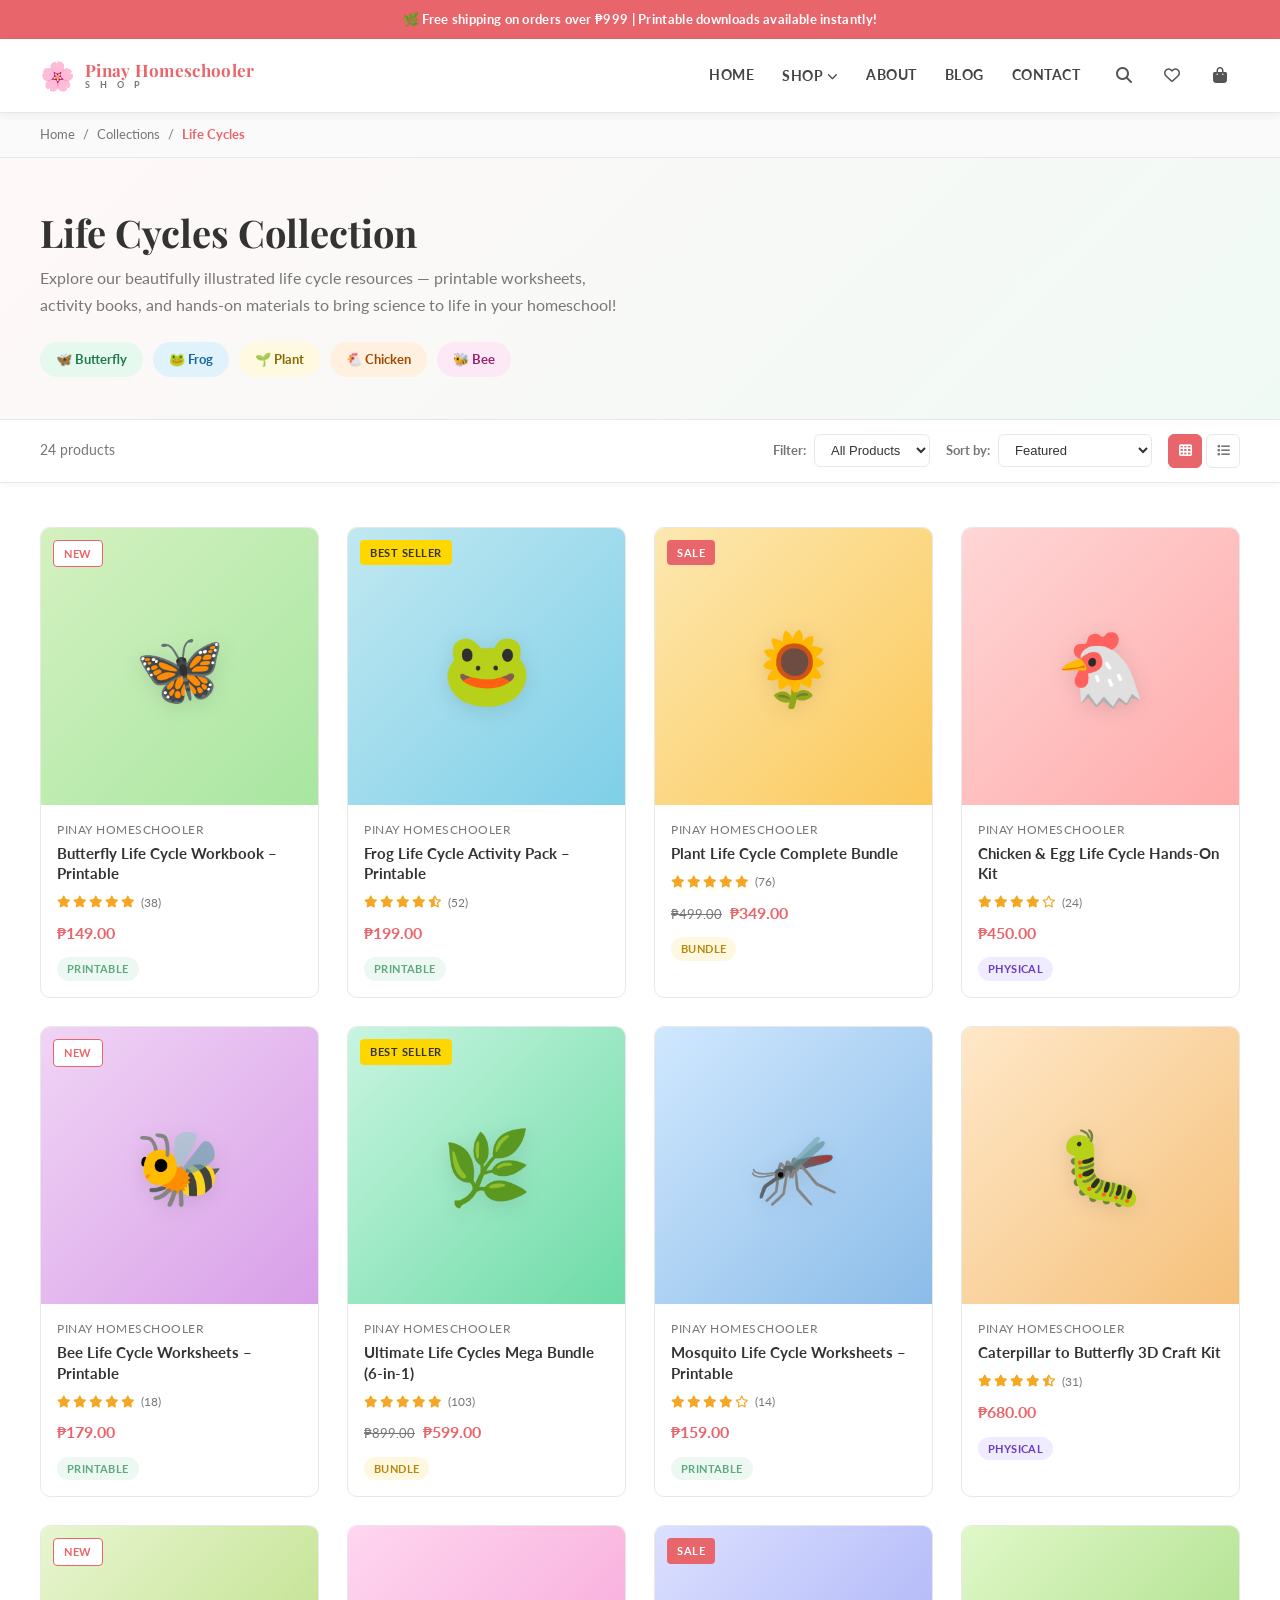
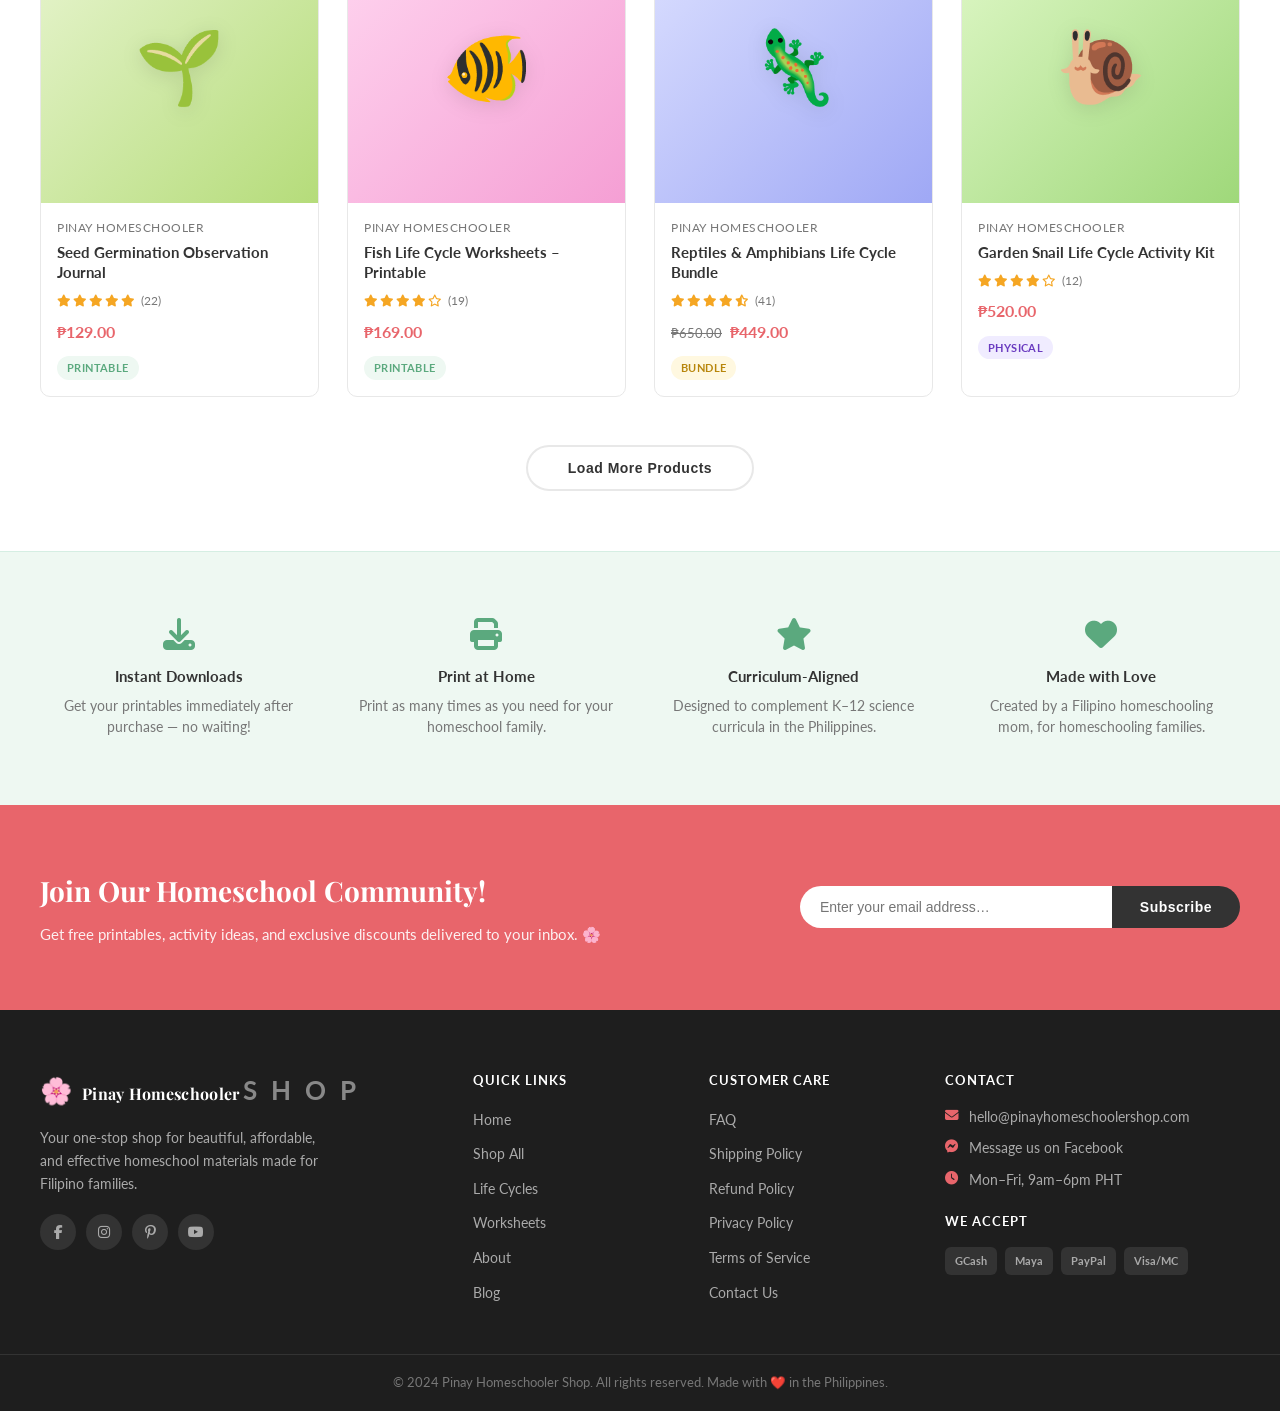
<file: index.html>
<!DOCTYPE html>
<html lang="en">
<head>
  <meta charset="UTF-8" />
  <meta name="viewport" content="width=device-width, initial-scale=1.0" />
  <title>Pinay Homeschooler Shop – Life Cycles Collection</title>
  <link rel="stylesheet" href="styles.css" />
  <link href="https://fonts.googleapis.com/css2?family=Playfair+Display:wght@400;600;700&family=Lato:wght@300;400;700&display=swap" rel="stylesheet" />
  <link rel="stylesheet" href="https://cdnjs.cloudflare.com/ajax/libs/font-awesome/6.4.0/css/all.min.css" />
</head>
<body>

  <!-- Announcement Bar -->
  <div class="announcement-bar">
    <p>🌿 Free shipping on orders over ₱999 | Printable downloads available instantly!</p>
  </div>

  <!-- Header -->
  <header class="header">
    <div class="container header-inner">
      <!-- Mobile Menu Toggle -->
      <button class="nav-toggle" id="navToggle" aria-label="Open menu">
        <span></span><span></span><span></span>
      </button>

      <!-- Logo -->
      <a href="index.html" class="logo">
        <span class="logo-icon">🌸</span>
        <div>
          <span class="logo-top">Pinay Homeschooler</span>
          <span class="logo-bottom">S H O P</span>
        </div>
      </a>

      <!-- Desktop Nav -->
      <nav class="nav-desktop">
        <a href="index.html">Home</a>
        <div class="nav-dropdown">
          <a href="#">Shop <i class="fas fa-chevron-down fa-xs"></i></a>
          <div class="dropdown-menu">
            <a href="index.html">Life Cycles</a>
            <a href="#">Worksheets</a>
            <a href="#">Flashcards</a>
            <a href="#">Science Kits</a>
            <a href="#">Math Activities</a>
          </div>
        </div>
        <a href="about.html">About</a>
        <a href="#">Blog</a>
        <a href="#">Contact</a>
      </nav>

      <!-- Header Actions -->
      <div class="header-actions">
        <button class="icon-btn" id="searchToggle" aria-label="Search">
          <i class="fas fa-search"></i>
        </button>
        <a href="#" class="icon-btn" aria-label="Wishlist">
          <i class="far fa-heart"></i>
        </a>
        <a href="cart.html" class="icon-btn cart-btn" aria-label="Cart">
          <i class="fas fa-shopping-bag"></i>
          <span class="cart-count" id="cartCount">0</span>
        </a>
      </div>
    </div>

    <!-- Search Bar -->
    <div class="search-bar" id="searchBar">
      <div class="container search-inner">
        <input type="text" placeholder="Search products…" class="search-input" />
        <button class="search-submit"><i class="fas fa-search"></i></button>
        <button class="search-close" id="searchClose"><i class="fas fa-times"></i></button>
      </div>
    </div>

    <!-- Mobile Nav -->
    <nav class="nav-mobile" id="mobileNav">
      <a href="index.html">Home</a>
      <a href="#">Shop All</a>
      <a href="#">Life Cycles</a>
      <a href="#">Worksheets</a>
      <a href="#">Flashcards</a>
      <a href="about.html">About</a>
      <a href="#">Blog</a>
      <a href="#">Contact</a>
    </nav>
  </header>

  <!-- Breadcrumb -->
  <div class="breadcrumb">
    <div class="container">
      <a href="index.html">Home</a>
      <span>/</span>
      <span>Collections</span>
      <span>/</span>
      <span>Life Cycles</span>
    </div>
  </div>

  <!-- Collection Hero -->
  <section class="collection-hero">
    <div class="container">
      <div class="collection-hero-inner">
        <div class="collection-hero-text">
          <h1>Life Cycles Collection</h1>
          <p>Explore our beautifully illustrated life cycle resources — printable worksheets, activity books, and hands-on materials to bring science to life in your homeschool!</p>
        </div>
        <div class="collection-hero-badges">
          <span class="badge badge-green">🦋 Butterfly</span>
          <span class="badge badge-blue">🐸 Frog</span>
          <span class="badge badge-yellow">🌱 Plant</span>
          <span class="badge badge-orange">🐔 Chicken</span>
          <span class="badge badge-pink">🐝 Bee</span>
        </div>
      </div>
    </div>
  </section>

  <!-- Collection Toolbar -->
  <section class="collection-toolbar">
    <div class="container toolbar-inner">
      <p class="product-count" id="productCount">24 products</p>
      <div class="toolbar-right">
        <div class="filter-group">
          <label>Filter:</label>
          <select id="filterSelect" onchange="filterProducts()">
            <option value="all">All Products</option>
            <option value="printable">Printable</option>
            <option value="physical">Physical</option>
            <option value="bundle">Bundle</option>
          </select>
        </div>
        <div class="filter-group">
          <label>Sort by:</label>
          <select id="sortSelect" onchange="sortProducts()">
            <option value="featured">Featured</option>
            <option value="price-asc">Price: Low → High</option>
            <option value="price-desc">Price: High → Low</option>
            <option value="newest">Newest</option>
            <option value="best-selling">Best Selling</option>
          </select>
        </div>
        <div class="view-toggle">
          <button class="view-btn active" id="gridViewBtn" onclick="setView('grid')" title="Grid view">
            <i class="fas fa-th"></i>
          </button>
          <button class="view-btn" id="listViewBtn" onclick="setView('list')" title="List view">
            <i class="fas fa-list"></i>
          </button>
        </div>
      </div>
    </div>
  </section>

  <!-- Products Grid -->
  <main class="collection-main">
    <div class="container">
      <div class="products-grid" id="productsGrid">

        <!-- Product Card 1 -->
        <div class="product-card" data-type="printable" data-price="149" data-date="2024-01" data-sales="120">
          <div class="product-img-wrap">
            <div class="product-img" style="background: linear-gradient(135deg,#d4f1c0,#a8e6a1);">
              <span class="product-emoji">🦋</span>
            </div>
            <span class="product-badge badge-new">New</span>
            <div class="product-overlay">
              <button class="btn-quick-add" onclick="addToCart('Butterfly Life Cycle Workbook', 149)">
                <i class="fas fa-shopping-bag"></i> Quick Add
              </button>
              <a href="product.html?id=1" class="btn-view-product">View Product</a>
            </div>
          </div>
          <div class="product-info">
            <p class="product-vendor">Pinay Homeschooler</p>
            <h3 class="product-title"><a href="product.html?id=1">Butterfly Life Cycle Workbook – Printable</a></h3>
            <div class="product-stars">
              <i class="fas fa-star"></i><i class="fas fa-star"></i><i class="fas fa-star"></i><i class="fas fa-star"></i><i class="fas fa-star"></i>
              <span>(38)</span>
            </div>
            <div class="product-price">
              <span class="price">₱149.00</span>
            </div>
            <span class="product-type-tag">Printable</span>
          </div>
        </div>

        <!-- Product Card 2 -->
        <div class="product-card" data-type="printable" data-price="199" data-date="2024-02" data-sales="95">
          <div class="product-img-wrap">
            <div class="product-img" style="background: linear-gradient(135deg,#c0e8f1,#7ecfe8);">
              <span class="product-emoji">🐸</span>
            </div>
            <span class="product-badge badge-bestseller">Best Seller</span>
            <div class="product-overlay">
              <button class="btn-quick-add" onclick="addToCart('Frog Life Cycle Activity Pack', 199)">
                <i class="fas fa-shopping-bag"></i> Quick Add
              </button>
              <a href="product.html?id=2" class="btn-view-product">View Product</a>
            </div>
          </div>
          <div class="product-info">
            <p class="product-vendor">Pinay Homeschooler</p>
            <h3 class="product-title"><a href="product.html?id=2">Frog Life Cycle Activity Pack – Printable</a></h3>
            <div class="product-stars">
              <i class="fas fa-star"></i><i class="fas fa-star"></i><i class="fas fa-star"></i><i class="fas fa-star"></i><i class="fas fa-star-half-alt"></i>
              <span>(52)</span>
            </div>
            <div class="product-price">
              <span class="price">₱199.00</span>
            </div>
            <span class="product-type-tag">Printable</span>
          </div>
        </div>

        <!-- Product Card 3 -->
        <div class="product-card" data-type="bundle" data-price="349" data-date="2023-12" data-sales="200">
          <div class="product-img-wrap">
            <div class="product-img" style="background: linear-gradient(135deg,#fde8b0,#fbc85a);">
              <span class="product-emoji">🌻</span>
            </div>
            <span class="product-badge badge-sale">SALE</span>
            <div class="product-overlay">
              <button class="btn-quick-add" onclick="addToCart('Plant Life Cycle Bundle', 349)">
                <i class="fas fa-shopping-bag"></i> Quick Add
              </button>
              <a href="product.html?id=3" class="btn-view-product">View Product</a>
            </div>
          </div>
          <div class="product-info">
            <p class="product-vendor">Pinay Homeschooler</p>
            <h3 class="product-title"><a href="product.html?id=3">Plant Life Cycle Complete Bundle</a></h3>
            <div class="product-stars">
              <i class="fas fa-star"></i><i class="fas fa-star"></i><i class="fas fa-star"></i><i class="fas fa-star"></i><i class="fas fa-star"></i>
              <span>(76)</span>
            </div>
            <div class="product-price">
              <span class="price-original">₱499.00</span>
              <span class="price">₱349.00</span>
            </div>
            <span class="product-type-tag tag-bundle">Bundle</span>
          </div>
        </div>

        <!-- Product Card 4 -->
        <div class="product-card" data-type="physical" data-price="450" data-date="2024-01" data-sales="60">
          <div class="product-img-wrap">
            <div class="product-img" style="background: linear-gradient(135deg,#ffd6d6,#ffaaaa);">
              <span class="product-emoji">🐔</span>
            </div>
            <div class="product-overlay">
              <button class="btn-quick-add" onclick="addToCart('Chicken & Egg Life Cycle Kit', 450)">
                <i class="fas fa-shopping-bag"></i> Quick Add
              </button>
              <a href="product.html?id=4" class="btn-view-product">View Product</a>
            </div>
          </div>
          <div class="product-info">
            <p class="product-vendor">Pinay Homeschooler</p>
            <h3 class="product-title"><a href="product.html?id=4">Chicken & Egg Life Cycle Hands-On Kit</a></h3>
            <div class="product-stars">
              <i class="fas fa-star"></i><i class="fas fa-star"></i><i class="fas fa-star"></i><i class="fas fa-star"></i><i class="far fa-star"></i>
              <span>(24)</span>
            </div>
            <div class="product-price">
              <span class="price">₱450.00</span>
            </div>
            <span class="product-type-tag tag-physical">Physical</span>
          </div>
        </div>

        <!-- Product Card 5 -->
        <div class="product-card" data-type="printable" data-price="179" data-date="2024-03" data-sales="88">
          <div class="product-img-wrap">
            <div class="product-img" style="background: linear-gradient(135deg,#f0d4f5,#d89fe8);">
              <span class="product-emoji">🐝</span>
            </div>
            <span class="product-badge badge-new">New</span>
            <div class="product-overlay">
              <button class="btn-quick-add" onclick="addToCart('Bee Life Cycle Worksheets', 179)">
                <i class="fas fa-shopping-bag"></i> Quick Add
              </button>
              <a href="product.html?id=5" class="btn-view-product">View Product</a>
            </div>
          </div>
          <div class="product-info">
            <p class="product-vendor">Pinay Homeschooler</p>
            <h3 class="product-title"><a href="product.html?id=5">Bee Life Cycle Worksheets – Printable</a></h3>
            <div class="product-stars">
              <i class="fas fa-star"></i><i class="fas fa-star"></i><i class="fas fa-star"></i><i class="fas fa-star"></i><i class="fas fa-star"></i>
              <span>(18)</span>
            </div>
            <div class="product-price">
              <span class="price">₱179.00</span>
            </div>
            <span class="product-type-tag">Printable</span>
          </div>
        </div>

        <!-- Product Card 6 -->
        <div class="product-card" data-type="bundle" data-price="599" data-date="2023-11" data-sales="150">
          <div class="product-img-wrap">
            <div class="product-img" style="background: linear-gradient(135deg,#c8f5e0,#6ddba7);">
              <span class="product-emoji">🌿</span>
            </div>
            <span class="product-badge badge-bestseller">Best Seller</span>
            <div class="product-overlay">
              <button class="btn-quick-add" onclick="addToCart('Ultimate Life Cycles Mega Bundle', 599)">
                <i class="fas fa-shopping-bag"></i> Quick Add
              </button>
              <a href="product.html?id=6" class="btn-view-product">View Product</a>
            </div>
          </div>
          <div class="product-info">
            <p class="product-vendor">Pinay Homeschooler</p>
            <h3 class="product-title"><a href="product.html?id=6">Ultimate Life Cycles Mega Bundle (6-in-1)</a></h3>
            <div class="product-stars">
              <i class="fas fa-star"></i><i class="fas fa-star"></i><i class="fas fa-star"></i><i class="fas fa-star"></i><i class="fas fa-star"></i>
              <span>(103)</span>
            </div>
            <div class="product-price">
              <span class="price-original">₱899.00</span>
              <span class="price">₱599.00</span>
            </div>
            <span class="product-type-tag tag-bundle">Bundle</span>
          </div>
        </div>

        <!-- Product Card 7 -->
        <div class="product-card" data-type="printable" data-price="159" data-date="2024-02" data-sales="70">
          <div class="product-img-wrap">
            <div class="product-img" style="background: linear-gradient(135deg,#d0e8ff,#8bbce8);">
              <span class="product-emoji">🦟</span>
            </div>
            <div class="product-overlay">
              <button class="btn-quick-add" onclick="addToCart('Mosquito Life Cycle Worksheets', 159)">
                <i class="fas fa-shopping-bag"></i> Quick Add
              </button>
              <a href="product.html?id=7" class="btn-view-product">View Product</a>
            </div>
          </div>
          <div class="product-info">
            <p class="product-vendor">Pinay Homeschooler</p>
            <h3 class="product-title"><a href="product.html?id=7">Mosquito Life Cycle Worksheets – Printable</a></h3>
            <div class="product-stars">
              <i class="fas fa-star"></i><i class="fas fa-star"></i><i class="fas fa-star"></i><i class="fas fa-star"></i><i class="far fa-star"></i>
              <span>(14)</span>
            </div>
            <div class="product-price">
              <span class="price">₱159.00</span>
            </div>
            <span class="product-type-tag">Printable</span>
          </div>
        </div>

        <!-- Product Card 8 -->
        <div class="product-card" data-type="physical" data-price="680" data-date="2023-10" data-sales="45">
          <div class="product-img-wrap">
            <div class="product-img" style="background: linear-gradient(135deg,#ffe8c8,#f5c07a);">
              <span class="product-emoji">🐛</span>
            </div>
            <div class="product-overlay">
              <button class="btn-quick-add" onclick="addToCart('Caterpillar to Butterfly 3D Kit', 680)">
                <i class="fas fa-shopping-bag"></i> Quick Add
              </button>
              <a href="product.html?id=8" class="btn-view-product">View Product</a>
            </div>
          </div>
          <div class="product-info">
            <p class="product-vendor">Pinay Homeschooler</p>
            <h3 class="product-title"><a href="product.html?id=8">Caterpillar to Butterfly 3D Craft Kit</a></h3>
            <div class="product-stars">
              <i class="fas fa-star"></i><i class="fas fa-star"></i><i class="fas fa-star"></i><i class="fas fa-star"></i><i class="fas fa-star-half-alt"></i>
              <span>(31)</span>
            </div>
            <div class="product-price">
              <span class="price">₱680.00</span>
            </div>
            <span class="product-type-tag tag-physical">Physical</span>
          </div>
        </div>

        <!-- Product Card 9 -->
        <div class="product-card" data-type="printable" data-price="129" data-date="2024-03" data-sales="55">
          <div class="product-img-wrap">
            <div class="product-img" style="background: linear-gradient(135deg,#e8f5d0,#b5dc7a);">
              <span class="product-emoji">🌱</span>
            </div>
            <span class="product-badge badge-new">New</span>
            <div class="product-overlay">
              <button class="btn-quick-add" onclick="addToCart('Seed Germination Observation Journal', 129)">
                <i class="fas fa-shopping-bag"></i> Quick Add
              </button>
              <a href="product.html?id=9" class="btn-view-product">View Product</a>
            </div>
          </div>
          <div class="product-info">
            <p class="product-vendor">Pinay Homeschooler</p>
            <h3 class="product-title"><a href="product.html?id=9">Seed Germination Observation Journal</a></h3>
            <div class="product-stars">
              <i class="fas fa-star"></i><i class="fas fa-star"></i><i class="fas fa-star"></i><i class="fas fa-star"></i><i class="fas fa-star"></i>
              <span>(22)</span>
            </div>
            <div class="product-price">
              <span class="price">₱129.00</span>
            </div>
            <span class="product-type-tag">Printable</span>
          </div>
        </div>

        <!-- Product Card 10 -->
        <div class="product-card" data-type="printable" data-price="169" data-date="2024-01" data-sales="67">
          <div class="product-img-wrap">
            <div class="product-img" style="background: linear-gradient(135deg,#ffd6f0,#f59fd4);">
              <span class="product-emoji">🐠</span>
            </div>
            <div class="product-overlay">
              <button class="btn-quick-add" onclick="addToCart('Fish Life Cycle Worksheets', 169)">
                <i class="fas fa-shopping-bag"></i> Quick Add
              </button>
              <a href="product.html?id=10" class="btn-view-product">View Product</a>
            </div>
          </div>
          <div class="product-info">
            <p class="product-vendor">Pinay Homeschooler</p>
            <h3 class="product-title"><a href="product.html?id=10">Fish Life Cycle Worksheets – Printable</a></h3>
            <div class="product-stars">
              <i class="fas fa-star"></i><i class="fas fa-star"></i><i class="fas fa-star"></i><i class="fas fa-star"></i><i class="far fa-star"></i>
              <span>(19)</span>
            </div>
            <div class="product-price">
              <span class="price">₱169.00</span>
            </div>
            <span class="product-type-tag">Printable</span>
          </div>
        </div>

        <!-- Product Card 11 -->
        <div class="product-card" data-type="bundle" data-price="449" data-date="2023-09" data-sales="180">
          <div class="product-img-wrap">
            <div class="product-img" style="background: linear-gradient(135deg,#dce0ff,#9fa8f5);">
              <span class="product-emoji">🦎</span>
            </div>
            <span class="product-badge badge-sale">SALE</span>
            <div class="product-overlay">
              <button class="btn-quick-add" onclick="addToCart('Reptiles Life Cycle Bundle', 449)">
                <i class="fas fa-shopping-bag"></i> Quick Add
              </button>
              <a href="product.html?id=11" class="btn-view-product">View Product</a>
            </div>
          </div>
          <div class="product-info">
            <p class="product-vendor">Pinay Homeschooler</p>
            <h3 class="product-title"><a href="product.html?id=11">Reptiles & Amphibians Life Cycle Bundle</a></h3>
            <div class="product-stars">
              <i class="fas fa-star"></i><i class="fas fa-star"></i><i class="fas fa-star"></i><i class="fas fa-star"></i><i class="fas fa-star-half-alt"></i>
              <span>(41)</span>
            </div>
            <div class="product-price">
              <span class="price-original">₱650.00</span>
              <span class="price">₱449.00</span>
            </div>
            <span class="product-type-tag tag-bundle">Bundle</span>
          </div>
        </div>

        <!-- Product Card 12 -->
        <div class="product-card" data-type="physical" data-price="520" data-date="2024-02" data-sales="38">
          <div class="product-img-wrap">
            <div class="product-img" style="background: linear-gradient(135deg,#e0f8c8,#9fd87a);">
              <span class="product-emoji">🐌</span>
            </div>
            <div class="product-overlay">
              <button class="btn-quick-add" onclick="addToCart('Garden Snail Life Cycle Kit', 520)">
                <i class="fas fa-shopping-bag"></i> Quick Add
              </button>
              <a href="product.html?id=12" class="btn-view-product">View Product</a>
            </div>
          </div>
          <div class="product-info">
            <p class="product-vendor">Pinay Homeschooler</p>
            <h3 class="product-title"><a href="product.html?id=12">Garden Snail Life Cycle Activity Kit</a></h3>
            <div class="product-stars">
              <i class="fas fa-star"></i><i class="fas fa-star"></i><i class="fas fa-star"></i><i class="fas fa-star"></i><i class="far fa-star"></i>
              <span>(12)</span>
            </div>
            <div class="product-price">
              <span class="price">₱520.00</span>
            </div>
            <span class="product-type-tag tag-physical">Physical</span>
          </div>
        </div>

      </div>

      <!-- Load More -->
      <div class="load-more-wrap">
        <button class="btn-load-more" onclick="loadMore()">Load More Products</button>
      </div>
    </div>
  </main>

  <!-- Features Section -->
  <section class="features-section">
    <div class="container features-grid">
      <div class="feature-item">
        <i class="fas fa-download feature-icon"></i>
        <h4>Instant Downloads</h4>
        <p>Get your printables immediately after purchase — no waiting!</p>
      </div>
      <div class="feature-item">
        <i class="fas fa-print feature-icon"></i>
        <h4>Print at Home</h4>
        <p>Print as many times as you need for your homeschool family.</p>
      </div>
      <div class="feature-item">
        <i class="fas fa-star feature-icon"></i>
        <h4>Curriculum-Aligned</h4>
        <p>Designed to complement K–12 science curricula in the Philippines.</p>
      </div>
      <div class="feature-item">
        <i class="fas fa-heart feature-icon"></i>
        <h4>Made with Love</h4>
        <p>Created by a Filipino homeschooling mom, for homeschooling families.</p>
      </div>
    </div>
  </section>

  <!-- Newsletter -->
  <section class="newsletter-section">
    <div class="container newsletter-inner">
      <div class="newsletter-text">
        <h2>Join Our Homeschool Community!</h2>
        <p>Get free printables, activity ideas, and exclusive discounts delivered to your inbox. 🌸</p>
      </div>
      <form class="newsletter-form" onsubmit="subscribeNewsletter(event)">
        <input type="email" placeholder="Enter your email address…" required />
        <button type="submit">Subscribe</button>
      </form>
    </div>
  </section>

  <!-- Footer -->
  <footer class="footer">
    <div class="container footer-grid">
      <div class="footer-col footer-about">
        <div class="footer-logo">
          <span>🌸</span>
          <div>
            <span class="logo-top">Pinay Homeschooler</span>
            <span class="logo-bottom">S H O P</span>
          </div>
        </div>
        <p>Your one-stop shop for beautiful, affordable, and effective homeschool materials made for Filipino families.</p>
        <div class="footer-social">
          <a href="#" aria-label="Facebook"><i class="fab fa-facebook-f"></i></a>
          <a href="#" aria-label="Instagram"><i class="fab fa-instagram"></i></a>
          <a href="#" aria-label="Pinterest"><i class="fab fa-pinterest-p"></i></a>
          <a href="#" aria-label="YouTube"><i class="fab fa-youtube"></i></a>
        </div>
      </div>
      <div class="footer-col">
        <h4>Quick Links</h4>
        <ul>
          <li><a href="index.html">Home</a></li>
          <li><a href="#">Shop All</a></li>
          <li><a href="#">Life Cycles</a></li>
          <li><a href="#">Worksheets</a></li>
          <li><a href="about.html">About</a></li>
          <li><a href="#">Blog</a></li>
        </ul>
      </div>
      <div class="footer-col">
        <h4>Customer Care</h4>
        <ul>
          <li><a href="#">FAQ</a></li>
          <li><a href="#">Shipping Policy</a></li>
          <li><a href="#">Refund Policy</a></li>
          <li><a href="#">Privacy Policy</a></li>
          <li><a href="#">Terms of Service</a></li>
          <li><a href="#">Contact Us</a></li>
        </ul>
      </div>
      <div class="footer-col">
        <h4>Contact</h4>
        <ul class="contact-list">
          <li><i class="fas fa-envelope"></i> hello@pinayhomeschoolershop.com</li>
          <li><i class="fab fa-facebook-messenger"></i> Message us on Facebook</li>
          <li><i class="fas fa-clock"></i> Mon–Fri, 9am–6pm PHT</li>
        </ul>
        <h4 style="margin-top:1.2rem">We Accept</h4>
        <div class="payment-icons">
          <span title="GCash">GCash</span>
          <span title="Maya">Maya</span>
          <span title="PayPal">PayPal</span>
          <span title="Card">Visa/MC</span>
        </div>
      </div>
    </div>
    <div class="footer-bottom">
      <div class="container">
        <p>© 2024 Pinay Homeschooler Shop. All rights reserved. Made with ❤️ in the Philippines.</p>
      </div>
    </div>
  </footer>

  <!-- Cart Toast -->
  <div class="cart-toast" id="cartToast">
    <i class="fas fa-check-circle"></i>
    <span id="cartToastMsg">Item added to cart!</span>
  </div>

  <script src="app.js"></script>
</body>
</html>
</file>
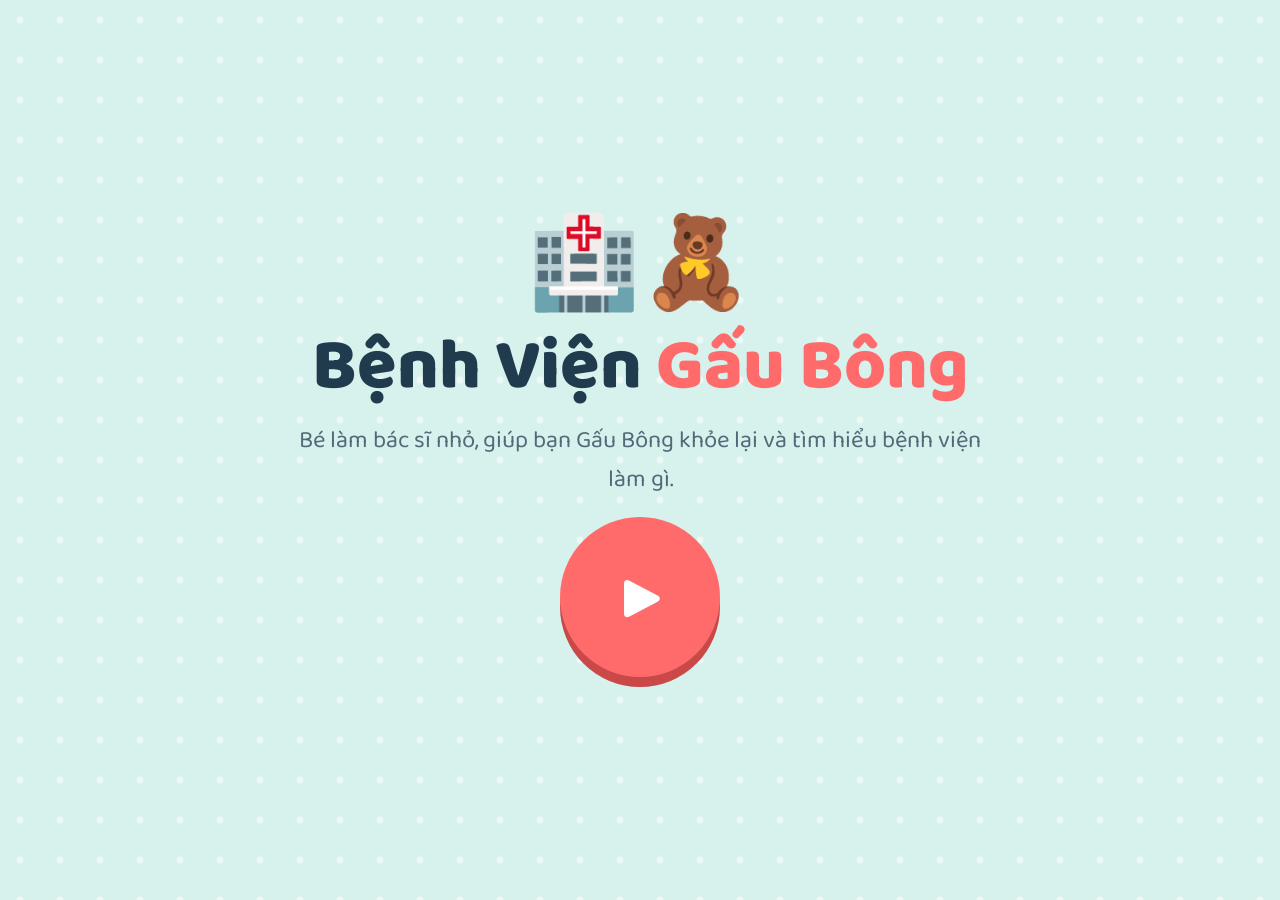
<file: benh-vien/index.html>
<!doctype html>
<html lang="vi">
<head>
<meta charset="utf-8">
<meta name="viewport" content="width=device-width, initial-scale=1, viewport-fit=cover, user-scalable=no">
<title>Bệnh Viện Gấu Bông</title>
<meta name="claude:viewport-fit-sides" content="cover">
<link rel="preconnect" href="https://fonts.googleapis.com">
<link rel="preconnect" href="https://fonts.gstatic.com" crossorigin>
<link rel="stylesheet" href="https://fonts.googleapis.com/css2?family=Baloo+2:wght@500;700;800&display=swap">
<style>
/* Layout: one-screen picture-book app — header, nurse speech bubble, stage, tool tray. Single bright theme on purpose. */
:root {
  color-scheme: light;
  --bg: #d7f1ec;        /* mint hospital wall */
  --paper: #ffffff;
  --ink: #1f3b4d;       /* deep teal-navy text */
  --ink-soft: #4f6b7a;
  --teal: #20a596;      /* scrubs */
  --coral: #ff6b6b;     /* red cross */
  --sun: #ffc94d;
  --sky: #8fd3ff;
  --lilac: #b48cf2;
  --line: #b8e0d8;
  --shadow: 0 6px 0 rgba(31,59,77,.18);
  --font: "Baloo 2", "Nunito", "Segoe UI Rounded", "Arial Rounded MT Bold", system-ui, sans-serif;
  --r: 28px;
}
* { box-sizing: border-box; -webkit-tap-highlight-color: transparent; }
[hidden] { display: none !important; }
html, body { height: 100%; }
body {
  margin: 0; background: var(--bg); color: var(--ink); font-family: var(--font);
  overflow: hidden; user-select: none; -webkit-user-select: none; touch-action: manipulation;
  background-image: radial-gradient(circle at 20px 20px, rgba(255,255,255,.55) 3px, transparent 4px);
  background-size: 40px 40px;
}
button { font-family: inherit; color: inherit; cursor: pointer; border: 0; }
button:focus-visible { outline: 5px solid var(--sun); outline-offset: 3px; }

#app {
  height: 100%; display: flex; flex-direction: column; gap: 10px;
  padding-block: 10px;
  padding-left: max(16px, env(safe-area-inset-left, 0px));
  padding-right: max(16px, env(safe-area-inset-right, 0px));
  max-width: 1100px; margin: 0 auto;
}

/* ---------- top bar ---------- */
.bar { display: flex; align-items: center; gap: 12px; }
.round {
  width: 64px; height: 64px; flex: none; border-radius: 50%; background: var(--paper);
  font-size: 32px; box-shadow: var(--shadow); display: grid; place-items: center;
  transition: transform .12s;
}
.round:active { transform: translateY(4px); box-shadow: 0 2px 0 rgba(31,59,77,.18); }
.title {
  flex: 1; min-width: 0; text-align: center; font-weight: 800; line-height: 1;
  font-size: clamp(24px, 5.5vw, 44px); letter-spacing: .01em; text-wrap: balance;
}
.title .cross { color: var(--coral); }

/* ---------- nurse bubble ---------- */
.guide { display: flex; align-items: center; gap: 10px; }
.nurse { font-size: 52px; line-height: 1; flex: none; filter: drop-shadow(0 3px 0 rgba(0,0,0,.12)); }
.bubble {
  flex: 1; min-width: 0; background: var(--paper); border-radius: 22px; padding: 10px 16px;
  font-size: clamp(18px, 3.6vw, 26px); font-weight: 700; line-height: 1.25; position: relative;
  box-shadow: var(--shadow); text-align: left;
}
.bubble::before {
  content: ""; position: absolute; left: -12px; top: 50%; translate: 0 -50%;
  border: 10px solid transparent; border-right: 14px solid var(--paper); border-left: 0;
}
.bubble .again { float: right; font-size: 24px; margin-left: 8px; opacity: .7; }

/* ---------- stage ---------- */
.stage { flex: 1; min-height: 0; position: relative; display: flex; flex-direction: column; gap: 10px; }
.scene {
  flex: 1; min-height: 0; position: relative; border-radius: var(--r); overflow: hidden;
  background: var(--paper); box-shadow: var(--shadow);
}
.scene svg.main { position: absolute; inset: 0; width: 100%; height: 100%; }
.tray { display: flex; justify-content: center; gap: 12px; flex-wrap: wrap; }
.tool {
  min-width: 92px; height: 92px; padding: 6px 10px; border-radius: 26px; background: var(--paper);
  box-shadow: var(--shadow); display: flex; flex-direction: column; align-items: center; justify-content: center;
  font-size: 44px; line-height: 1; position: relative; transition: transform .12s, opacity .2s;
}
.tool small { font-size: 15px; font-weight: 700; margin-top: 4px; color: var(--ink-soft); }
.tool:active { transform: translateY(4px); }
.tool.done::after {
  content: "✔"; position: absolute; top: -6px; right: -6px; width: 30px; height: 30px; border-radius: 50%;
  background: var(--teal); color: #fff; font-size: 18px; display: grid; place-items: center;
}
.tool.next { animation: nudge 1.1s ease-in-out infinite; outline: 4px solid var(--sun); }
.tool.dim { opacity: .45; }
@keyframes nudge { 0%,100% { transform: scale(1); } 50% { transform: scale(1.08); } }

/* ---------- home: hospital building ---------- */
.hospital { flex: 1; min-height: 0; display: flex; flex-direction: column; align-items: center; }
.sign {
  background: var(--paper); border-radius: 22px 22px 0 0; padding: 8px 26px 4px; box-shadow: var(--shadow);
  font-weight: 800; font-size: clamp(18px, 3.4vw, 26px); display: flex; align-items: center; gap: 10px;
}
.sign b { color: #fff; background: var(--coral); border-radius: 10px; width: 38px; height: 38px; display: grid; place-items: center; font-size: 30px; line-height: 1; }
.building {
  width: 100%; flex: 1; min-height: 0; background: #f6fbfa; border-radius: var(--r); box-shadow: var(--shadow);
  border: 6px solid var(--paper); padding: 14px; display: grid; gap: 14px;
  grid-template-columns: repeat(3, 1fr); grid-auto-rows: 1fr;
}
.door {
  border-radius: 24px; display: flex; flex-direction: column; align-items: center; justify-content: center; gap: 2px;
  font-size: clamp(44px, 8vw, 76px); line-height: 1; position: relative; color: var(--ink);
  background: var(--c); box-shadow: inset 0 -8px 0 rgba(0,0,0,.12), var(--shadow); min-height: 0;
  transition: transform .15s;
}
.door span { font-size: clamp(16px, 2.6vw, 24px); font-weight: 800; background: rgba(255,255,255,.85); padding: 2px 12px; border-radius: 99px; margin-top: 6px; }
.door:active { transform: scale(.96); }
.door .star { position: absolute; top: 6px; right: 10px; font-size: 32px; }

.shelf { display: flex; justify-content: center; gap: 8px; align-items: center; flex-wrap: wrap; }
.slot {
  width: 54px; height: 54px; border-radius: 50%; background: rgba(255,255,255,.6); border: 3px dashed var(--line);
  display: grid; place-items: center; font-size: 30px;
}
.slot.got { background: var(--paper); border: 3px solid var(--sun); animation: pop .5s; }
@keyframes pop { 0% { transform: scale(.3); } 70% { transform: scale(1.2); } 100% { transform: scale(1); } }

/* ---------- start screen ---------- */
.start {
  position: fixed; inset: 0; z-index: 50; background: var(--bg); display: flex; flex-direction: column;
  align-items: center; justify-content: center; gap: 18px; text-align: center; padding: 24px;
  background-image: radial-gradient(circle at 20px 20px, rgba(255,255,255,.55) 3px, transparent 4px); background-size: 40px 40px;
}
.start h1 { margin: 0; font-size: clamp(36px, 8vw, 72px); line-height: 1; font-weight: 800; text-wrap: balance; }
.start h1 em { font-style: normal; color: var(--coral); }
.start p { margin: 0; font-size: clamp(18px, 3vw, 24px); color: var(--ink-soft); max-width: 30em; }
.play {
  width: 160px; height: 160px; border-radius: 50%; background: var(--coral); color: #fff; font-size: 72px;
  box-shadow: 0 10px 0 #c94848; animation: nudge 1.4s ease-in-out infinite; display: grid; place-items: center;
}
.play:active { transform: translateY(8px); box-shadow: 0 2px 0 #c94848; }

/* ---------- celebration ---------- */
.party {
  position: fixed; inset: 0; z-index: 40; background: rgba(31,59,77,.55); display: grid; place-items: center; padding: 20px;
}
.party .card {
  background: var(--paper); border-radius: 36px; padding: 24px 28px; text-align: center; box-shadow: 0 12px 0 rgba(0,0,0,.2);
  display: flex; flex-direction: column; align-items: center; gap: 10px; animation: pop .5s; max-width: 92vw;
}
.party .big { font-size: 110px; line-height: 1; }
.party h2 { margin: 0; font-size: clamp(30px, 6vw, 48px); line-height: 1.05; }
.party .round { width: 90px; height: 90px; font-size: 46px; background: var(--sun); }
.confetti { position: fixed; top: -60px; font-size: 40px; z-index: 45; pointer-events: none; animation: fall linear forwards; }
@keyframes fall { to { transform: translateY(115vh) rotate(540deg); } }

/* ---------- room specifics ---------- */
.readout {
  position: absolute; top: 14px; right: 14px; background: var(--ink); color: #fff; border-radius: 18px;
  padding: 6px 16px; font-size: clamp(26px, 5vw, 42px); font-weight: 800; font-variant-numeric: tabular-nums;
  animation: pop .4s;
}
.pulse { animation: beat .55s ease-in-out infinite; transform-box: fill-box; transform-origin: center; }
@keyframes beat { 0%,100% { transform: scale(1); } 30% { transform: scale(1.25); } }
.blink { animation: blink .35s steps(1) infinite; }
@keyframes blink { 50% { opacity: .15; } }
.wobble { animation: wob .5s ease-in-out 2; transform-box: fill-box; transform-origin: center bottom; }
@keyframes wob { 25% { transform: rotate(-6deg); } 75% { transform: rotate(6deg); } }

/* ambulance */
.road { position: absolute; inset: 0; background: linear-gradient(#bfe8ff 0 62%, #8fcf7a 62% 70%, #6b7a86 70% 100%); }
.road::after { content: ""; position: absolute; left: 0; right: 0; top: 84%; height: 8px;
  background: repeating-linear-gradient(90deg, #fff 0 40px, transparent 40px 80px); }
.road .hosp { position: absolute; left: 4%; top: 22%; font-size: clamp(60px, 12vw, 110px); }
.road .bearbox { position: absolute; left: 50%; bottom: 14%; width: clamp(90px, 18vw, 150px); translate: -50% 0; }
.amb { position: absolute; bottom: 12%; right: -40%; font-size: clamp(90px, 18vw, 160px); line-height: 1; transition: right 2.2s cubic-bezier(.2,.8,.3,1), transform .2s; background: none; padding: 0; }
.amb .lights { position: absolute; top: 10%; left: 40%; display: flex; gap: 6px; }
.amb .lights i { width: 18px; height: 18px; border-radius: 50%; background: #ff3b3b; display: block; }
.amb .lights i + i { background: #3b8bff; animation-delay: .175s; }
.phone {
  position: absolute; top: 5%; bottom: 5%; left: 50%; translate: -50% 0; width: min(330px, 86%); background: var(--ink); border-radius: 34px;
  padding: 14px; display: flex; flex-direction: column; gap: 10px; box-shadow: 0 10px 0 rgba(0,0,0,.25);
}
.phone .screen { background: #eaf7ff; border-radius: 20px; height: 70px; display: flex; justify-content: center; align-items: center; gap: 12px; font-size: 48px; font-weight: 800; font-variant-numeric: tabular-nums; }
.phone .screen i { width: 40px; border-bottom: 5px solid var(--ink-soft); text-align: center; font-style: normal; line-height: 1; }
.keys { display: grid; grid-template-columns: repeat(3, 1fr); gap: 8px; flex: 1; min-height: 0; }
.keys button { border-radius: 50%; background: #3c5a6d; color: #fff; font-size: clamp(24px, 4.5vw, 34px); font-weight: 800; aspect-ratio: 1; max-height: 100%; justify-self: center; height: 100%; max-width: 100%; }
.keys button.glow { background: var(--sun); color: var(--ink); animation: nudge 1s infinite; }
.keys button.k0 { grid-column: 2; }

/* handwashing */
.sink { position: absolute; inset: 0; background: linear-gradient(#e9f7ff 0 72%, #cfe6ef 72%); }
.sink .basin { position: absolute; left: 10%; right: 10%; bottom: 4%; height: 28%; background: #fff; border-radius: 0 0 50% 50%; border: 6px solid #b9d7e3; }
.sink .faucet { position: absolute; left: 50%; top: 2%; translate: -50% 0; font-size: 64px; }
.sink .stream { position: absolute; left: 50%; top: 15%; width: 26px; height: 52%; translate: -50% 0; border-radius: 13px;
  background: linear-gradient(90deg, #8fd3ff, #d6f0ff, #8fd3ff); opacity: .85; animation: flow .3s linear infinite; }
@keyframes flow { 50% { opacity: .6; } }
.sink .hands { position: absolute; left: 50%; top: 52%; translate: -50% -50%; font-size: clamp(120px, 24vw, 210px); line-height: 1; }
.germ { position: absolute; font-size: clamp(38px, 7vw, 56px); background: none; padding: 6px; line-height: 1; animation: jiggle 1.2s ease-in-out infinite; translate: -50% -50%; }
@keyframes jiggle { 50% { transform: rotate(18deg) scale(1.1); } }
.bub { position: absolute; border-radius: 50%; background: radial-gradient(circle at 35% 35%, #fff, rgba(200,235,255,.7)); border: 2px solid rgba(143,211,255,.9); pointer-events: none; translate: -50% -50%; animation: pop .4s; }
.sparkle { position: absolute; font-size: 40px; pointer-events: none; translate: -50% -50%; animation: rise 1s ease-out forwards; }
@keyframes rise { to { transform: translateY(-60px) scale(1.4); opacity: 0; } }

/* rest room */
.night { position: absolute; inset: 0; background: rgba(20,30,70,.72); opacity: 0; transition: opacity 1s; pointer-events: none; display: flex; justify-content: flex-end; padding: 18px; font-size: 64px; }
.night.on { opacity: 1; }

@media (max-width: 560px) and (orientation: portrait) {
  .building { grid-template-columns: repeat(2, 1fr); }
  .slot { width: 44px; height: 44px; font-size: 24px; }
  .tool { min-width: 0; width: 64px; height: 76px; padding: 4px; font-size: 34px; border-radius: 20px; }
  .tool small { font-size: 12px; }
  .tray { gap: 8px; }
}
@media (prefers-reduced-motion: reduce) {
  *, *::before, *::after { animation-duration: .01ms !important; animation-iteration-count: 1 !important; transition-duration: .01ms !important; }
}
</style>
</head>
<body>
<div id="app">
  <div class="bar">
    <button class="round" id="homeBtn" aria-label="Về bệnh viện" hidden>🏠</button>
    <div class="title" id="title"><span class="cross">✚</span> Bệnh Viện Gấu Bông</div>
    <button class="round" id="soundBtn" aria-label="Bật hoặc tắt tiếng">🔊</button>
  </div>
  <div class="guide">
    <div class="nurse" aria-hidden="true">👩‍⚕️</div>
    <button class="bubble" id="bubble" aria-live="polite"><span class="again" aria-hidden="true">🔁</span><span id="bubbleText">Xin chào bé!</span></button>
  </div>
  <div class="stage" id="stage"></div>
</div>

<div class="start" id="start">
  <div style="font-size:90px;line-height:1">🏥🧸</div>
  <h1>Bệnh Viện <em>Gấu Bông</em></h1>
  <p>Bé làm bác sĩ nhỏ, giúp bạn Gấu Bông khỏe lại và tìm hiểu bệnh viện làm gì.</p>
  <button class="play" id="playBtn" aria-label="Bắt đầu chơi">▶</button>
</div>

<script>
(() => {
"use strict";

/* ================= storage (best effort) ================= */
const KEY = "benhvien-gaubong-v1";
let done = new Set();
try { done = new Set(JSON.parse(localStorage.getItem(KEY) || "[]")); } catch (e) {}
function saveDone() { try { localStorage.setItem(KEY, JSON.stringify([...done])); } catch (e) {} }

/* ================= sound ================= */
let soundOn = true, actx = null;
function ac() {
  if (!actx) { try { actx = new (window.AudioContext || window.webkitAudioContext)(); } catch (e) { return null; } }
  if (actx.state === "suspended") actx.resume();
  return actx;
}
function tone(f, dur = .15, type = "sine", vol = .2, at = 0, f2) {
  if (!soundOn) return; const c = ac(); if (!c) return;
  const t = c.currentTime + at, o = c.createOscillator(), g = c.createGain();
  o.type = type; o.frequency.setValueAtTime(f, t);
  if (f2) o.frequency.exponentialRampToValueAtTime(f2, t + dur);
  g.gain.setValueAtTime(0, t); g.gain.linearRampToValueAtTime(vol, t + .01);
  g.gain.exponentialRampToValueAtTime(.001, t + dur);
  o.connect(g).connect(c.destination); o.start(t); o.stop(t + dur + .02);
}
function noise(dur = .4, vol = .15, at = 0, freq = 1200) {
  if (!soundOn) return; const c = ac(); if (!c) return;
  const b = c.createBuffer(1, c.sampleRate * dur, c.sampleRate), d = b.getChannelData(0);
  for (let i = 0; i < d.length; i++) d[i] = Math.random() * 2 - 1;
  const s = c.createBufferSource(), f = c.createBiquadFilter(), g = c.createGain(), t = c.currentTime + at;
  s.buffer = b; f.type = "bandpass"; f.frequency.value = freq;
  g.gain.setValueAtTime(vol, t); g.gain.exponentialRampToValueAtTime(.001, t + dur);
  s.connect(f).connect(g).connect(c.destination); s.start(t);
}
const sfx = {
  pop: () => tone(500, .12, "sine", .25, 0, 1000),
  tap: () => tone(700, .08, "triangle", .15),
  ding: () => { tone(880, .25, "sine", .2); tone(1320, .35, "sine", .15, .12); },
  oops: () => tone(300, .2, "sine", .15, 0, 220),
  cheer: () => [523, 659, 784, 1047, 784, 1047].forEach((f, i) => tone(f, .22, "triangle", .2, i * .11)),
  heart: () => { for (let i = 0; i < 4; i++) { tone(70, .12, "sine", .6, i * .7); tone(60, .14, "sine", .45, i * .7 + .17); } },
  siren: () => { for (let i = 0; i < 4; i++) { tone(700, .4, "square", .06, i * .8, 950); tone(950, .4, "square", .06, i * .8 + .4, 700); } },
  water: () => noise(1.2, .12, 0, 2500),
  ring: () => { for (let i = 0; i < 2; i++) { tone(440, .35, "sine", .12, i * .55); tone(480, .35, "sine", .12, i * .55); } },
  scrub: () => noise(.25, .1, 0, 4000),
  beep: () => tone(1500, .1, "square", .07),
  zap: () => tone(1200, .6, "sawtooth", .05, 0, 200),
};

/* ================= voice ================= */
let viVoice = null;
function pickVoice() {
  if (!("speechSynthesis" in window)) return;
  const vs = speechSynthesis.getVoices();
  viVoice = vs.find(v => /^vi/i.test(v.lang)) || null;
}
if ("speechSynthesis" in window) { pickVoice(); speechSynthesis.onvoiceschanged = pickVoice; }
let lastLine = "";
function say(text, then) {
  lastLine = text;
  const el = document.getElementById("bubbleText");
  el.textContent = text;
  const b = document.getElementById("bubble"); b.classList.remove("wobble"); void b.offsetWidth;
  if (!soundOn || !("speechSynthesis" in window)) { if (then) setTimeout(then, 600 + text.length * 45); return; }
  try {
    speechSynthesis.cancel();
    const u = new SpeechSynthesisUtterance(text.replace(/[^\p{L}\p{N}\s.,!?°]/gu, ""));
    u.lang = "vi-VN"; if (viVoice) u.voice = viVoice; u.rate = .92; u.pitch = 1.15;
    let fired = false; const go = () => { if (!fired) { fired = true; then && then(); } };
    u.onend = go; u.onerror = go;
    if (then) setTimeout(go, 1500 + text.length * 90); // safety if onend never fires
    speechSynthesis.speak(u);
  } catch (e) { if (then) setTimeout(then, 800); }
}

/* ================= helpers ================= */
const $ = (s, r = document) => r.querySelector(s);
const stage = $("#stage");
let timers = [];
const later = (fn, ms) => { const t = setTimeout(fn, ms); timers.push(t); return t; };
function clearTimers() { timers.forEach(clearTimeout); timers = []; }
function h(html) { const t = document.createElement("template"); t.innerHTML = html.trim(); return t.content.firstElementChild; }
function svgPoint(svg, e) {
  const p = svg.createSVGPoint(); p.x = e.clientX; p.y = e.clientY;
  return p.matrixTransform(svg.getScreenCTM().inverse());
}
function sparkleAt(parent, x, y, ch = "✨") {
  const s = h(`<div class="sparkle">${ch}</div>`); s.style.left = x; s.style.top = y;
  parent.appendChild(s); setTimeout(() => s.remove(), 1000);
}

/* ================= the bear ================= */
const FUR = "#c98b5a", LIGHT = "#efcfa9", DARK = "#5a3a22";
function faceSVG(mood) {
  const eyes = mood === "sleep"
    ? `<path d="M70 72 Q78 79 86 72 M114 72 Q122 79 130 72" stroke="${DARK}" stroke-width="4" fill="none" stroke-linecap="round"/>`
    : `<circle cx="78" cy="72" r="7" fill="${DARK}"/><circle cx="122" cy="72" r="7" fill="${DARK}"/>
       <circle cx="80" cy="70" r="2.4" fill="#fff"/><circle cx="124" cy="70" r="2.4" fill="#fff"/>`;
  const brows = (mood === "sad" || mood === "sick")
    ? `<path d="M68 62 L86 56 M132 62 L114 56" stroke="${DARK}" stroke-width="4" stroke-linecap="round"/>` : "";
  const mouths = {
    happy: `<path d="M86 106 Q100 121 114 106" stroke="${DARK}" stroke-width="4" fill="none" stroke-linecap="round"/>`,
    sad: `<path d="M88 116 Q100 105 112 116" stroke="${DARK}" stroke-width="4" fill="none" stroke-linecap="round"/>`,
    sick: `<path d="M88 114 Q94 109 100 114 Q106 119 112 114" stroke="${DARK}" stroke-width="4" fill="none" stroke-linecap="round"/>`,
    open: `<ellipse cx="100" cy="113" rx="11" ry="14" fill="#7a2e2e"/><ellipse cx="100" cy="121" rx="7" ry="4.5" fill="#ff8a8a"/>`,
    sleep: `<path d="M93 110 Q100 114 107 110" stroke="${DARK}" stroke-width="4" fill="none" stroke-linecap="round"/>`,
  };
  const cheeks = mood === "sick" ? "#ff5a5a" : "#ff9a9a";
  return `${eyes}${brows}
    <circle cx="66" cy="96" r="9" fill="${cheeks}" opacity="${mood === "sick" ? .75 : .5}"/>
    <circle cx="134" cy="96" r="9" fill="${cheeks}" opacity="${mood === "sick" ? .75 : .5}"/>
    <ellipse cx="100" cy="91" rx="9" ry="6.5" fill="${DARK}"/>
    ${mouths[mood] || mouths.happy}`;
}
function bearSVG({ mood = "happy", extra = "", under = "", vb = "0 0 200 280", cls = "main" } = {}) {
  return `<svg class="${cls}" viewBox="${vb}" preserveAspectRatio="xMidYMid meet" aria-hidden="true">
    ${under}
    <g class="bear">
      <ellipse cx="70" cy="250" rx="24" ry="17" fill="${FUR}"/><ellipse cx="130" cy="250" rx="24" ry="17" fill="${FUR}"/>
      <ellipse cx="70" cy="254" rx="13" ry="9" fill="${LIGHT}"/><ellipse cx="130" cy="254" rx="13" ry="9" fill="${LIGHT}"/>
      <ellipse cx="44" cy="172" rx="18" ry="34" fill="${FUR}" transform="rotate(25 44 172)"/>
      <ellipse cx="156" cy="172" rx="18" ry="34" fill="${FUR}" transform="rotate(-25 156 172)"/>
      <ellipse cx="100" cy="192" rx="56" ry="62" fill="${FUR}"/>
      <ellipse cx="100" cy="200" rx="36" ry="42" fill="${LIGHT}"/>
      <circle cx="54" cy="40" r="22" fill="${FUR}"/><circle cx="146" cy="40" r="22" fill="${FUR}"/>
      <circle cx="54" cy="40" r="11" fill="${LIGHT}"/><circle cx="146" cy="40" r="11" fill="${LIGHT}"/>
      <circle cx="100" cy="82" r="56" fill="${FUR}"/>
      <ellipse cx="100" cy="102" rx="27" ry="21" fill="${LIGHT}"/>
      <g class="face">${faceSVG(mood)}</g>
    </g>
    ${extra}
  </svg>`;
}
function setFace(root, mood) { const f = root.querySelector(".face"); if (f) f.innerHTML = faceSVG(mood); }

/* ================= rooms ================= */
const ROOMS = [
  { id: "cuu-thuong", name: "Xe cứu thương", icon: "🚑", c: "#ffb3b3", run: roomAmbulance },
  { id: "rua-tay", name: "Rửa tay", icon: "🧼", c: "#bfe6ff", run: roomWash },
  { id: "kham", name: "Phòng khám", icon: "🩺", c: "#a8e6dc", run: roomCheckup },
  { id: "x-quang", name: "Chụp X-quang", icon: "🦴", c: "#c9cff7", run: roomXray },
  { id: "bang-bo", name: "Băng bó", icon: "🩹", c: "#ffd7a8", run: roomBandage },
  { id: "nghi", name: "Phòng nghỉ", icon: "🛏️", c: "#dccaff", run: roomRest },
];

function setTitle(html) { $("#title").innerHTML = html; }

function showHome(greet = true) {
  clearTimers(); stage.innerHTML = "";
  $("#homeBtn").hidden = true;
  setTitle(`<span class="cross">✚</span> Bệnh Viện Gấu Bông`);
  const wrap = h(`<div class="hospital">
      <div class="sign"><b>+</b> BỆNH VIỆN</div>
      <div class="building"></div>
    </div>`);
  const bld = $(".building", wrap);
  ROOMS.forEach(r => {
    const d = h(`<button class="door" style="--c:${r.c}" aria-label="${r.name}">
        ${r.icon}<span>${r.name}</span>${done.has(r.id) ? '<i class="star">⭐</i>' : ""}</button>`);
    d.addEventListener("click", () => { sfx.tap(); openRoom(r); });
    bld.appendChild(d);
  });
  stage.appendChild(wrap);
  const shelf = h(`<div class="shelf" aria-label="Huy hiệu của bé"></div>`);
  ROOMS.forEach(r => shelf.appendChild(h(`<div class="slot ${done.has(r.id) ? "got" : ""}">${done.has(r.id) ? r.icon : ""}</div>`)));
  stage.appendChild(shelf);
  if (greet) {
    const left = ROOMS.length - done.size;
    say(left === ROOMS.length ? "Bạn Gấu Bông bị ốm rồi. Bé chạm vào một phòng để giúp bạn ấy nhé!"
      : left === 0 ? "Bé đã giúp bạn Gấu ở mọi phòng. Bé là bác sĩ giỏi nhất! Chơi lại phòng nào cũng được nhé."
      : `Giỏi lắm! Còn ${left} phòng nữa. Bé chọn phòng nào?`);
  }
}

function openRoom(r) {
  clearTimers(); stage.innerHTML = "";
  $("#homeBtn").hidden = false;
  setTitle(`${r.icon} ${r.name}`);
  r.run(r);
}

function finish(r, line) {
  const first = !done.has(r.id);
  done.add(r.id); saveDone(); sfx.cheer();
  const all = done.size === ROOMS.length && first;
  const p = h(`<div class="party" role="dialog" aria-label="Hoàn thành">
     <div class="card">
       <div class="big">${all ? "🏆" : r.icon}</div>
       <h2>${all ? "Bé là bác sĩ giỏi!" : "Giỏi quá!"}</h2>
       <div style="font-size:42px">⭐⭐⭐</div>
       <button class="round" aria-label="Về bệnh viện">🏠</button>
     </div></div>`);
  document.body.appendChild(p);
  for (let i = 0; i < 22; i++) {
    const c = h(`<div class="confetti">${["⭐", "🎈", "💖", "🌟", "🎉"][i % 5]}</div>`);
    c.style.left = Math.random() * 100 + "vw"; c.style.animationDuration = 2 + Math.random() * 2.5 + "s";
    c.style.animationDelay = Math.random() * .8 + "s";
    document.body.appendChild(c); setTimeout(() => c.remove(), 5500);
  }
  say(all ? "Hoan hô! Bé đã giúp bạn Gấu ở tất cả các phòng. Bé là bác sĩ nhỏ giỏi nhất!" : line + " Bé được một ngôi sao!");
  $(".round", p).addEventListener("click", () => { sfx.tap(); p.remove(); showHome(); });
}

/* tool tray helper: steps run in order; the next one glows */
function makeTray(steps, onAll) {
  const tray = h(`<div class="tray"></div>`);
  let i = 0;
  const btns = steps.map((s, k) => {
    const b = h(`<button class="tool" aria-label="${s.label}">${s.icon}<small>${s.label}</small></button>`);
    b.addEventListener("click", () => {
      if (b.classList.contains("done") || tray.dataset.busy) return;
      if (k !== i && steps.ordered !== false) { sfx.oops(); say(`Chưa đâu bé ơi. Chạm vào ${steps[i].label} trước nhé!`); return; }
      sfx.tap(); tray.dataset.busy = "1";
      s.act(() => {
        delete tray.dataset.busy; b.classList.add("done"); b.classList.remove("next");
        i = steps.findIndex((_, j) => !btns[j].classList.contains("done"));
        if (i === -1) { later(onAll, 600); } else refresh();
      });
    });
    return b;
  });
  function refresh() {
    btns.forEach((b, k) => {
      b.classList.toggle("next", k === i && steps.ordered !== false);
      b.classList.toggle("dim", steps.ordered !== false && k !== i && !b.classList.contains("done"));
    });
  }
  btns.forEach(b => tray.appendChild(b)); refresh();
  return tray;
}

/* ---------- 1. Ambulance: call 115 ---------- */
function roomAmbulance(r) {
  const scene = h(`<div class="scene"><div class="road">
      <div class="hosp">🏥</div>
      <div class="bearbox">${bearSVG({ mood: "sad", cls: "" })}</div>
      <button class="amb" aria-label="Xe cứu thương"><div class="lights"><i class="blink"></i><i class="blink"></i></div>🚑</button>
    </div></div>`);
  stage.appendChild(scene);
  const bearbox = $(".bearbox", scene), amb = $(".amb", scene);
  const tray = h(`<div class="tray"><button class="tool next" aria-label="Gọi điện">📞<small>Gọi điện</small></button></div>`);
  stage.appendChild(tray);
  say("Ối! Bạn Gấu bị ngã đau chân rồi. Bé chạm vào điện thoại để gọi cấp cứu nhé!");
  let stage2 = false;
  $(".tool", tray).addEventListener("click", () => {
    if (stage2) return; stage2 = true; sfx.tap(); tray.remove();
    const phone = h(`<div class="phone"><div class="screen"><i></i><i></i><i></i></div><div class="keys"></div></div>`);
    const keys = $(".keys", phone);
    [1, 2, 3, 4, 5, 6, 7, 8, 9, 0].forEach(n => keys.appendChild(h(`<button class="${n === 0 ? "k0" : ""}" data-n="${n}">${n}</button>`)));
    scene.appendChild(phone);
    const target = [1, 1, 5]; let pos = 0;
    const glow = () => keys.querySelectorAll("button").forEach(b => b.classList.toggle("glow", +b.dataset.n === target[pos]));
    glow();
    say("Số cấp cứu là một, một, năm. Bé bấm nút đang sáng nhé!");
    keys.addEventListener("click", e => {
      const b = e.target.closest("button"); if (!b || pos >= 3) return;
      if (+b.dataset.n !== target[pos]) { sfx.oops(); say(`Bé bấm số ${["một", "một", "năm"][pos]} nhé!`); return; }
      sfx.beep(); phone.querySelectorAll(".screen i")[pos].textContent = target[pos];
      say(["Một", "Một", "Năm"][pos]); pos++; glow();
      if (pos === 3) {
        later(() => { sfx.ring(); }, 400);
        later(() => say("A lô, cấp cứu một một năm xin nghe! Xe cứu thương đến ngay đây!", () => {
          phone.remove(); sfx.siren(); amb.style.right = "8%";
          later(() => say("Xe cứu thương đến rồi! Bé chạm vào xe để đưa bạn Gấu vào bệnh viện nhé!"), 2300);
          amb.classList.add("next");
          amb.onclick = () => {
            amb.onclick = null; sfx.siren(); bearbox.style.transition = "opacity .6s"; bearbox.style.opacity = "0";
            later(() => { amb.style.transition = "right 2.4s ease-in"; amb.style.right = "130%"; }, 700);
            later(() => finish(r, "Cảm ơn bé! Xe cứu thương đã đưa bạn Gấu đến bệnh viện. Nhớ nhé, số cấp cứu là một một năm."), 3000);
          };
        }), 1600);
      }
    });
  });
}

/* ---------- 2. Handwashing ---------- */
function roomWash(r) {
  const scene = h(`<div class="scene"><div class="sink">
      <div class="faucet">🚰</div><div class="stream" hidden></div><div class="basin"></div>
      <div class="hands">🤲</div>
    </div></div>`);
  stage.appendChild(scene);
  const sink = $(".sink", scene), stream = $(".stream", scene);
  const germSpots = [[38, 42], [60, 38], [46, 62], [64, 60], [52, 50]];
  let germs = [];
  function addGerms() {
    germSpots.forEach(([x, y]) => {
      const g = h(`<button class="germ" aria-label="Vi trùng">🦠</button>`);
      g.style.left = x + "%"; g.style.top = y + "%"; sink.appendChild(g); germs.push(g);
    });
  }
  addGerms();
  function bubbles(n = 14) {
    for (let i = 0; i < n; i++) {
      const s = 18 + Math.random() * 34, b = h(`<div class="bub"></div>`);
      b.style.width = b.style.height = s + "px"; b.style.left = 32 + Math.random() * 36 + "%"; b.style.top = 34 + Math.random() * 36 + "%";
      sink.appendChild(b);
    }
  }
  const steps = [
    { icon: "💧", label: "Làm ướt", act: ok => { stream.hidden = false; sfx.water(); say("Mở nước, làm ướt hai tay nào!"); later(() => { stream.hidden = true; ok(); }, 1600); } },
    { icon: "🧼", label: "Xà phòng", act: ok => { sfx.pop(); bubbles(); say("Xoa xà phòng, bọt trắng xóa!"); later(ok, 1200); } },
    {
      icon: "👐", label: "Chà tay", act: ok => {
        say("Có vi trùng kìa! Bé chạm vào từng con vi trùng để chà sạch nhé!");
        let left = germs.length;
        germs.forEach(g => g.addEventListener("click", () => {
          sfx.scrub(); sparkleAt(sink, g.style.left, g.style.top, "🫧"); g.remove(); left--;
          if (left > 0) say(["Một", "Hai", "Ba", "Bốn", "Năm"][germs.length - left - 1] + "!");
          else { say("Hết vi trùng rồi! Sạch quá!"); later(ok, 900); }
        }, { once: true }));
      }
    },
    { icon: "🚿", label: "Xả nước", act: ok => { stream.hidden = false; sfx.water(); say("Xả sạch bọt xà phòng nào!"); later(() => { sink.querySelectorAll(".bub").forEach(b => b.remove()); }, 900); later(() => { stream.hidden = true; ok(); }, 1600); } },
    { icon: "🧻", label: "Lau khô", act: ok => { sfx.ding(); ["30%", "50%", "70%"].forEach((x, i) => later(() => sparkleAt(sink, x, "45%"), i * 200)); say("Lau khô tay. Tay bé sạch tinh tươm!"); later(ok, 1300); } },
  ];
  stage.appendChild(makeTray(steps, () => finish(r, "Bác sĩ luôn rửa tay trước khi khám bệnh để không lây vi trùng. Bé cũng rửa tay thật sạch nhé!")));
  say("Trước khi khám bệnh, bác sĩ phải rửa tay. Bé chạm vào giọt nước nhé!");
}

/* ---------- 3. Check-up ---------- */
function roomCheckup(r) {
  const extra = `
    <g id="thermo" hidden>
      <rect x="112" y="104" width="60" height="10" rx="5" fill="#fff" stroke="#8aa" stroke-width="2" transform="rotate(-15 112 109)"/>
      <rect x="120" y="106" width="40" height="5" rx="2.5" fill="#ff4d4d" transform="rotate(-15 112 109)"/>
      <circle cx="113" cy="110" r="7" fill="#ff4d4d"/>
    </g>
    <g id="steth" hidden>
      <path d="M60 130 Q56 170 100 172" stroke="#3a4a5a" stroke-width="5" fill="none"/>
      <circle cx="100" cy="176" r="13" fill="#9fb3c4" stroke="#3a4a5a" stroke-width="4"/>
      <path class="pulse" d="M100 214 C70 196 72 168 88 168 C95 168 100 174 100 178 C100 174 105 168 112 168 C128 168 130 196 100 214 Z" fill="#ff4d6d" transform="translate(0 4)"/>
    </g>
    <g id="light" hidden>
      <polygon points="200,60 200,140 108,116 108,108" fill="#ffe680" opacity=".55"/>
    </g>
    <g id="scale" hidden>
      <rect x="30" y="258" width="140" height="20" rx="8" fill="#9fb3c4"/>
      <rect x="80" y="262" width="40" height="12" rx="3" fill="#1f3b4d"/>
    </g>`;
  const scene = h(`<div class="scene">${bearSVG({ mood: "sick", extra })}</div>`);
  stage.appendChild(scene);
  const svg = $("svg", scene);
  const show = (id, on = true) => { svg.querySelector("#" + id).toggleAttribute("hidden", !on); };
  let readout = null;
  const read = txt => { readout && readout.remove(); readout = h(`<div class="readout">${txt}</div>`); scene.appendChild(readout); };
  const hideAll = () => { ["thermo", "steth", "light", "scale"].forEach(i => show(i, false)); readout && readout.remove(); setFace(svg, "sick"); };
  const steps = [
    { icon: "🌡️", label: "Nhiệt độ", act: ok => { hideAll(); show("thermo"); sfx.beep(); later(() => { sfx.beep(); read("38°C 🔥"); say("Ba mươi tám độ. Người bạn Gấu nóng quá, bạn ấy bị sốt rồi!", ok); }, 1200); } },
    { icon: "🩺", label: "Nghe tim", act: ok => { hideAll(); show("steth"); sfx.heart(); read("💓"); say("Nghe tim nào. Thình thịch, thình thịch! Tim bạn Gấu khỏe lắm.", ok); } },
    { icon: "🔦", label: "Xem họng", act: ok => { hideAll(); show("light"); setFace(svg, "open"); say("Há miệng ra nào, A a a! Cổ họng hơi đỏ một chút.", ok); } },
    { icon: "⚖️", label: "Cân nặng", act: ok => { hideAll(); show("scale"); sfx.ding(); read("16 kg"); say("Bạn Gấu đứng lên cân. Mười sáu ký!", ok); } },
  ];
  stage.appendChild(makeTray(steps, () => { hideAll(); finish(r, "Bác sĩ khám xong rồi. Bạn Gấu bị cảm, cần uống thuốc và nghỉ ngơi."); }));
  say("Bạn Gấu thấy mệt. Bác sĩ nhỏ ơi, mình khám cho bạn ấy nhé! Đầu tiên là đo nhiệt độ.");
}

/* ---------- 4. X-ray ---------- */
function roomXray(r) {
  const BONE = "#eaf6ff";
  let ribs = "";
  for (let i = 0; i < 4; i++) {
    const y = 148 + i * 15;
    ribs += `<path d="M100 ${y} Q74 ${y - 4} 66 ${y + 12} M100 ${y} Q126 ${y - 4} 134 ${y + 12}" stroke="${BONE}" stroke-width="6" fill="none" stroke-linecap="round"/>`;
  }
  let spine = "";
  for (let y = 132; y <= 226; y += 12) spine += `<rect x="94" y="${y}" width="12" height="9" rx="3" fill="${BONE}"/>`;
  const svgStr = `<svg class="main" viewBox="0 0 200 280" preserveAspectRatio="xMidYMid meet" aria-hidden="true" style="touch-action:none">
    <defs><clipPath id="lens"><circle id="lensC" cx="100" cy="140" r="44"/></clipPath></defs>
    <rect x="-400" y="-400" width="1000" height="1100" fill="#0b1a2e"/>
    <g fill="#1f4068">
      <ellipse cx="70" cy="250" rx="24" ry="17"/><ellipse cx="130" cy="250" rx="24" ry="17"/>
      <ellipse cx="44" cy="172" rx="18" ry="34" transform="rotate(25 44 172)"/><ellipse cx="156" cy="172" rx="18" ry="34" transform="rotate(-25 156 172)"/>
      <ellipse cx="100" cy="192" rx="56" ry="62"/><circle cx="54" cy="40" r="22"/><circle cx="146" cy="40" r="22"/><circle cx="100" cy="82" r="56"/>
    </g>
    <g clip-path="url(#lens)">
      <rect x="-400" y="-400" width="1000" height="1100" fill="#16365a"/>
      <ellipse cx="100" cy="80" rx="40" ry="37" fill="${BONE}"/>
      <circle cx="84" cy="76" r="10" fill="#16365a"/><circle cx="116" cy="76" r="10" fill="#16365a"/>
      <path d="M100 88 l-5 9 h10 z" fill="#16365a"/>
      <rect x="80" y="108" width="40" height="12" rx="4" fill="${BONE}"/>
      ${spine}${ribs}
      <ellipse cx="100" cy="234" rx="30" ry="11" fill="none" stroke="${BONE}" stroke-width="6"/>
      <line x1="64" y1="150" x2="36" y2="198" stroke="${BONE}" stroke-width="8" stroke-linecap="round"/>
      <line x1="136" y1="150" x2="164" y2="198" stroke="${BONE}" stroke-width="8" stroke-linecap="round"/>
      <line x1="80" y1="240" x2="68" y2="262" stroke="${BONE}" stroke-width="9" stroke-linecap="round"/>
      <line x1="120" y1="240" x2="125" y2="250" stroke="${BONE}" stroke-width="9" stroke-linecap="round"/>
      <line x1="128" y1="255" x2="132" y2="264" stroke="${BONE}" stroke-width="9" stroke-linecap="round"/>
      <path id="crack" d="M118 252 l6 -5 l2 6 l6 -4 l2 6" stroke="#ff4d4d" stroke-width="3.5" fill="none" stroke-linejoin="round"/>
    </g>
    <circle id="lensRing" cx="100" cy="140" r="44" fill="none" stroke="#8fd3ff" stroke-width="3" stroke-dasharray="6 5"/>
  </svg>`;
  const scene = h(`<div class="scene" style="background:#0b1a2e">${svgStr}</div>`);
  stage.appendChild(scene);
  const svg = $("svg", scene), lens = $("#lensC", svg), ring = $("#lensRing", svg);
  const BREAK = { x: 126, y: 252 };
  let found = false, hinted = false, dragging = false;
  function moveTo(p) {
    const x = Math.max(10, Math.min(190, p.x)), y = Math.max(10, Math.min(272, p.y));
    lens.setAttribute("cx", x); lens.setAttribute("cy", y); ring.setAttribute("cx", x); ring.setAttribute("cy", y);
    if (!found && Math.hypot(x - BREAK.x, y - BREAK.y) < 24) win();
  }
  svg.addEventListener("pointerdown", e => { dragging = true; svg.setPointerCapture(e.pointerId); moveTo(svgPoint(svg, e)); });
  svg.addEventListener("pointermove", e => { if (dragging) moveTo(svgPoint(svg, e)); });
  svg.addEventListener("pointerup", () => { dragging = false; });
  // gentle hint for little ones
  later(() => { if (!found) { hinted = true; say("Gợi ý nè: bạn Gấu bị đau ở chân. Bé kéo vòng tròn xuống chân xem nào!"); } }, 14000);
  function win() {
    found = true; sfx.zap(); $("#crack", svg).classList.add("blink");
    say("Tìm thấy rồi! Xương chân bị gãy. Bác sĩ sẽ bó bột để xương lành lại nhé.", () => {
      const cast = `<g class="cast" style="animation:pop .5s">
          <rect x="104" y="224" width="52" height="42" rx="16" fill="#fff" stroke="#cfd8dc" stroke-width="3"/>
          <text x="118" y="250" font-size="14">⭐</text><text x="134" y="260" font-size="11">💙</text></g>`;
      scene.style.background = "";
      scene.innerHTML = bearSVG({ mood: "happy", extra: cast });
      sfx.ding();
      later(() => finish(r, "Máy X-quang giúp bác sĩ nhìn thấy xương bên trong cơ thể. Không đau chút nào!"), 1800);
    });
  }
  say("Đây là máy chụp X-quang, nhìn thấy được xương bên trong! Bé kéo vòng tròn để tìm chỗ xương bị gãy nhé.");
}

/* ---------- 5. Bandages ---------- */
function roomBandage(r) {
  const spots = [{ x: 122, y: 50, a: -20 }, { x: 40, y: 176, a: 30 }, { x: 82, y: 214, a: -10 }, { x: 132, y: 248, a: 15 }];
  const extra = spots.map((s, i) => `
    <g class="spot" data-i="${i}" style="cursor:pointer">
      <circle cx="${s.x}" cy="${s.y}" r="26" fill="transparent"/>
      <g class="scrape"><ellipse cx="${s.x}" cy="${s.y}" rx="11" ry="8" fill="#e5484d"/><ellipse cx="${s.x - 2}" cy="${s.y - 1}" rx="5" ry="3" fill="#ff8f8f"/></g>
      <g class="band" hidden transform="rotate(${s.a} ${s.x} ${s.y})">
        <rect x="${s.x - 22}" y="${s.y - 9}" width="44" height="18" rx="8" fill="#f2c094"/>
        <rect x="${s.x - 8}" y="${s.y - 7}" width="16" height="14" rx="3" fill="#fff0de"/>
        <circle cx="${s.x - 15}" cy="${s.y - 3}" r="1.4" fill="#c98b5a"/><circle cx="${s.x - 15}" cy="${s.y + 3}" r="1.4" fill="#c98b5a"/>
        <circle cx="${s.x + 15}" cy="${s.y - 3}" r="1.4" fill="#c98b5a"/><circle cx="${s.x + 15}" cy="${s.y + 3}" r="1.4" fill="#c98b5a"/>
      </g>
    </g>`).join("");
  const scene = h(`<div class="scene">${bearSVG({ mood: "sad", extra })}</div>`);
  stage.appendChild(scene);
  const svg = $("svg", scene);
  let count = 0;
  svg.querySelectorAll(".spot").forEach(g => {
    g.addEventListener("click", () => {
      if (g.dataset.done) return; g.dataset.done = "1";
      const s = spots[+g.dataset.i], rect = svg.getBoundingClientRect(), sr = scene.getBoundingClientRect();
      const pt = svg.createSVGPoint(); pt.x = s.x; pt.y = s.y; const sp = pt.matrixTransform(svg.getScreenCTM());
      sparkleAt(scene, sp.x - sr.left + "px", sp.y - sr.top + "px", "💦");
      sfx.water();
      setTimeout(() => {
        g.querySelector(".scrape").setAttribute("hidden", ""); g.querySelector(".band").removeAttribute("hidden");
        g.querySelector(".band").style.animation = "pop .4s"; sfx.pop(); count++;
        if (count < spots.length) say(["Một", "Hai", "Ba"][count - 1] + "! Rửa sạch vết thương, rồi dán băng.");
        else {
          setFace(svg, "happy"); say("Bốn! Dán xong hết rồi. Bạn Gấu hết đau rồi!");
          later(() => finish(r, "Khi bị trầy xước, mình rửa sạch rồi dán băng để vết thương mau lành."), 1600);
        }
      }, 450);
      void rect;
    });
  });
  say("Bạn Gấu bị trầy xước bốn chỗ. Bé tìm chỗ màu đỏ và chạm vào để dán băng nhé!");
}

/* ---------- 6. Rest room ---------- */
function roomRest(r) {
  const under = `<rect x="-60" y="150" width="320" height="140" rx="10" fill="#e8f0f7"/><rect x="-60" y="140" width="40" height="150" rx="8" fill="#b48cf2"/>
    <rect x="220" y="140" width="40" height="150" rx="8" fill="#b48cf2"/><ellipse cx="100" cy="40" rx="80" ry="30" fill="#fff" opacity=".9" transform="translate(0 60)"/>`;
  const extra = `<g id="blanket"><rect x="-40" y="170" width="280" height="110" rx="20" fill="#8fd3ff"/>
      <g fill="#ffffff" opacity=".7"><circle cx="20" cy="210" r="7"/><circle cx="70" cy="240" r="7"/><circle cx="130" cy="205" r="7"/><circle cx="180" cy="240" r="7"/></g></g>
    <g id="cup" hidden><rect x="160" y="112" width="26" height="34" rx="5" fill="#fff" stroke="#9fb3c4" stroke-width="3"/><rect x="163" y="122" width="20" height="21" rx="3" fill="#8fd3ff"/></g>
    <g id="spoon" hidden><ellipse cx="128" cy="116" rx="14" ry="9" fill="#d0d8e0"/><ellipse cx="128" cy="116" rx="9" ry="5" fill="#ff8ab0"/><rect x="140" y="113" width="44" height="6" rx="3" fill="#d0d8e0"/></g>
    <text id="zzz" x="150" y="30" font-size="28" font-weight="800" fill="#ffffff" hidden>z z Z</text>`;
  const scene = h(`<div class="scene">${bearSVG({ mood: "sick", under, extra, vb: "0 0 200 280" })}<div class="night">🌙</div></div>`);
  stage.appendChild(scene);
  const svg = $("svg", scene), night = $(".night", scene);
  const toggle = (id, on) => svg.querySelector("#" + id).toggleAttribute("hidden", !on);
  const steps = [
    { icon: "💊", label: "Uống thuốc", act: ok => { toggle("spoon", true); setFace(svg, "open"); sfx.pop(); say("Uống thuốc bác sĩ cho nào. Nhớ nhé, chỉ uống thuốc khi bác sĩ hoặc bố mẹ đưa cho mình thôi!", () => { toggle("spoon", false); setFace(svg, "sick"); ok(); }); } },
    { icon: "🥛", label: "Uống nước", act: ok => { toggle("cup", true); sfx.water(); say("Uống thật nhiều nước để mau khỏe. Ực ực!", () => { toggle("cup", false); ok(); }); } },
    { icon: "💡", label: "Tắt đèn", act: ok => { night.classList.add("on"); setFace(svg, "sleep"); toggle("zzz", true); say("Tắt đèn đi ngủ nào. Chúc bạn Gấu ngủ ngon!", ok); } },
  ];
  const tray = makeTray(steps, () => {
    later(() => {
      night.innerHTML = "☀️"; night.classList.remove("on"); toggle("zzz", false); setFace(svg, "happy");
      svg.querySelector("#blanket").style.transform = "translateY(60px)"; svg.querySelector("#blanket").style.transition = "transform 1s";
      sfx.ding();
      say("Ò ó o! Trời sáng rồi. Bạn Gấu khỏe rồi!", () => finish(r, "Ngủ đủ giấc, uống thuốc đúng cách giúp mình mau khỏe. Bạn Gấu được về nhà rồi!"));
    }, 1800);
  });
  stage.appendChild(tray);
  say("Bạn Gấu cần nghỉ ngơi ở bệnh viện. Bé chăm sóc bạn ấy nhé! Đầu tiên là uống thuốc.");
}

/* ================= wiring ================= */
$("#homeBtn").addEventListener("click", () => {
  sfx.tap(); document.querySelectorAll(".party, .confetti").forEach(n => n.remove()); showHome();
});
$("#bubble").addEventListener("click", () => say(lastLine));
$("#soundBtn").addEventListener("click", () => {
  soundOn = !soundOn; $("#soundBtn").textContent = soundOn ? "🔊" : "🔇";
  if (!soundOn && "speechSynthesis" in window) speechSynthesis.cancel(); else sfx.tap();
});
$("#playBtn").addEventListener("click", () => {
  ac(); sfx.cheer(); $("#start").remove(); showHome();
});
showHome(false);
})();
</script>
</body>
</html>
</file>
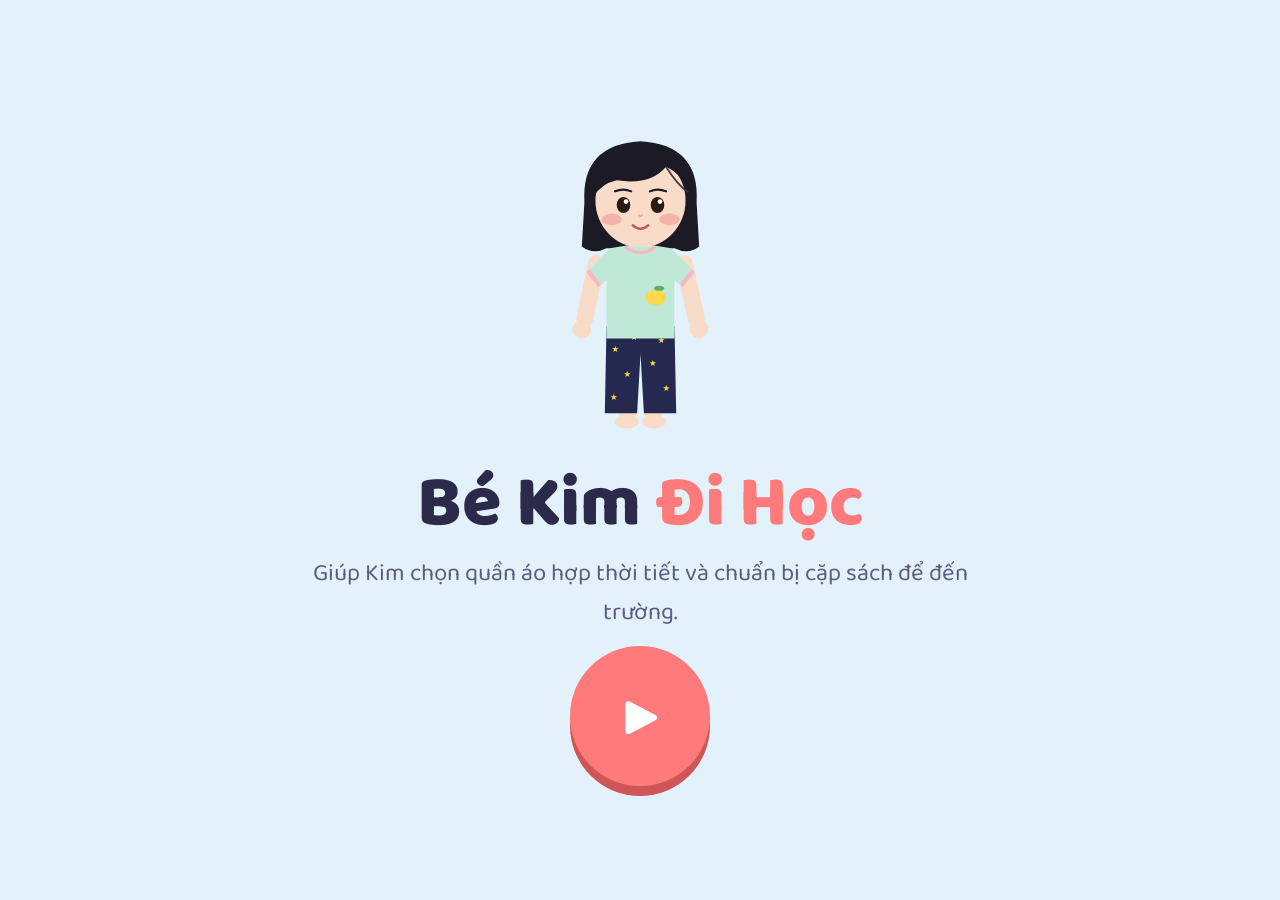
<file: kim-di-hoc/index.html>
<!doctype html>
<html lang="vi">
<head>
<meta charset="utf-8">
<meta name="viewport" content="width=device-width, initial-scale=1, viewport-fit=cover, user-scalable=no">
<title>Bé Kim Đi Học</title>
<meta name="claude:viewport-fit-sides" content="cover">
<link rel="preconnect" href="https://fonts.googleapis.com">
<link rel="preconnect" href="https://fonts.gstatic.com" crossorigin>
<link rel="stylesheet" href="https://fonts.googleapis.com/css2?family=Baloo+2:wght@500;700;800&display=swap">
<style>
/* Layout: one-screen picture book — header, speech bubble, a room scene with Kim, a tray of big choice cards. Single bright look on purpose. */
:root {
  color-scheme: light;
  --bg: #e3f1fb;        /* morning-sky wall */
  --paper: #ffffff;
  --ink: #2b2a4a;       /* Kim's star-pants navy */
  --ink-soft: #5d5b80;
  --lemon: #ffd84d;     /* the lemon on her tee */
  --mint: #bfe9d6;      /* her tee */
  --coral: #ff7a7a;
  --good: #33b679;
  --shadow: 0 6px 0 rgba(43,42,74,.16);
  --font: "Baloo 2", "Nunito", "Segoe UI Rounded", system-ui, sans-serif;
  --r: 28px;
}
* { box-sizing: border-box; -webkit-tap-highlight-color: transparent; }
[hidden] { display: none !important; }
html, body { height: 100%; }
body {
  margin: 0; background: var(--bg); color: var(--ink); font-family: var(--font);
  overflow: hidden; user-select: none; -webkit-user-select: none; touch-action: manipulation;
}
button { font-family: inherit; color: inherit; cursor: pointer; border: 0; background: none; padding: 0; }
button:focus-visible { outline: 5px solid var(--lemon); outline-offset: 3px; }

#app {
  height: 100%; display: flex; flex-direction: column; gap: 10px; padding-block: 10px;
  padding-left: max(16px, env(safe-area-inset-left, 0px));
  padding-right: max(16px, env(safe-area-inset-right, 0px));
  max-width: 1100px; margin: 0 auto;
}
.bar { display: flex; align-items: center; gap: 12px; }
.round {
  width: 64px; height: 64px; flex: none; border-radius: 50%; background: var(--paper);
  font-size: 32px; box-shadow: var(--shadow); display: grid; place-items: center;
}
.round:active { transform: translateY(4px); }
.title { flex: 1; min-width: 0; text-align: center; font-weight: 800; line-height: 1; font-size: clamp(24px, 5.5vw, 44px); text-wrap: balance; }
.title em { font-style: normal; color: var(--coral); }

.guide { display: flex; align-items: center; gap: 10px; }
.face-badge { width: 58px; height: 58px; flex: none; border-radius: 50%; background: var(--paper); box-shadow: var(--shadow); overflow: hidden; }
.face-badge svg { width: 100%; height: 100%; }
.bubble {
  flex: 1; min-width: 0; background: var(--paper); border-radius: 22px; padding: 10px 16px; text-align: left;
  font-size: clamp(18px, 3.6vw, 26px); font-weight: 700; line-height: 1.25; position: relative; box-shadow: var(--shadow);
}
.bubble::before { content: ""; position: absolute; left: -12px; top: 50%; translate: 0 -50%; border: 10px solid transparent; border-right: 14px solid var(--paper); border-left: 0; }
.bubble .again { float: right; font-size: 24px; margin-left: 8px; opacity: .7; }

.stage { flex: 1; min-height: 0; display: flex; flex-direction: column; gap: 10px; }
.scene { flex: 1; min-height: 0; position: relative; border-radius: var(--r); overflow: hidden; box-shadow: var(--shadow); }

/* the room: wall + colourful foam puzzle mat */
.room { position: absolute; inset: 0; background: #f4ead9; }
.room::before { content: ""; position: absolute; left: 0; right: 0; bottom: 0; height: 30%;
  background:
    conic-gradient(from 0deg at 50% 50%, #4a7bd0 0 25%, #e8524a 0 50%, #ffcf3a 0 75%, #49b36b 0) 0 0 / 160px 160px; }
.room::after { content: ""; position: absolute; left: 0; right: 0; bottom: 30%; height: 8px; background: #d8c8ae; }
.window {
  position: absolute; top: 7%; left: 5%; width: clamp(110px, 22%, 210px); aspect-ratio: 1.1; max-width: 100%;
  border: 10px solid #fff; border-radius: 18px; overflow: hidden; box-shadow: 0 4px 0 rgba(0,0,0,.1);
  background: var(--sky, #8fd3ff);
}
.window::after { content: ""; position: absolute; inset: 0; background: linear-gradient(90deg, transparent calc(50% - 4px), #fff 0 calc(50% + 4px), transparent 0); }
.window .wx { position: absolute; left: 50%; top: 50%; translate: -50% -50%; font-size: clamp(44px, 8vw, 80px); line-height: 1; }
.sunspin { animation: spin 12s linear infinite; }
@keyframes spin { to { rotate: 360deg; } }
.drop { position: absolute; top: -20%; width: 3px; height: 18px; background: #e8f6ff; border-radius: 2px; animation: rain .7s linear infinite; }
@keyframes rain { to { transform: translateY(260px); } }
.leaf { position: absolute; font-size: 22px; animation: blow 2.4s linear infinite; }
@keyframes blow { from { transform: translate(-40px, 0) rotate(0); } to { transform: translate(240px, 50px) rotate(360deg); } }

.kim { position: absolute; bottom: 3%; left: 50%; height: 92%; translate: -50% 0; max-width: 70%; overflow: visible; }
.eyes { animation: blinkEye 4.5s infinite; transform-box: fill-box; transform-origin: center; }
@keyframes blinkEye { 0%, 94%, 100% { transform: scaleY(1); } 96% { transform: scaleY(.1); } }
.hop { animation: hop .5s ease-out; }
@keyframes hop { 40% { transform: translateY(-6%); } }

.chips { position: absolute; top: 12px; right: 12px; display: flex; gap: 6px; }
.chip { width: 46px; height: 46px; border-radius: 50%; background: rgba(255,255,255,.75); border: 3px dashed #c9c3e0; display: grid; place-items: center; font-size: 24px; }
.chip.on { border: 3px solid var(--lemon); background: #fff; }
.chip.got { border: 3px solid var(--good); background: #fff; }

.tray { display: flex; justify-content: center; gap: 14px; flex-wrap: wrap; }
.card {
  width: clamp(96px, 22vw, 150px); aspect-ratio: 1; max-width: 100%; border-radius: 26px; background: var(--paper); box-shadow: var(--shadow);
  display: flex; flex-direction: column; align-items: center; justify-content: center; padding: 8px; position: relative;
  transition: transform .12s;
}
.card svg { width: 100%; flex: 1; min-height: 0; }
.card small { font-size: clamp(14px, 2.4vw, 18px); font-weight: 800; line-height: 1.1; text-align: center; }
.card:active { transform: translateY(4px); }
.card .emo { font-size: clamp(48px, 9vw, 72px); line-height: 1; flex: 1; display: grid; place-items: center; }
.card .stars { position: absolute; top: -10px; right: -6px; font-size: 26px; }
.shake { animation: shake .45s; }
@keyframes shake { 20%, 60% { transform: translateX(-10px) rotate(-4deg); } 40%, 80% { transform: translateX(10px) rotate(4deg); } }
.picked { outline: 5px solid var(--good); }
.nudge { animation: nudge 1.1s ease-in-out infinite; }
@keyframes nudge { 50% { transform: scale(1.07); } }
.big-btn { height: 92px; padding: 0 30px; border-radius: 46px; background: var(--coral); color: #fff; font-size: clamp(24px, 4.5vw, 34px); font-weight: 800; box-shadow: 0 7px 0 #cf5656; }
.big-btn:active { transform: translateY(5px); box-shadow: 0 2px 0 #cf5656; }

/* packing */
.item {
  position: absolute; translate: -50% -50%; width: clamp(76px, 13vw, 110px); aspect-ratio: 1; border-radius: 24px;
  background: #fff; box-shadow: var(--shadow); display: flex; flex-direction: column; align-items: center; justify-content: center;
  font-size: clamp(38px, 7vw, 58px); line-height: 1; z-index: 2;
  transition: left .6s cubic-bezier(.4,0,.6,1), top .6s cubic-bezier(.4,0,.6,1), transform .6s, opacity .6s;
}
.item small { font-size: clamp(12px, 2vw, 15px); font-weight: 800; margin-top: 2px; }
.bag { position: absolute; right: 6%; bottom: 4%; height: 50%; aspect-ratio: .9; max-width: 45%; }
.bag svg { width: 100%; height: 100%; overflow: visible; }
.bump { animation: bump .35s; transform-origin: bottom center; }
@keyframes bump { 50% { transform: scale(1.1, .92); } }
.count { position: absolute; top: -6%; right: -6%; background: var(--good); color: #fff; border-radius: 50%; width: 52px; height: 52px; display: grid; place-items: center; font-size: 30px; font-weight: 800; }

/* school */
.school { position: absolute; inset: 0; background: linear-gradient(#bfe6ff 0 58%, #8fd17a 58% 66%, #e9d7b8 66%); }
.building { position: absolute; left: 50%; translate: -50% 0; bottom: 34%; width: min(78%, 560px); height: 44%; background: #fff3c4; border-radius: 10px 10px 0 0; box-shadow: inset 0 -10px 0 rgba(0,0,0,.06); }
.building::before { content: ""; position: absolute; left: -6%; right: -6%; top: -30%; height: 34%; background: #e8604c; clip-path: polygon(8% 100%, 50% 0, 92% 100%); }
.building .sign { position: absolute; left: 50%; top: 10%; translate: -50% 0; background: #2f5aa8; color: #fff; font-weight: 800; border-radius: 10px; padding: 2px 12px; font-size: clamp(13px, 2.4vw, 22px); white-space: nowrap; }
.building .door { position: absolute; left: 50%; bottom: 0; translate: -50% 0; width: 20%; height: 48%; background: #8d5a3b; border-radius: 40px 40px 0 0; }
.building .win { position: absolute; top: 42%; width: 16%; height: 26%; background: #8fd3ff; border: 5px solid #fff; border-radius: 8px; }
.teacher { position: absolute; right: 8%; bottom: 8%; font-size: clamp(80px, 16vw, 150px); line-height: 1; }
.say { position: absolute; background: #fff; border-radius: 18px; padding: 6px 14px; font-weight: 800; font-size: clamp(16px, 3vw, 24px); box-shadow: var(--shadow); animation: pop .4s; }

/* start + party */
.start { position: fixed; inset: 0; z-index: 50; background: var(--bg); display: flex; flex-direction: column; align-items: center; justify-content: center; gap: 14px; padding: 24px; text-align: center; }
.start .portrait { height: min(42vh, 340px); }
.start h1 { margin: 0; font-size: clamp(38px, 8vw, 72px); line-height: 1; font-weight: 800; }
.start h1 em { font-style: normal; color: var(--coral); }
.start p { margin: 0; font-size: clamp(18px, 3vw, 24px); color: var(--ink-soft); max-width: 28em; }
.play { width: 140px; height: 140px; border-radius: 50%; background: var(--coral); color: #fff; font-size: 64px; box-shadow: 0 10px 0 #cf5656; animation: nudge 1.4s ease-in-out infinite; }
.party { position: fixed; inset: 0; z-index: 40; background: rgba(43,42,74,.55); display: grid; place-items: center; padding: 20px; }
.party .box { background: #fff; border-radius: 36px; padding: 24px 28px; text-align: center; display: flex; flex-direction: column; align-items: center; gap: 10px; animation: pop .5s; box-shadow: 0 12px 0 rgba(0,0,0,.2); }
.party .big { font-size: 100px; line-height: 1; }
.party h2 { margin: 0; font-size: clamp(30px, 6vw, 48px); line-height: 1.05; }
.party .round { width: 90px; height: 90px; font-size: 46px; background: var(--lemon); }
@keyframes pop { 0% { transform: scale(.3); } 70% { transform: scale(1.15); } 100% { transform: scale(1); } }
.confetti { position: fixed; top: -60px; font-size: 40px; z-index: 45; pointer-events: none; animation: fall linear forwards; }
@keyframes fall { to { transform: translateY(115vh) rotate(540deg); } }
.sparkle { position: absolute; font-size: 44px; pointer-events: none; translate: -50% -50%; animation: rise 1s ease-out forwards; z-index: 3; }
@keyframes rise { to { transform: translateY(-70px) scale(1.4); opacity: 0; } }

@media (max-width: 560px) and (orientation: portrait) {
  .round { width: 54px; height: 54px; font-size: 26px; }
  .face-badge { width: 48px; height: 48px; }
  .chip { width: 36px; height: 36px; font-size: 19px; }
  .kim { max-width: 88%; }
  .tray { gap: 10px; }
}
@media (prefers-reduced-motion: reduce) {
  *, *::before, *::after { animation-duration: .01ms !important; animation-iteration-count: 1 !important; transition-duration: .01ms !important; }
}
</style>
</head>
<body>
<div id="app">
  <div class="bar">
    <button class="round" id="homeBtn" aria-label="Về màn hình chính" hidden>🏠</button>
    <div class="title" id="title">Bé Kim <em>Đi Học</em></div>
    <button class="round" id="soundBtn" aria-label="Bật hoặc tắt tiếng">🔊</button>
  </div>
  <div class="guide">
    <div class="face-badge" id="badge" aria-hidden="true"></div>
    <button class="bubble" id="bubble" aria-live="polite"><span class="again" aria-hidden="true">🔁</span><span id="bubbleText">Chào bé!</span></button>
  </div>
  <div class="stage" id="stage"></div>
</div>

<div class="start" id="start">
  <div class="portrait" id="portrait"></div>
  <h1>Bé Kim <em>Đi Học</em></h1>
  <p>Giúp Kim chọn quần áo hợp thời tiết và chuẩn bị cặp sách để đến trường.</p>
  <button class="play" id="playBtn" aria-label="Bắt đầu chơi">▶</button>
</div>

<script>
(() => {
"use strict";

/* ================= storage (best effort) ================= */
const KEY = "kim-di-hoc-v1";
let stars = {};
try { stars = JSON.parse(localStorage.getItem(KEY) || "{}") || {}; } catch (e) {}
const saveStars = () => { try { localStorage.setItem(KEY, JSON.stringify(stars)); } catch (e) {} };

/* ================= sound ================= */
let soundOn = true, actx = null;
function ac() {
  if (!actx) { try { actx = new (window.AudioContext || window.webkitAudioContext)(); } catch (e) { return null; } }
  if (actx.state === "suspended") actx.resume();
  return actx;
}
function tone(f, dur = .15, type = "sine", vol = .2, at = 0, f2) {
  if (!soundOn) return; const c = ac(); if (!c) return;
  const t = c.currentTime + at, o = c.createOscillator(), g = c.createGain();
  o.type = type; o.frequency.setValueAtTime(f, t); if (f2) o.frequency.exponentialRampToValueAtTime(f2, t + dur);
  g.gain.setValueAtTime(0, t); g.gain.linearRampToValueAtTime(vol, t + .01); g.gain.exponentialRampToValueAtTime(.001, t + dur);
  o.connect(g).connect(c.destination); o.start(t); o.stop(t + dur + .02);
}
const sfx = {
  tap: () => tone(700, .08, "triangle", .15),
  pop: () => tone(500, .12, "sine", .25, 0, 1000),
  swish: () => tone(1400, .25, "sine", .08, 0, 400),
  ding: () => { tone(880, .25, "sine", .2); tone(1320, .35, "sine", .15, .12); },
  oops: () => tone(320, .22, "sine", .15, 0, 220),
  cheer: () => [523, 659, 784, 1047, 784, 1047].forEach((f, i) => tone(f, .22, "triangle", .2, i * .11)),
  plop: () => { tone(300, .1, "sine", .3, 0, 120); tone(900, .1, "triangle", .08, .05); },
  bell: () => [1047, 1319, 1568].forEach((f, i) => tone(f, .5, "sine", .14, i * .18)),
};

/* ================= voice ================= */
let viVoice = null;
function pickVoice() { if ("speechSynthesis" in window) viVoice = speechSynthesis.getVoices().find(v => /^vi/i.test(v.lang)) || null; }
if ("speechSynthesis" in window) { pickVoice(); speechSynthesis.onvoiceschanged = pickVoice; }
let lastLine = "";
function say(text, then) {
  lastLine = text; document.getElementById("bubbleText").textContent = text;
  if (!soundOn || !("speechSynthesis" in window)) { if (then) later(then, 700 + text.length * 45); return; }
  try {
    speechSynthesis.cancel();
    const u = new SpeechSynthesisUtterance(text.replace(/[^\p{L}\p{N}\s.,!?]/gu, ""));
    u.lang = "vi-VN"; if (viVoice) u.voice = viVoice; u.rate = .92; u.pitch = 1.2;
    let fired = false; const go = () => { if (!fired) { fired = true; then && then(); } };
    u.onend = go; u.onerror = go; if (then) later(go, 1500 + text.length * 90);
    speechSynthesis.speak(u);
  } catch (e) { if (then) later(then, 800); }
}

/* ================= helpers ================= */
const $ = (s, r = document) => r.querySelector(s);
const stage = $("#stage");
let timers = [];
const later = (fn, ms) => { const t = setTimeout(fn, ms); timers.push(t); return t; };
const clearTimers = () => { timers.forEach(clearTimeout); timers = []; };
const h = html => { const t = document.createElement("template"); t.innerHTML = html.trim(); return t.content.firstElementChild; };
const shuffle = a => { a = a.slice(); for (let i = a.length - 1; i > 0; i--) { const j = Math.random() * (i + 1) | 0; [a[i], a[j]] = [a[j], a[i]]; } return a; };
function sparkle(parent, x, y, ch = "✨") { const s = h(`<div class="sparkle">${ch}</div>`); s.style.left = x; s.style.top = y; parent.appendChild(s); setTimeout(() => s.remove(), 1000); }

/* ================= Kim ================= */
const SKIN = "#f9dcc8", HAIR = "#1c1a24", CHEEK = "#f4a1a1";
const TEE = "M84 158 Q120 150 156 158 L182 184 L168 202 L160 196 L160 264 L80 264 L80 196 L72 202 L58 184 Z";
const star = (x, y) => `<text x="${x}" y="${y}" font-size="10" fill="#ffd84d">★</text>`;
const CLOTHES = {
  /* tops */
  home: { name: "Áo ở nhà", body: `<path d="${TEE}" fill="#bfe9d6"/><path d="M58 184 L72 202 M182 184 L168 202" stroke="#f6b8c4" stroke-width="5"/><path d="M102 156 Q120 170 138 156" stroke="#f6b8c4" stroke-width="4" fill="none"/><ellipse cx="138" cy="216" rx="12" ry="9" fill="#ffd84d"/><ellipse cx="142" cy="205" rx="6" ry="3" fill="#5bb36a"/>` },
  uniform: { name: "Áo đồng phục", body: `<path d="${TEE}" fill="#ffffff" stroke="#cfd6e3" stroke-width="2"/><path d="M102 155 L120 170 L104 182 Q94 170 102 155 Z M138 155 L120 170 L136 182 Q146 170 138 155 Z" fill="#2f5aa8"/><circle cx="120" cy="194" r="3" fill="#2f5aa8"/><circle cx="120" cy="214" r="3" fill="#2f5aa8"/><circle cx="120" cy="234" r="3" fill="#2f5aa8"/><rect x="134" y="198" width="16" height="12" rx="3" fill="#e8524a"/>` },
  pink: { name: "Áo hồng", body: `<path d="${TEE}" fill="#ff9ec4"/><path d="M120 228 C100 214 104 198 113 198 C117 198 120 202 120 204 C120 202 123 198 127 198 C136 198 140 214 120 228 Z" fill="#fff"/>` },
  swim: { name: "Đồ bơi", body: `<path d="M90 160 L100 160 Q120 182 140 160 L150 160 L150 222 Q154 250 162 262 L78 262 Q86 250 90 222 Z" fill="#3fc1c9"/><g fill="#fff"><circle cx="104" cy="214" r="4"/><circle cx="134" cy="232" r="4"/><circle cx="116" cy="246" r="4"/><circle cx="138" cy="204" r="4"/></g>` },
  /* bottoms */
  pj: { name: "Quần ngủ", body: `<path d="M80 250 L160 250 L162 352 L124 352 L120 282 L116 352 L78 352 Z" fill="#26294f"/>${star(86, 280)}${star(100, 310)}${star(84, 336)}${star(130, 296)}${star(146, 326)}${star(140, 270)}${star(108, 266)}` },
  shorts: { name: "Quần soóc", body: `<path d="M80 250 L160 250 L164 306 L124 306 L120 280 L116 306 L76 306 Z" fill="#2f5aa8"/><path d="M80 258 L160 258" stroke="#244a8c" stroke-width="3"/>` },
  skirt: { name: "Chân váy", body: `<path d="M82 250 L158 250 L176 310 L64 310 Z" fill="#e8524a"/><path d="M100 252 L92 308 M120 252 L120 308 M140 252 L148 308" stroke="#c63f39" stroke-width="2.5"/><g fill="#fff"><circle cx="90" cy="280" r="3"/><circle cx="132" cy="270" r="3"/><circle cx="150" cy="296" r="3"/><circle cx="110" cy="296" r="3"/></g>` },
  /* shoes */
  sneakers: { name: "Giày", body: [0, 30].map(d => `<path d="M${88 + d} 366 Q${88 + d} 346 ${104 + d} 346 Q${121 + d} 348 ${122 + d} 366 Z" fill="#fff" stroke="#4a5a7a" stroke-width="2.5"/><rect x="${86 + d}" y="362" width="38" height="8" rx="4" fill="#4aa3df"/><path d="M${98 + d} 352 L${110 + d} 352 M${98 + d} 357 L${112 + d} 357" stroke="#4aa3df" stroke-width="2.5"/>`).join("") },
  boots: { name: "Ủng", body: [0, 30].map(d => `<rect x="${92 + d}" y="312" width="26" height="54" rx="9" fill="#ffcf33" stroke="#d9a600" stroke-width="2"/><ellipse cx="${106 + d}" cy="363" rx="17" ry="8" fill="#ffcf33" stroke="#d9a600" stroke-width="2"/><rect x="${92 + d}" y="318" width="26" height="6" fill="#ff9a3a"/>`).join("") },
  slippers: { name: "Dép trong nhà", body: [0, 30].map(d => `<ellipse cx="${105 + d}" cy="366" rx="18" ry="6" fill="#ff9ec4"/><ellipse cx="${105 + d}" cy="358" rx="12" ry="7" fill="#ffd1e3"/><circle cx="${105 + d}" cy="352" r="5" fill="#fff"/>`).join("") },
  /* extras */
  hat: { name: "Mũ rộng vành", head: `<path d="M76 54 Q78 6 120 6 Q162 6 164 54 Z" fill="#f3d27a"/><rect x="77" y="38" width="86" height="11" fill="#ff7a7a"/><ellipse cx="120" cy="54" rx="86" ry="17" fill="#f3d27a" stroke="#d9b24f" stroke-width="2"/>` },
  raincoat: {
    name: "Áo mưa",
    back: `<ellipse cx="120" cy="94" rx="74" ry="72" fill="#ffcf33"/>`,
    body: `<path d="M74 150 Q120 138 166 150 L198 292 Q120 304 42 292 Z" fill="#ffcf33" stroke="#d9a600" stroke-width="2.5"/><circle cx="120" cy="188" r="4" fill="#2f5aa8"/><circle cx="120" cy="214" r="4" fill="#2f5aa8"/><circle cx="120" cy="240" r="4" fill="#2f5aa8"/><path d="M120 156 L120 292" stroke="#d9a600" stroke-width="2"/>`,
    head: `<path d="M50 110 Q46 22 120 20 Q194 22 190 110 Q184 44 120 42 Q56 44 50 110 Z" fill="#ffcf33" stroke="#d9a600" stroke-width="2"/>`,
  },
  jacket: {
    name: "Áo khoác ấm",
    body: `<rect x="58" y="166" width="24" height="80" rx="11" fill="#e8604c" transform="rotate(12 70 168)"/><rect x="158" y="166" width="24" height="80" rx="11" fill="#e8604c" transform="rotate(-12 170 168)"/>
      <path d="M78 156 Q120 146 162 156 L168 272 L72 272 Z" fill="#e8604c"/><path d="M120 156 L120 272" stroke="#a93a2b" stroke-width="3"/>
      <path d="M74 192 L166 192 M73 222 L167 222 M72 252 L168 252" stroke="#cf4e3b" stroke-width="3"/><path d="M96 152 Q120 166 144 152 Q144 142 120 144 Q96 142 96 152 Z" fill="#fff4e8"/>`,
  },
};
const THUMB = {
  top: "52 140 136 130", bottom: "58 244 124 116", shoes: "82 306 76 68",
  hat: "30 0 180 74", raincoat: "36 18 168 286", jacket: "44 140 152 136",
};

function faceSVG(mood) {
  const mouth = mood === "wow" ? `<ellipse cx="120" cy="134" rx="7" ry="8" fill="#c4545b"/>`
    : mood === "oh" ? `<path d="M114 135 Q120 132 126 135" stroke="#c4545b" stroke-width="3" fill="none" stroke-linecap="round"/>`
    : `<path d="M111 131 Q120 139 129 131" stroke="#c4545b" stroke-width="3" fill="none" stroke-linecap="round"/>`;
  return `<g class="eyes"><ellipse cx="100" cy="107" rx="8" ry="9.5" fill="#2a1c14"/><ellipse cx="140" cy="107" rx="8" ry="9.5" fill="#2a1c14"/>
      <circle cx="103" cy="103" r="2.8" fill="#fff"/><circle cx="143" cy="103" r="2.8" fill="#fff"/></g>
    <path d="M90 91 Q100 87 109 91 M131 91 Q140 87 150 91" stroke="${HAIR}" stroke-width="2.5" fill="none" stroke-linecap="round"/>
    <ellipse cx="86" cy="124" rx="12" ry="7" fill="${CHEEK}" opacity=".7"/><ellipse cx="154" cy="124" rx="12" ry="7" fill="${CHEEK}" opacity=".7"/>
    <path d="M118 119 Q120 121 122 119" stroke="#e0a990" stroke-width="2" fill="none" stroke-linecap="round"/>${mouth}`;
}

/* layers: extra.back · bag · hair back · legs · feet/shoes · arms · neck · bottom · top · extra.body · head · face · bangs · extra.head · straps */
function kimSVG(o = {}, cls = "kim", vb = "0 0 240 400") {
  const top = CLOTHES[o.top || "home"], bottom = CLOTHES[o.bottom || "pj"], shoes = o.shoes && CLOTHES[o.shoes], ex = o.extra && CLOTHES[o.extra];
  const arm = (x, a, cx) => `<rect x="${x}" y="166" width="20" height="86" rx="10" fill="${SKIN}" transform="rotate(${a} ${cx} 168)"/>`;
  return `<svg class="${cls}" viewBox="${vb}" preserveAspectRatio="xMidYMax meet" aria-hidden="true">
    ${ex && ex.back || ""}
    ${o.bag ? `<rect x="62" y="166" width="116" height="104" rx="26" fill="#ff8fb1" stroke="#e86f97" stroke-width="3"/>` : ""}
    <path d="M54 104 Q50 36 120 32 Q190 36 186 104 L189 156 Q176 166 160 158 L80 158 Q64 166 51 156 Z" fill="${HAIR}"/>
    <rect x="94" y="256" width="22" height="104" rx="10" fill="${SKIN}"/><rect x="124" y="256" width="22" height="104" rx="10" fill="${SKIN}"/>
    ${shoes ? shoes.body : `<ellipse cx="104" cy="362" rx="14" ry="8" fill="${SKIN}"/><ellipse cx="136" cy="362" rx="14" ry="8" fill="${SKIN}"/>`}
    ${arm(60, 12, 70)}${arm(160, -12, 170)}
    <circle cx="51" cy="253" r="11" fill="${SKIN}"/><circle cx="189" cy="253" r="11" fill="${SKIN}"/>
    <rect x="110" y="140" width="20" height="22" fill="${SKIN}"/>
    ${bottom.body}${top.body}${ex && ex.body || ""}
    <ellipse cx="120" cy="102" rx="53" ry="55" fill="${SKIN}"/>
    <g class="face">${faceSVG(o.mood)}</g>
    <path d="M64 98 Q60 44 120 40 Q178 42 178 98 Q172 72 150 62 Q132 84 92 78 Q74 82 64 98 Z" fill="${HAIR}"/>
    <path d="M150 62 Q164 84 176 92" stroke="#3a3644" stroke-width="2" fill="none"/>
    ${ex && ex.head || ""}
    ${o.bag ? `<path d="M94 160 L90 252 M146 160 L150 252" stroke="#e86f97" stroke-width="9" stroke-linecap="round"/>` : ""}
  </svg>`;
}
function thumb(id, kind) {
  const c = CLOTHES[id];
  return `<svg viewBox="${THUMB[kind] || THUMB[id]}" aria-hidden="true">${c.back || ""}${c.body || ""}${c.head || ""}</svg>`;
}

/* ================= weather + rounds ================= */
const WEATHER = {
  sun: { name: "Trời nắng", icon: "☀️", sky: "#7cc8ff", intro: "Ông mặt trời chiếu nắng chang chang!" },
  rain: { name: "Trời mưa", icon: "🌧️", sky: "#8a9bb0", intro: "Trời đang mưa rào rào!" },
  cold: { name: "Trời lạnh", icon: "🌬️", sky: "#b9cfe0", intro: "Gió lạnh thổi vù vù, trời lạnh quá!" },
};
function stepsFor(w) {
  return [
    { kind: "top", slot: "top", chip: "👕", ask: "Bé chọn áo cho Kim nhé!",
      opts: [{ id: "uniform", ok: "Áo đồng phục, đẹp quá!" }, { id: "pink", ok: "Áo hồng xinh xắn!" }, { id: "swim", no: "Đồ bơi để đi bơi cơ, không mặc đi học đâu!" }] },
    { kind: "bottom", slot: "bottom", chip: "👖", ask: "Bây giờ chọn quần hoặc váy nào!",
      opts: [{ id: "shorts", ok: "Quần soóc gọn gàng!" }, { id: "skirt", ok: "Chân váy đỏ xinh quá!" }, { id: "pj", no: "Quần ngủ để mặc đi ngủ thôi!" }] },
    { kind: "shoes", slot: "shoes", chip: "👟", ask: w === "rain" ? "Trời mưa thì đi giày gì nhỉ?" : "Kim đi giày gì đến trường nhỉ?",
      opts: [
        w === "rain" ? { id: "sneakers", no: "Trời mưa, giày vải sẽ ướt hết!" } : { id: "sneakers", ok: "Giày thể thao, chạy nhảy thật vui!" },
        w === "rain" ? { id: "boots", ok: "Đi ủng thì lội nước không ướt chân!" } : { id: "boots", no: "Trời không mưa, đi ủng nóng chân lắm!" },
        { id: "slippers", no: "Dép đi trong nhà dễ trượt ngã lắm!" }] },
    { kind: "extra", slot: "extra", chip: w === "sun" ? "👒" : w === "rain" ? "🧥" : "🧣", ask: { sun: "Trời nắng, Kim cần thêm gì nữa?", rain: "Trời mưa, Kim cần mặc thêm gì?", cold: "Trời lạnh, Kim cần mặc thêm gì cho ấm?" }[w],
      opts: [
        w === "sun" ? { id: "hat", ok: "Đội mũ để không bị nắng chiếu vào đầu!" } : { id: "hat", no: w === "rain" ? "Mũ không che được mưa đâu!" : "Mũ này để che nắng thôi, không ấm đâu." },
        w === "rain" ? { id: "raincoat", ok: "Mặc áo mưa thì không bị ướt!" } : { id: "raincoat", no: "Trời đâu có mưa!" },
        w === "cold" ? { id: "jacket", ok: "Áo khoác ấm áp quá!" } : { id: "jacket", no: w === "sun" ? "Trời nắng mặc áo khoác nóng lắm!" : "Áo khoác sẽ bị ướt mất!" }] },
  ];
}
const PACK = [
  { e: "🥤", n: "Bình nước", ok: "Bình nước, để uống khi khát!" },
  { e: "🍱", n: "Hộp cơm", ok: "Hộp cơm, ăn cho no bụng!" },
  { e: "🖍️", n: "Bút màu", ok: "Bút màu, để tô tranh!" },
  { e: "📒", n: "Quyển vở", ok: "Quyển vở, để vẽ và học!" },
  { e: "🧻", n: "Khăn giấy", ok: "Khăn giấy, để lau tay, lau mũi!" },
  { e: "🎮", n: "Trò chơi", no: "Trò chơi điện tử để ở nhà nhé!" },
  { e: "🍭", n: "Kẹo mút", no: "Kẹo không tốt cho răng, để ở nhà thôi!" },
  { e: "🦆", n: "Vịt tắm", no: "Vịt để chơi lúc tắm cơ!" },
];

let outfit = {};
function setTitle(html) { $("#title").innerHTML = html; }
function badge() { $("#badge").innerHTML = kimSVG({ ...outfit, mood: "smile" }, "", "48 30 144 140"); }

function roomScene(w) {
  const W = WEATHER[w];
  const scene = h(`<div class="scene"><div class="room"></div>
    <div class="window" style="--sky:${W ? W.sky : "#7cc8ff"}"><div class="wx ${w === "sun" ? "sunspin" : ""}">${W ? W.icon : "☀️"}</div></div>
    <div class="kimbox"></div></div>`);
  const win = $(".window", scene);
  if (w === "rain") for (let i = 0; i < 14; i++) { const d = h(`<i class="drop"></i>`); d.style.left = (i * 7.3) % 100 + "%"; d.style.animationDelay = (i * .13) % .7 + "s"; win.appendChild(d); }
  if (w === "cold") for (let i = 0; i < 3; i++) { const l = h(`<i class="leaf">🍂</i>`); l.style.top = 15 + i * 25 + "%"; l.style.animationDelay = i * .8 + "s"; win.appendChild(l); }
  return scene;
}
function drawKim(scene, extraCls = "") {
  const box = $(".kimbox", scene); box.innerHTML = kimSVG(outfit, "kim " + extraCls); badge();
}

/* ---------- home: pick the weather ---------- */
function showHome(greet = true) {
  clearTimers(); stage.innerHTML = ""; $("#homeBtn").hidden = true;
  setTitle(`Bé Kim <em>Đi Học</em>`);
  outfit = { top: "home", bottom: "pj", mood: "smile" };
  const scene = roomScene("sun"); stage.appendChild(scene); drawKim(scene);
  const tray = h(`<div class="tray"></div>`);
  Object.entries(WEATHER).forEach(([k, W]) => {
    const c = h(`<button class="card" aria-label="${W.name}"><div class="emo">${W.icon}</div><small>${W.name}</small>${stars[k] ? '<span class="stars">⭐</span>' : ""}</button>`);
    c.addEventListener("click", () => { sfx.tap(); startDress(k); });
    tray.appendChild(c);
  });
  stage.appendChild(tray);
  if (greet) {
    const n = Object.keys(stars).length;
    say(n === 3 ? "Kim đã đi học cả ngày nắng, ngày mưa và ngày lạnh. Bé giỏi quá! Chơi lại nhé!"
      : n ? "Kim muốn đi học nữa! Hôm nay trời thế nào? Bé chọn đi!"
      : "Chào bé! Tớ là Kim. Sáng nay tớ phải đi học mà vẫn mặc đồ ngủ! Hôm nay trời thế nào? Bé chọn giúp tớ nhé!");
  }
}

/* ---------- dress up ---------- */
function startDress(w) {
  clearTimers(); stage.innerHTML = ""; $("#homeBtn").hidden = false;
  const W = WEATHER[w]; setTitle(`${W.icon} Thay đồ`);
  const scene = roomScene(w); stage.appendChild(scene); drawKim(scene);
  const steps = stepsFor(w);
  const chips = h(`<div class="chips"></div>`);
  steps.forEach(s => chips.appendChild(h(`<div class="chip">${s.chip}</div>`)));
  scene.appendChild(chips);
  const tray = h(`<div class="tray"></div>`); stage.appendChild(tray);
  let i = 0;
  function show() {
    const s = steps[i]; tray.innerHTML = "";
    chips.querySelectorAll(".chip").forEach((c, k) => { c.classList.toggle("on", k === i); c.classList.toggle("got", k < i); });
    shuffle(s.opts).forEach(o => {
      const c = CLOTHES[o.id];
      const card = h(`<button class="card" aria-label="${c.name}">${thumb(o.id, s.kind === "extra" ? o.id : s.kind)}<small>${c.name}</small></button>`);
      card.addEventListener("click", () => {
        if (tray.dataset.busy) return;
        if (o.no) {
          sfx.oops(); card.classList.remove("shake"); void card.offsetWidth; card.classList.add("shake");
          outfit.mood = "oh"; drawKim(scene); say(o.no); return;
        }
        tray.dataset.busy = "1"; card.classList.add("picked"); sfx.swish();
        outfit[s.slot] = o.id; outfit.mood = "wow"; drawKim(scene, "hop"); sfx.ding();
        sparkle(scene, "50%", "40%");
        say(o.ok, () => {
          delete tray.dataset.busy; outfit.mood = "smile"; drawKim(scene); i++;
          if (i < steps.length) { show(); } else {
            chips.querySelectorAll(".chip").forEach(c => { c.classList.remove("on"); c.classList.add("got"); });
            tray.innerHTML = ""; say("Kim mặc đẹp quá! Giờ mình chuẩn bị cặp sách nhé!", () => startPack(w));
          }
        });
      });
      tray.appendChild(card);
    });
    say(s.ask);
  }
  say(`${W.intro} Mình thay đồ cho Kim nào!`, show);
}

/* ---------- pack the school bag ---------- */
function startPack(w) {
  clearTimers(); stage.innerHTML = "";
  setTitle(`🎒 Chuẩn bị cặp`);
  const scene = roomScene(w); stage.appendChild(scene); drawKim(scene);
  const kim = $(".kim", scene); kim.style.left = "24%"; kim.style.height = "56%";
  const bag = h(`<div class="bag"><svg viewBox="0 0 160 170" aria-hidden="true">
      <path d="M50 40 Q50 8 80 8 Q110 8 110 40" stroke="#e86f97" stroke-width="10" fill="none"/>
      <rect x="10" y="34" width="140" height="132" rx="34" fill="#ff8fb1" stroke="#e86f97" stroke-width="4"/>
      <rect x="34" y="96" width="92" height="56" rx="18" fill="#ffb3cb" stroke="#e86f97" stroke-width="3"/>
      <circle cx="80" cy="112" r="6" fill="#ffd84d"/><path d="M20 52 Q80 70 140 52" stroke="#e86f97" stroke-width="4" fill="none"/>
    </svg><div class="count" hidden>0</div></div>`);
  scene.appendChild(bag);
  const spots = shuffle([[14, 14], [38, 14], [62, 14], [86, 14], [14, 35], [38, 35], [62, 35], [86, 35]]);
  const items = shuffle(PACK);
  let got = 0; const need = PACK.filter(p => p.ok).length;
  items.forEach((p, k) => {
    const el = h(`<button class="item" aria-label="${p.n}">${p.e}<small>${p.n}</small></button>`);
    el.style.left = spots[k][0] + "%"; el.style.top = spots[k][1] + "%";
    el.addEventListener("click", () => {
      if (el.dataset.used) return;
      if (p.no) { sfx.oops(); el.classList.remove("shake"); void el.offsetWidth; el.classList.add("shake"); say(p.no); return; }
      el.dataset.used = "1"; sfx.swish();
      const sr = scene.getBoundingClientRect(), br = bag.getBoundingClientRect();
      el.style.left = ((br.left + br.width / 2 - sr.left) / sr.width * 100) + "%";
      el.style.top = ((br.top + br.height * .45 - sr.top) / sr.height * 100) + "%";
      el.style.transform = "scale(.3)"; el.style.opacity = "0";
      later(() => {
        el.remove(); sfx.plop(); got++;
        bag.classList.remove("bump"); void bag.offsetWidth; bag.classList.add("bump");
        const c = $(".count", bag); c.hidden = false; c.textContent = got;
        const num = ["Một", "Hai", "Ba", "Bốn", "Năm"][got - 1];
        if (got < need) say(`${num}! ${p.ok}`);
        else say(`${num}! ${p.ok} Cặp sách đã sẵn sàng rồi!`, () => { outfit.bag = true; startSchool(w); });
      }, 620);
    });
    scene.appendChild(el);
  });
  say("Bé chạm vào những đồ Kim cần mang đến trường để cho vào cặp nhé! Cẩn thận, có đồ không cần mang đâu.");
}

/* ---------- arrive at school ---------- */
function startSchool(w) {
  clearTimers(); stage.innerHTML = "";
  setTitle(`🏫 Đến trường`);
  outfit.mood = "smile";
  const scene = h(`<div class="scene"><div class="school">
      <div class="building"><div class="sign">TRƯỜNG MẦM NON</div><div class="win" style="left:12%"></div><div class="win" style="right:12%"></div><div class="door"></div></div>
    </div><div class="kimbox"></div><div class="teacher" aria-hidden="true">👩‍🏫</div></div>`);
  stage.appendChild(scene); drawKim(scene, "hop");
  const kim = $(".kim", scene); kim.style.left = "32%"; kim.style.height = "60%";
  sfx.bell();
  const tray = h(`<div class="tray"><button class="big-btn nudge">👋 Chào cô</button></div>`);
  stage.appendChild(tray);
  say("Kim đến trường rồi! Gặp cô giáo thì mình nói gì nhỉ? Bé chạm vào nút Chào cô nhé!");
  $("button", tray).addEventListener("click", () => {
    tray.remove(); sfx.tap(); outfit.mood = "wow"; drawKim(scene, "hop");
    const k = $(".kim", scene); k.style.left = "32%"; k.style.height = "60%";
    const b1 = h(`<div class="say" style="left:12%;top:8%">Con chào cô ạ!</div>`); scene.appendChild(b1);
    say("Con chào cô ạ!", () => {
      const b2 = h(`<div class="say" style="right:6%;top:14%">Chào Kim! 💛</div>`); scene.appendChild(b2);
      say("Chào Kim! Hôm nay Kim mặc quần áo hợp thời tiết, lại chuẩn bị cặp sách gọn gàng nữa. Giỏi quá!", () => finish(w));
    });
  });
}

function finish(w) {
  stars[w] = 1; saveStars(); sfx.cheer();
  const all = Object.keys(stars).length === 3;
  const p = h(`<div class="party" role="dialog" aria-label="Hoàn thành"><div class="box">
      <div class="big">${all ? "🏆" : WEATHER[w].icon}</div><h2>${all ? "Bé giỏi quá!" : "Hoan hô!"}</h2>
      <div style="font-size:42px">⭐⭐⭐</div><button class="round" aria-label="Chơi tiếp">🏠</button></div></div>`);
  document.body.appendChild(p);
  for (let i = 0; i < 22; i++) {
    const c = h(`<div class="confetti">${["⭐", "🎈", "🍋", "🌟", "🎒"][i % 5]}</div>`);
    c.style.left = Math.random() * 100 + "vw"; c.style.animationDuration = 2 + Math.random() * 2.5 + "s"; c.style.animationDelay = Math.random() * .8 + "s";
    document.body.appendChild(c); setTimeout(() => c.remove(), 5500);
  }
  say(all ? "Bé đã giúp Kim đi học vào ngày nắng, ngày mưa và ngày lạnh. Bé thật là giỏi!" : "Bé được một ngôi sao! Thử chọn thời tiết khác nhé!");
  $(".round", p).addEventListener("click", () => { sfx.tap(); p.remove(); showHome(); });
}

/* ================= wiring ================= */
$("#homeBtn").addEventListener("click", () => { sfx.tap(); document.querySelectorAll(".party,.confetti").forEach(n => n.remove()); showHome(); });
$("#bubble").addEventListener("click", () => say(lastLine));
$("#soundBtn").addEventListener("click", () => {
  soundOn = !soundOn; $("#soundBtn").textContent = soundOn ? "🔊" : "🔇";
  if (!soundOn && "speechSynthesis" in window) speechSynthesis.cancel(); else sfx.tap();
});
$("#portrait").innerHTML = kimSVG({ top: "home", bottom: "pj", mood: "smile" }, "", "30 0 180 400");
$("#portrait svg").style.height = "100%";
$("#playBtn").addEventListener("click", () => { ac(); sfx.cheer(); $("#start").remove(); showHome(); });
showHome(false);
})();
</script>
</body>
</html>
</file>
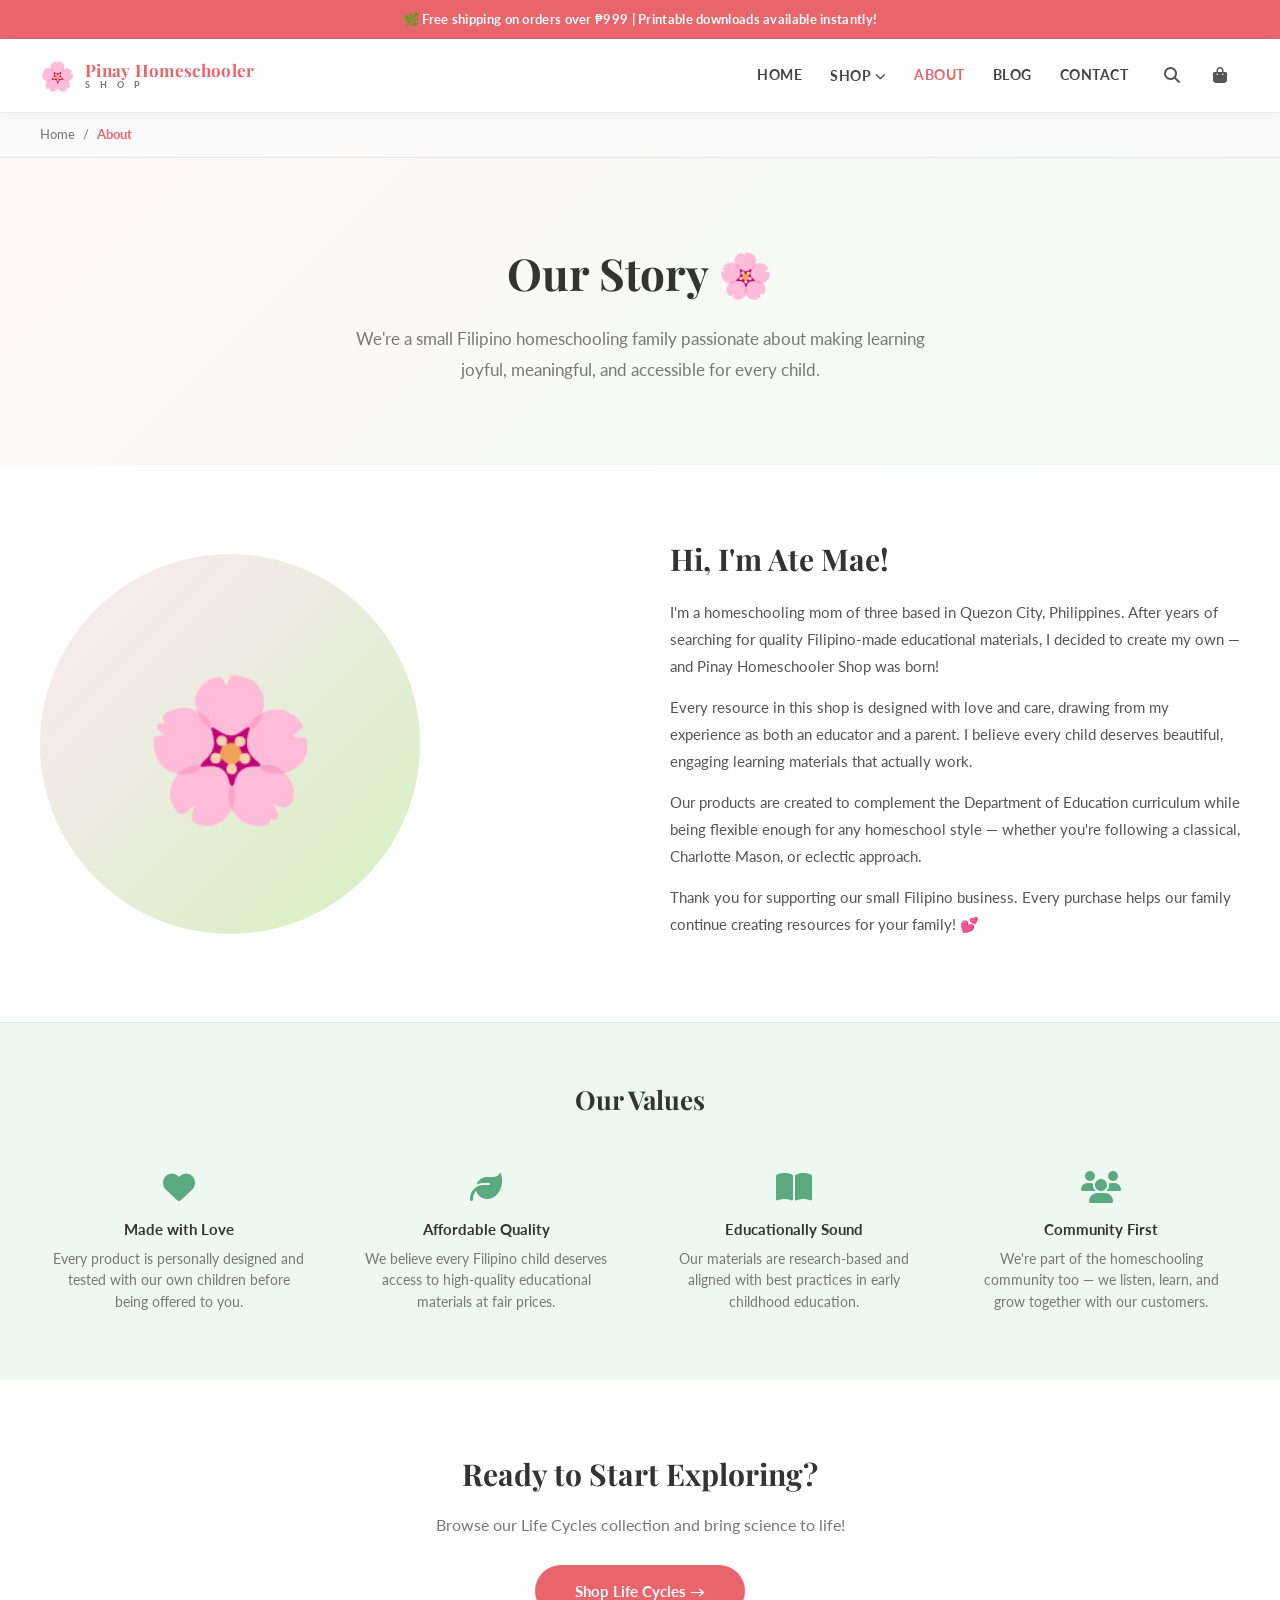
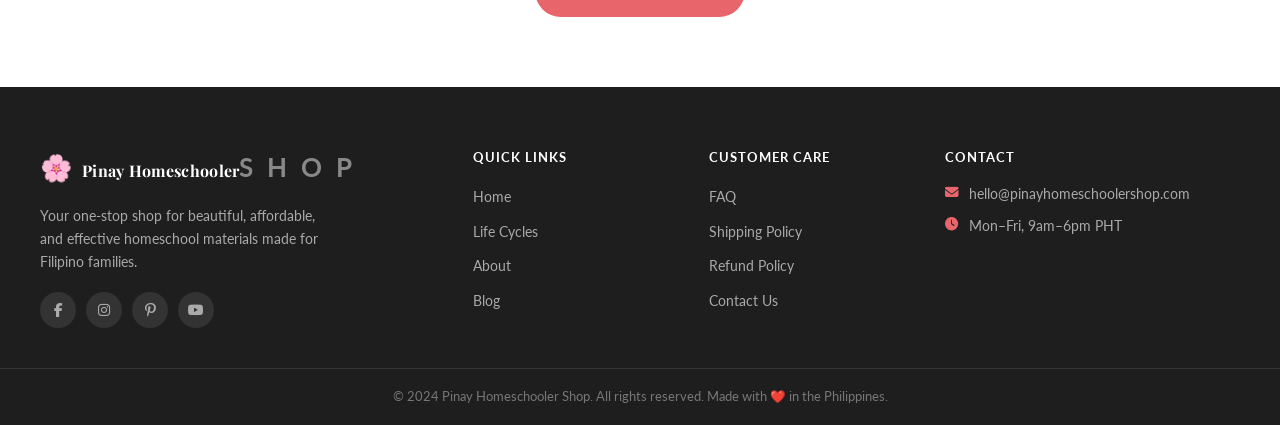
<file: about.html>
<!DOCTYPE html>
<html lang="en">
<head>
  <meta charset="UTF-8" />
  <meta name="viewport" content="width=device-width, initial-scale=1.0" />
  <title>About Us – Pinay Homeschooler Shop</title>
  <link rel="stylesheet" href="styles.css" />
  <link href="https://fonts.googleapis.com/css2?family=Playfair+Display:wght@400;600;700&family=Lato:wght@300;400;700&display=swap" rel="stylesheet" />
  <link rel="stylesheet" href="https://cdnjs.cloudflare.com/ajax/libs/font-awesome/6.4.0/css/all.min.css" />
</head>
<body>

  <div class="announcement-bar">
    <p>🌿 Free shipping on orders over ₱999 | Printable downloads available instantly!</p>
  </div>

  <header class="header">
    <div class="container header-inner">
      <button class="nav-toggle" id="navToggle"><span></span><span></span><span></span></button>
      <a href="index.html" class="logo">
        <span class="logo-icon">🌸</span>
        <div><span class="logo-top">Pinay Homeschooler</span><span class="logo-bottom">S H O P</span></div>
      </a>
      <nav class="nav-desktop">
        <a href="index.html">Home</a>
        <div class="nav-dropdown">
          <a href="#">Shop <i class="fas fa-chevron-down fa-xs"></i></a>
          <div class="dropdown-menu">
            <a href="index.html">Life Cycles</a>
            <a href="#">Worksheets</a>
            <a href="#">Flashcards</a>
          </div>
        </div>
        <a href="about.html" style="color:var(--primary)">About</a>
        <a href="#">Blog</a>
        <a href="#">Contact</a>
      </nav>
      <div class="header-actions">
        <button class="icon-btn" id="searchToggle"><i class="fas fa-search"></i></button>
        <a href="cart.html" class="icon-btn cart-btn">
          <i class="fas fa-shopping-bag"></i>
          <span class="cart-count" id="cartCount">0</span>
        </a>
      </div>
    </div>
    <nav class="nav-mobile" id="mobileNav">
      <a href="index.html">Home</a>
      <a href="#">Shop All</a>
      <a href="index.html">Life Cycles</a>
      <a href="about.html">About</a>
    </nav>
  </header>

  <!-- Breadcrumb -->
  <div class="breadcrumb">
    <div class="container">
      <a href="index.html">Home</a><span>/</span><span>About</span>
    </div>
  </div>

  <!-- About Hero -->
  <section class="about-hero">
    <div class="container">
      <h1>Our Story 🌸</h1>
      <p>We're a small Filipino homeschooling family passionate about making learning joyful, meaningful, and accessible for every child.</p>
    </div>
  </section>

  <!-- About Content -->
  <section class="about-section">
    <div class="container about-grid">
      <div class="about-img">🌸</div>
      <div class="about-text">
        <h2>Hi, I'm Ate Mae!</h2>
        <p>I'm a homeschooling mom of three based in Quezon City, Philippines. After years of searching for quality Filipino-made educational materials, I decided to create my own — and Pinay Homeschooler Shop was born!</p>
        <p>Every resource in this shop is designed with love and care, drawing from my experience as both an educator and a parent. I believe every child deserves beautiful, engaging learning materials that actually work.</p>
        <p>Our products are created to complement the Department of Education curriculum while being flexible enough for any homeschool style — whether you're following a classical, Charlotte Mason, or eclectic approach.</p>
        <p>Thank you for supporting our small Filipino business. Every purchase helps our family continue creating resources for your family! 💕</p>
      </div>
    </div>
  </section>

  <!-- Values -->
  <section class="features-section">
    <div class="container">
      <h2 class="section-title" style="margin-bottom:40px">Our Values</h2>
      <div class="features-grid">
        <div class="feature-item">
          <i class="fas fa-heart feature-icon"></i>
          <h4>Made with Love</h4>
          <p>Every product is personally designed and tested with our own children before being offered to you.</p>
        </div>
        <div class="feature-item">
          <i class="fas fa-leaf feature-icon"></i>
          <h4>Affordable Quality</h4>
          <p>We believe every Filipino child deserves access to high-quality educational materials at fair prices.</p>
        </div>
        <div class="feature-item">
          <i class="fas fa-book-open feature-icon"></i>
          <h4>Educationally Sound</h4>
          <p>Our materials are research-based and aligned with best practices in early childhood education.</p>
        </div>
        <div class="feature-item">
          <i class="fas fa-users feature-icon"></i>
          <h4>Community First</h4>
          <p>We're part of the homeschooling community too — we listen, learn, and grow together with our customers.</p>
        </div>
      </div>
    </div>
  </section>

  <!-- CTA -->
  <section style="padding: 70px 0; text-align:center; background:#fff;">
    <div class="container">
      <h2 style="font-family:'Playfair Display',serif; font-size:30px; margin-bottom:14px;">Ready to Start Exploring?</h2>
      <p style="color:var(--text-light); font-size:16px; margin-bottom:28px;">Browse our Life Cycles collection and bring science to life!</p>
      <a href="index.html" style="display:inline-block; padding:14px 40px; background:var(--primary); color:#fff; border-radius:28px; font-weight:700; font-size:15px; transition:background 0.25s;">
        Shop Life Cycles →
      </a>
    </div>
  </section>

  <!-- Footer -->
  <footer class="footer">
    <div class="container footer-grid">
      <div class="footer-col footer-about">
        <div class="footer-logo">
          <span>🌸</span>
          <div><span class="logo-top">Pinay Homeschooler</span><span class="logo-bottom">S H O P</span></div>
        </div>
        <p>Your one-stop shop for beautiful, affordable, and effective homeschool materials made for Filipino families.</p>
        <div class="footer-social">
          <a href="#"><i class="fab fa-facebook-f"></i></a>
          <a href="#"><i class="fab fa-instagram"></i></a>
          <a href="#"><i class="fab fa-pinterest-p"></i></a>
          <a href="#"><i class="fab fa-youtube"></i></a>
        </div>
      </div>
      <div class="footer-col">
        <h4>Quick Links</h4>
        <ul>
          <li><a href="index.html">Home</a></li>
          <li><a href="index.html">Life Cycles</a></li>
          <li><a href="about.html">About</a></li>
          <li><a href="#">Blog</a></li>
        </ul>
      </div>
      <div class="footer-col">
        <h4>Customer Care</h4>
        <ul>
          <li><a href="#">FAQ</a></li>
          <li><a href="#">Shipping Policy</a></li>
          <li><a href="#">Refund Policy</a></li>
          <li><a href="#">Contact Us</a></li>
        </ul>
      </div>
      <div class="footer-col">
        <h4>Contact</h4>
        <ul class="contact-list">
          <li><i class="fas fa-envelope"></i> hello@pinayhomeschoolershop.com</li>
          <li><i class="fas fa-clock"></i> Mon–Fri, 9am–6pm PHT</li>
        </ul>
      </div>
    </div>
    <div class="footer-bottom">
      <div class="container">
        <p>© 2024 Pinay Homeschooler Shop. All rights reserved. Made with ❤️ in the Philippines.</p>
      </div>
    </div>
  </footer>

  <div class="cart-toast" id="cartToast">
    <i class="fas fa-check-circle"></i>
    <span id="cartToastMsg">Item added to cart!</span>
  </div>

  <script src="app.js"></script>
</body>
</html>
</file>
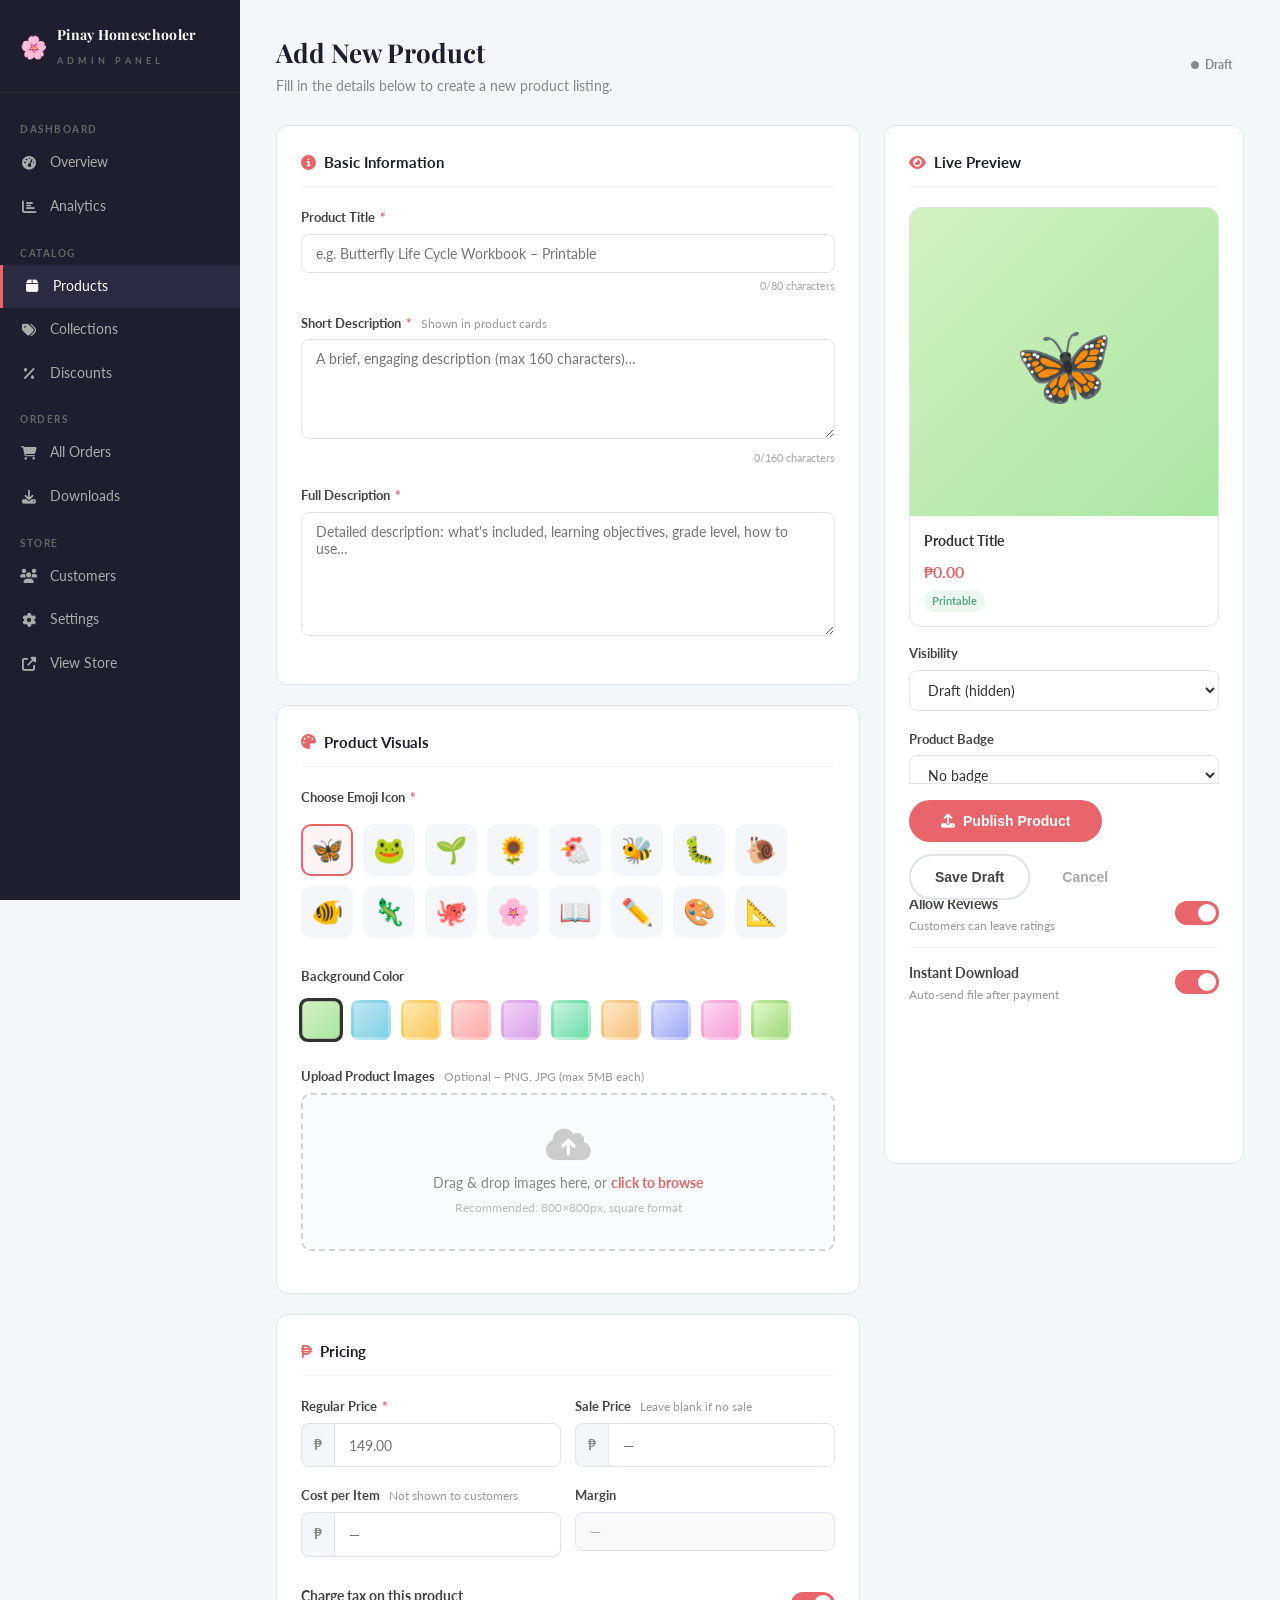
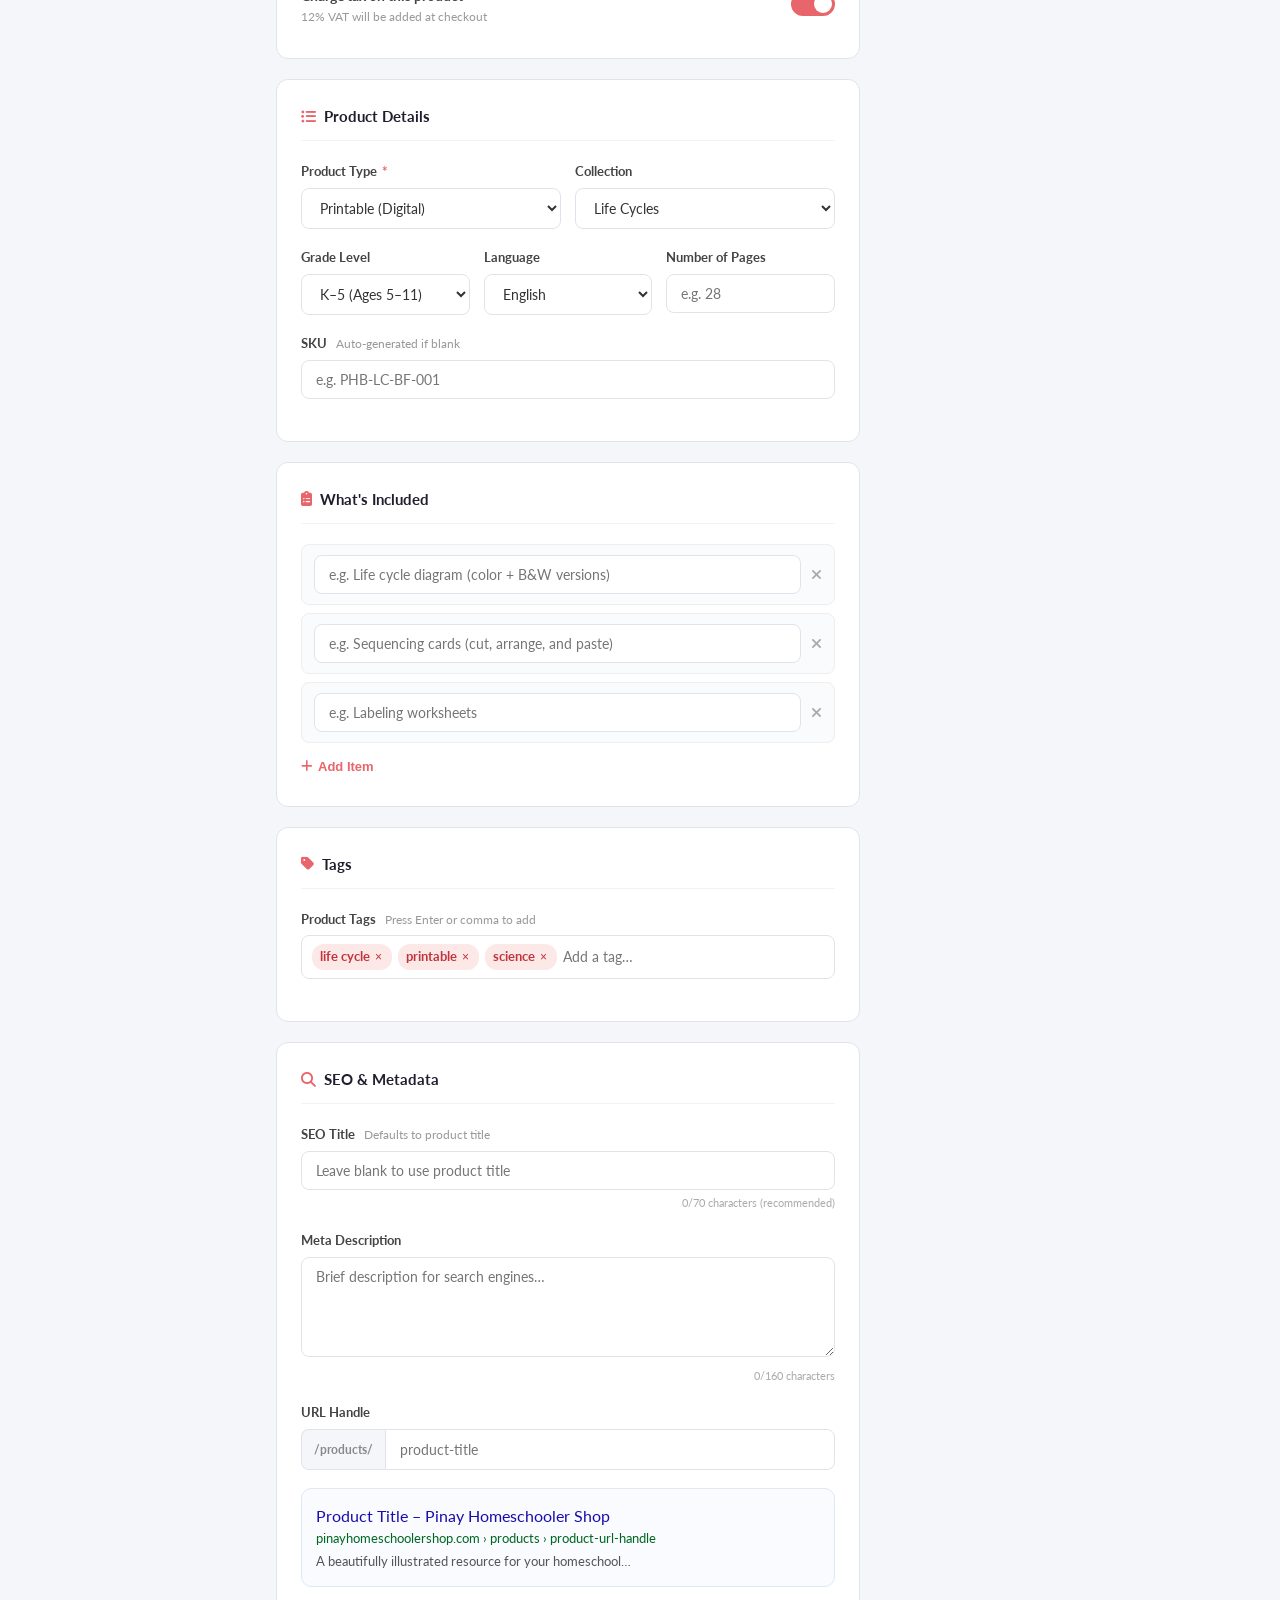
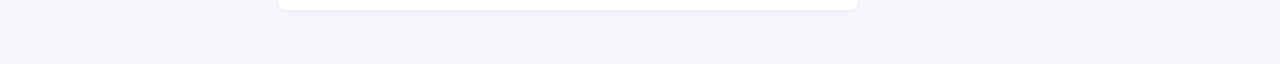
<file: admin-add-product.html>
<!DOCTYPE html>
<html lang="en">
<head>
  <meta charset="UTF-8" />
  <meta name="viewport" content="width=device-width, initial-scale=1.0" />
  <title>Add New Product – Pinay Homeschooler Shop Admin</title>
  <link rel="stylesheet" href="styles.css" />
  <link href="https://fonts.googleapis.com/css2?family=Playfair+Display:wght@400;600;700&family=Lato:wght@300;400;700&display=swap" rel="stylesheet" />
  <link rel="stylesheet" href="https://cdnjs.cloudflare.com/ajax/libs/font-awesome/6.4.0/css/all.min.css" />
  <style>
    body { background: #f4f6f9; }
    .admin-layout { display: grid; grid-template-columns: 240px 1fr; min-height: 100vh; }
    .admin-sidebar {
      background: #1e1e2e;
      color: #ccc;
      padding: 0;
      position: sticky;
      top: 0;
      height: 100vh;
      overflow-y: auto;
    }
    .sidebar-logo {
      padding: 22px 20px;
      border-bottom: 1px solid #333;
      display: flex;
      align-items: center;
      gap: 10px;
    }
    .sidebar-logo span { font-size: 22px; }
    .sidebar-logo .logo-top { color: #fff; font-size: 14px; }
    .sidebar-logo .logo-bottom { color: #666; font-size: 9px; }
    .sidebar-nav { padding: 12px 0; }
    .sidebar-nav a {
      display: flex;
      align-items: center;
      gap: 12px;
      padding: 11px 20px;
      font-size: 13.5px;
      color: #aaa;
      transition: background 0.2s, color 0.2s;
    }
    .sidebar-nav a:hover, .sidebar-nav a.active {
      background: #2a2a40;
      color: #fff;
    }
    .sidebar-nav a.active { border-left: 3px solid #e8656b; }
    .sidebar-nav a i { width: 18px; text-align: center; font-size: 14px; }
    .sidebar-section {
      padding: 8px 20px 4px;
      font-size: 10px;
      text-transform: uppercase;
      letter-spacing: 1.5px;
      color: #666;
      font-weight: 700;
      margin-top: 8px;
    }
    .admin-main { padding: 32px 36px; }
    .admin-header {
      display: flex;
      justify-content: space-between;
      align-items: center;
      margin-bottom: 28px;
    }
    .admin-header h1 {
      font-family: 'Playfair Display', serif;
      font-size: 26px;
      color: #1e1e2e;
    }
    .admin-header p { color: #888; font-size: 13.5px; margin-top: 2px; }
    .form-grid {
      display: grid;
      grid-template-columns: 1fr 360px;
      gap: 24px;
      align-items: start;
    }
    .form-card {
      background: #fff;
      border: 1px solid #e0e4ea;
      border-radius: 12px;
      padding: 24px;
      margin-bottom: 20px;
    }
    .form-card h3 {
      font-size: 15px;
      font-weight: 700;
      color: #1e1e2e;
      margin-bottom: 20px;
      padding-bottom: 12px;
      border-bottom: 1px solid #f0f2f5;
      display: flex;
      align-items: center;
      gap: 8px;
    }
    .form-card h3 i { color: #e8656b; }
    .form-group { margin-bottom: 18px; }
    .form-group label {
      display: block;
      font-size: 13px;
      font-weight: 700;
      color: #444;
      margin-bottom: 6px;
    }
    .form-group label .required { color: #e8656b; margin-left: 2px; }
    .form-group label .hint {
      font-weight: 400;
      color: #999;
      font-size: 11.5px;
      margin-left: 6px;
    }
    .form-input, .form-select, .form-textarea {
      width: 100%;
      padding: 10px 14px;
      border: 1.5px solid #e0e4ea;
      border-radius: 8px;
      font-size: 14px;
      color: #333;
      transition: border-color 0.2s, box-shadow 0.2s;
      font-family: 'Lato', sans-serif;
      outline: none;
      background: #fff;
    }
    .form-input:focus, .form-select:focus, .form-textarea:focus {
      border-color: #e8656b;
      box-shadow: 0 0 0 3px rgba(232,101,107,0.12);
    }
    .form-textarea { resize: vertical; min-height: 100px; }
    .input-prefix-wrap { display: flex; }
    .input-prefix {
      padding: 10px 12px;
      background: #f4f6f9;
      border: 1.5px solid #e0e4ea;
      border-right: none;
      border-radius: 8px 0 0 8px;
      font-size: 14px;
      color: #888;
      font-weight: 700;
    }
    .input-prefix-wrap .form-input { border-radius: 0 8px 8px 0; }
    .form-row { display: grid; grid-template-columns: 1fr 1fr; gap: 14px; }
    .form-row-3 { display: grid; grid-template-columns: 1fr 1fr 1fr; gap: 14px; }
    .char-count { font-size: 11px; color: #aaa; text-align: right; margin-top: 4px; }
    .upload-zone {
      border: 2px dashed #d0d5de;
      border-radius: 10px;
      padding: 32px 20px;
      text-align: center;
      cursor: pointer;
      transition: border-color 0.2s, background 0.2s;
      background: #fafbfc;
    }
    .upload-zone:hover { border-color: #e8656b; background: #fdf5f5; }
    .upload-zone i { font-size: 36px; color: #ccc; margin-bottom: 10px; }
    .upload-zone p { font-size: 13.5px; color: #888; }
    .upload-zone strong { color: #e8656b; }
    .emoji-picker {
      display: flex;
      flex-wrap: wrap;
      gap: 10px;
      padding: 10px 0;
    }
    .emoji-option {
      width: 52px; height: 52px;
      border-radius: 10px;
      border: 2px solid transparent;
      background: #f4f6f9;
      font-size: 26px;
      display: flex; align-items: center; justify-content: center;
      cursor: pointer;
      transition: border-color 0.2s, background 0.2s;
    }
    .emoji-option:hover, .emoji-option.selected {
      border-color: #e8656b;
      background: #fdf5f5;
    }
    .color-picker {
      display: flex;
      flex-wrap: wrap;
      gap: 10px;
      padding: 8px 0;
    }
    .color-option {
      width: 40px; height: 40px;
      border-radius: 8px;
      cursor: pointer;
      border: 3px solid transparent;
      transition: border-color 0.2s, transform 0.2s;
    }
    .color-option:hover, .color-option.selected {
      border-color: #333;
      transform: scale(1.1);
    }
    .tag-input-wrap { position: relative; }
    .tags-container {
      display: flex;
      flex-wrap: wrap;
      gap: 6px;
      padding: 8px 10px;
      border: 1.5px solid #e0e4ea;
      border-radius: 8px;
      min-height: 44px;
      cursor: text;
      transition: border-color 0.2s;
    }
    .tags-container:focus-within { border-color: #e8656b; }
    .tag-pill {
      display: flex;
      align-items: center;
      gap: 5px;
      background: #fde8e8;
      color: #c0353b;
      padding: 3px 10px 3px 8px;
      border-radius: 12px;
      font-size: 12.5px;
      font-weight: 700;
    }
    .tag-pill button { font-size: 12px; color: #c0353b; background: none; border: none; cursor: pointer; }
    .tag-inline-input {
      border: none;
      outline: none;
      font-size: 13.5px;
      background: transparent;
      min-width: 80px;
      font-family: 'Lato', sans-serif;
    }
    .variant-row {
      display: flex;
      gap: 10px;
      align-items: center;
      background: #fafbfc;
      padding: 10px 12px;
      border-radius: 8px;
      border: 1px solid #eee;
      margin-bottom: 8px;
    }
    .variant-row .form-input { background: #fff; margin: 0; }
    .btn-add-variant {
      display: flex;
      align-items: center;
      gap: 6px;
      font-size: 13px;
      color: #e8656b;
      font-weight: 700;
      padding: 8px 0;
      background: none;
      border: none;
      cursor: pointer;
    }
    .btn-remove-variant {
      color: #aaa;
      background: none;
      border: none;
      cursor: pointer;
      font-size: 15px;
      transition: color 0.2s;
    }
    .btn-remove-variant:hover { color: #e8656b; }
    .seo-preview {
      background: #f9fbff;
      border: 1px solid #e0e8f5;
      border-radius: 10px;
      padding: 14px;
      margin-top: 12px;
    }
    .seo-preview .seo-title { color: #1a0dab; font-size: 16px; font-weight: 400; }
    .seo-preview .seo-url { color: #006621; font-size: 12.5px; }
    .seo-preview .seo-desc { color: #545454; font-size: 13px; margin-top: 2px; }
    .product-preview-card {
      background: #fff;
      border: 1px solid #e0e4ea;
      border-radius: 12px;
      overflow: hidden;
      margin-bottom: 16px;
    }
    .preview-img {
      width: 100%;
      aspect-ratio: 1;
      display: flex; align-items: center; justify-content: center;
      font-size: 80px;
      transition: background 0.3s;
    }
    .preview-body { padding: 14px; }
    .preview-title { font-size: 14px; font-weight: 700; margin-bottom: 6px; color: #333; }
    .preview-price { font-size: 16px; font-weight: 700; color: #e8656b; }
    .preview-type { font-size: 11px; background: #eef8f2; color: #5ba97e; padding: 2px 8px; border-radius: 10px; display: inline-block; margin-top: 6px; font-weight: 700; }
    .form-actions {
      display: flex;
      gap: 12px;
      flex-wrap: wrap;
      position: sticky;
      bottom: 0;
      background: #fff;
      border-top: 1px solid #e0e4ea;
      padding: 16px 0 0;
      margin-top: 10px;
    }
    .btn-publish {
      padding: 13px 32px;
      background: #e8656b;
      color: #fff;
      font-weight: 700;
      font-size: 14px;
      border-radius: 28px;
      border: none;
      cursor: pointer;
      transition: background 0.2s;
      display: flex; align-items: center; gap: 8px;
    }
    .btn-publish:hover { background: #d04a50; }
    .btn-draft {
      padding: 13px 24px;
      background: #fff;
      color: #444;
      font-weight: 700;
      font-size: 14px;
      border-radius: 28px;
      border: 2px solid #e0e4ea;
      cursor: pointer;
      transition: border-color 0.2s;
    }
    .btn-draft:hover { border-color: #aaa; }
    .btn-cancel {
      padding: 13px 20px;
      background: none;
      color: #aaa;
      font-weight: 700;
      font-size: 14px;
      border: none;
      cursor: pointer;
    }
    .badge-status {
      display: inline-flex;
      align-items: center;
      gap: 6px;
      padding: 5px 12px;
      border-radius: 20px;
      font-size: 12px;
      font-weight: 700;
    }
    .status-draft { background: #f4f6f9; color: #888; }
    .status-active { background: #e6f9ee; color: #1f7a4d; }
    .toggle-wrap {
      display: flex;
      align-items: center;
      justify-content: space-between;
      padding: 8px 0;
    }
    .toggle-wrap label { font-size: 13.5px; color: #444; font-weight: 700; }
    .toggle-wrap small { font-size: 12px; color: #999; display: block; }
    .toggle {
      position: relative;
      width: 44px; height: 24px;
    }
    .toggle input { opacity: 0; width: 0; height: 0; }
    .toggle-slider {
      position: absolute;
      inset: 0;
      background: #ccc;
      border-radius: 24px;
      cursor: pointer;
      transition: background 0.2s;
    }
    .toggle-slider::before {
      content: '';
      position: absolute;
      width: 18px; height: 18px;
      left: 3px; bottom: 3px;
      background: #fff;
      border-radius: 50%;
      transition: transform 0.2s;
    }
    .toggle input:checked + .toggle-slider { background: #e8656b; }
    .toggle input:checked + .toggle-slider::before { transform: translateX(20px); }
    @media (max-width: 900px) {
      .admin-layout { grid-template-columns: 1fr; }
      .admin-sidebar { height: auto; position: relative; }
      .form-grid { grid-template-columns: 1fr; }
      .form-row, .form-row-3 { grid-template-columns: 1fr; }
      .admin-main { padding: 20px 16px; }
    }
  </style>
</head>
<body>

<div class="admin-layout">

  <!-- Sidebar -->
  <aside class="admin-sidebar">
    <div class="sidebar-logo">
      <span>🌸</span>
      <div><span class="logo-top" style="font-family:'Playfair Display',serif">Pinay Homeschooler</span><br/><span class="logo-bottom">ADMIN PANEL</span></div>
    </div>
    <nav class="sidebar-nav">
      <div class="sidebar-section">Dashboard</div>
      <a href="#"><i class="fas fa-tachometer-alt"></i> Overview</a>
      <a href="#"><i class="fas fa-chart-bar"></i> Analytics</a>

      <div class="sidebar-section">Catalog</div>
      <a href="#" class="active"><i class="fas fa-box"></i> Products</a>
      <a href="#"><i class="fas fa-tags"></i> Collections</a>
      <a href="#"><i class="fas fa-percent"></i> Discounts</a>

      <div class="sidebar-section">Orders</div>
      <a href="#"><i class="fas fa-shopping-cart"></i> All Orders</a>
      <a href="#"><i class="fas fa-download"></i> Downloads</a>

      <div class="sidebar-section">Store</div>
      <a href="#"><i class="fas fa-users"></i> Customers</a>
      <a href="#"><i class="fas fa-cog"></i> Settings</a>
      <a href="index.html" target="_blank"><i class="fas fa-external-link-alt"></i> View Store</a>
    </nav>
  </aside>

  <!-- Main Content -->
  <main class="admin-main">
    <div class="admin-header">
      <div>
        <h1>Add New Product</h1>
        <p>Fill in the details below to create a new product listing.</p>
      </div>
      <span class="badge-status status-draft"><i class="fas fa-circle" style="font-size:8px"></i> Draft</span>
    </div>

    <form id="productForm" onsubmit="publishProduct(event)">
      <div class="form-grid">

        <!-- LEFT COLUMN -->
        <div>

          <!-- Basic Info -->
          <div class="form-card">
            <h3><i class="fas fa-info-circle"></i> Basic Information</h3>

            <div class="form-group">
              <label>Product Title <span class="required">*</span></label>
              <input type="text" class="form-input" id="prodTitle" placeholder="e.g. Butterfly Life Cycle Workbook – Printable"
                oninput="updatePreview(); updateCharCount(this, 'titleCount', 80)" required />
              <div class="char-count"><span id="titleCount">0</span>/80 characters</div>
            </div>

            <div class="form-group">
              <label>Short Description <span class="required">*</span>
                <span class="hint">Shown in product cards</span>
              </label>
              <textarea class="form-textarea" id="prodShortDesc" rows="3"
                placeholder="A brief, engaging description (max 160 characters)…"
                oninput="updateCharCount(this, 'shortDescCount', 160)"></textarea>
              <div class="char-count"><span id="shortDescCount">0</span>/160 characters</div>
            </div>

            <div class="form-group">
              <label>Full Description <span class="required">*</span></label>
              <textarea class="form-textarea" id="prodDesc" rows="6"
                placeholder="Detailed description: what's included, learning objectives, grade level, how to use…"></textarea>
            </div>
          </div>

          <!-- Product Visuals -->
          <div class="form-card">
            <h3><i class="fas fa-palette"></i> Product Visuals</h3>

            <div class="form-group">
              <label>Choose Emoji Icon <span class="required">*</span></label>
              <div class="emoji-picker" id="emojiPicker">
                <div class="emoji-option selected" onclick="selectEmoji(this, '🦋')">🦋</div>
                <div class="emoji-option" onclick="selectEmoji(this, '🐸')">🐸</div>
                <div class="emoji-option" onclick="selectEmoji(this, '🌱')">🌱</div>
                <div class="emoji-option" onclick="selectEmoji(this, '🌻')">🌻</div>
                <div class="emoji-option" onclick="selectEmoji(this, '🐔')">🐔</div>
                <div class="emoji-option" onclick="selectEmoji(this, '🐝')">🐝</div>
                <div class="emoji-option" onclick="selectEmoji(this, '🐛')">🐛</div>
                <div class="emoji-option" onclick="selectEmoji(this, '🐌')">🐌</div>
                <div class="emoji-option" onclick="selectEmoji(this, '🐠')">🐠</div>
                <div class="emoji-option" onclick="selectEmoji(this, '🦎')">🦎</div>
                <div class="emoji-option" onclick="selectEmoji(this, '🐙')">🐙</div>
                <div class="emoji-option" onclick="selectEmoji(this, '🌸')">🌸</div>
                <div class="emoji-option" onclick="selectEmoji(this, '📖')">📖</div>
                <div class="emoji-option" onclick="selectEmoji(this, '✏️')">✏️</div>
                <div class="emoji-option" onclick="selectEmoji(this, '🎨')">🎨</div>
                <div class="emoji-option" onclick="selectEmoji(this, '📐')">📐</div>
              </div>
            </div>

            <div class="form-group">
              <label>Background Color</label>
              <div class="color-picker" id="colorPicker">
                <div class="color-option selected" onclick="selectColor(this, 'linear-gradient(135deg,#d4f1c0,#a8e6a1)')" style="background:linear-gradient(135deg,#d4f1c0,#a8e6a1)" title="Green"></div>
                <div class="color-option" onclick="selectColor(this, 'linear-gradient(135deg,#c0e8f1,#7ecfe8)')" style="background:linear-gradient(135deg,#c0e8f1,#7ecfe8)" title="Blue"></div>
                <div class="color-option" onclick="selectColor(this, 'linear-gradient(135deg,#fde8b0,#fbc85a)')" style="background:linear-gradient(135deg,#fde8b0,#fbc85a)" title="Yellow"></div>
                <div class="color-option" onclick="selectColor(this, 'linear-gradient(135deg,#ffd6d6,#ffaaaa)')" style="background:linear-gradient(135deg,#ffd6d6,#ffaaaa)" title="Pink-Red"></div>
                <div class="color-option" onclick="selectColor(this, 'linear-gradient(135deg,#f0d4f5,#d89fe8)')" style="background:linear-gradient(135deg,#f0d4f5,#d89fe8)" title="Purple"></div>
                <div class="color-option" onclick="selectColor(this, 'linear-gradient(135deg,#c8f5e0,#6ddba7)')" style="background:linear-gradient(135deg,#c8f5e0,#6ddba7)" title="Mint"></div>
                <div class="color-option" onclick="selectColor(this, 'linear-gradient(135deg,#ffe8c8,#f5c07a)')" style="background:linear-gradient(135deg,#ffe8c8,#f5c07a)" title="Orange"></div>
                <div class="color-option" onclick="selectColor(this, 'linear-gradient(135deg,#dce0ff,#9fa8f5)')" style="background:linear-gradient(135deg,#dce0ff,#9fa8f5)" title="Indigo"></div>
                <div class="color-option" onclick="selectColor(this, 'linear-gradient(135deg,#ffd6f0,#f59fd4)')" style="background:linear-gradient(135deg,#ffd6f0,#f59fd4)" title="Hot Pink"></div>
                <div class="color-option" onclick="selectColor(this, 'linear-gradient(135deg,#e0f8c8,#9fd87a)')" style="background:linear-gradient(135deg,#e0f8c8,#9fd87a)" title="Lime"></div>
              </div>
            </div>

            <div class="form-group">
              <label>Upload Product Images <span class="hint">Optional – PNG, JPG (max 5MB each)</span></label>
              <div class="upload-zone" onclick="document.getElementById('imgInput').click()">
                <input type="file" id="imgInput" accept="image/*" multiple hidden />
                <i class="fas fa-cloud-upload-alt"></i>
                <p>Drag & drop images here, or <strong>click to browse</strong></p>
                <p style="font-size:11.5px; color:#bbb; margin-top:4px">Recommended: 800×800px, square format</p>
              </div>
            </div>
          </div>

          <!-- Pricing -->
          <div class="form-card">
            <h3><i class="fas fa-peso-sign"></i> Pricing</h3>
            <div class="form-row">
              <div class="form-group">
                <label>Regular Price <span class="required">*</span></label>
                <div class="input-prefix-wrap">
                  <span class="input-prefix">₱</span>
                  <input type="number" class="form-input" id="prodPrice" min="0" step="0.01" placeholder="149.00"
                    oninput="updatePreview()" required />
                </div>
              </div>
              <div class="form-group">
                <label>Sale Price <span class="hint">Leave blank if no sale</span></label>
                <div class="input-prefix-wrap">
                  <span class="input-prefix">₱</span>
                  <input type="number" class="form-input" id="prodSalePrice" min="0" step="0.01" placeholder="—"
                    oninput="updatePreview()" />
                </div>
              </div>
            </div>
            <div class="form-row">
              <div class="form-group">
                <label>Cost per Item <span class="hint">Not shown to customers</span></label>
                <div class="input-prefix-wrap">
                  <span class="input-prefix">₱</span>
                  <input type="number" class="form-input" placeholder="—" />
                </div>
              </div>
              <div class="form-group">
                <label>Margin</label>
                <input type="text" class="form-input" value="—" disabled style="background:#f9f9f9; color:#aaa;" />
              </div>
            </div>
            <div class="toggle-wrap">
              <div>
                <label>Charge tax on this product</label>
                <small>12% VAT will be added at checkout</small>
              </div>
              <label class="toggle">
                <input type="checkbox" checked />
                <span class="toggle-slider"></span>
              </label>
            </div>
          </div>

          <!-- Product Details -->
          <div class="form-card">
            <h3><i class="fas fa-list-ul"></i> Product Details</h3>
            <div class="form-row">
              <div class="form-group">
                <label>Product Type <span class="required">*</span></label>
                <select class="form-select" id="prodType" onchange="updatePreview()" required>
                  <option value="">Select type…</option>
                  <option value="printable" selected>Printable (Digital)</option>
                  <option value="physical">Physical</option>
                  <option value="bundle">Bundle</option>
                  <option value="ebook">eBook</option>
                </select>
              </div>
              <div class="form-group">
                <label>Collection</label>
                <select class="form-select" id="prodCollection">
                  <option value="life-cycles" selected>Life Cycles</option>
                  <option value="worksheets">Worksheets</option>
                  <option value="flashcards">Flashcards</option>
                  <option value="science-kits">Science Kits</option>
                  <option value="math">Math Activities</option>
                </select>
              </div>
            </div>
            <div class="form-row-3">
              <div class="form-group">
                <label>Grade Level</label>
                <select class="form-select">
                  <option>K–2 (Ages 5–8)</option>
                  <option selected>K–5 (Ages 5–11)</option>
                  <option>Grades 3–6 (Ages 8–12)</option>
                  <option>Grades 6–10</option>
                  <option>All Ages</option>
                </select>
              </div>
              <div class="form-group">
                <label>Language</label>
                <select class="form-select">
                  <option value="en" selected>English</option>
                  <option value="fil">Filipino</option>
                  <option value="both">English + Filipino</option>
                </select>
              </div>
              <div class="form-group">
                <label>Number of Pages</label>
                <input type="number" class="form-input" placeholder="e.g. 28" min="1" />
              </div>
            </div>
            <div class="form-group">
              <label>SKU <span class="hint">Auto-generated if blank</span></label>
              <input type="text" class="form-input" id="prodSKU" placeholder="e.g. PHB-LC-BF-001" />
            </div>
          </div>

          <!-- What's Included -->
          <div class="form-card">
            <h3><i class="fas fa-clipboard-list"></i> What's Included</h3>
            <div id="variantRows">
              <div class="variant-row">
                <input type="text" class="form-input" placeholder="e.g. Life cycle diagram (color + B&W versions)" />
                <button type="button" class="btn-remove-variant" onclick="removeVariant(this)"><i class="fas fa-times"></i></button>
              </div>
              <div class="variant-row">
                <input type="text" class="form-input" placeholder="e.g. Sequencing cards (cut, arrange, and paste)" />
                <button type="button" class="btn-remove-variant" onclick="removeVariant(this)"><i class="fas fa-times"></i></button>
              </div>
              <div class="variant-row">
                <input type="text" class="form-input" placeholder="e.g. Labeling worksheets" />
                <button type="button" class="btn-remove-variant" onclick="removeVariant(this)"><i class="fas fa-times"></i></button>
              </div>
            </div>
            <button type="button" class="btn-add-variant" onclick="addVariant()">
              <i class="fas fa-plus"></i> Add Item
            </button>
          </div>

          <!-- Tags -->
          <div class="form-card">
            <h3><i class="fas fa-tag"></i> Tags</h3>
            <div class="form-group">
              <label>Product Tags <span class="hint">Press Enter or comma to add</span></label>
              <div class="tags-container" id="tagsContainer" onclick="document.getElementById('tagInput').focus()">
                <span class="tag-pill">life cycle <button onclick="removeTag(this)">×</button></span>
                <span class="tag-pill">printable <button onclick="removeTag(this)">×</button></span>
                <span class="tag-pill">science <button onclick="removeTag(this)">×</button></span>
                <input type="text" class="tag-inline-input" id="tagInput"
                  placeholder="Add a tag…"
                  onkeydown="handleTagInput(event)" />
              </div>
            </div>
          </div>

          <!-- SEO -->
          <div class="form-card">
            <h3><i class="fas fa-search"></i> SEO & Metadata</h3>
            <div class="form-group">
              <label>SEO Title <span class="hint">Defaults to product title</span></label>
              <input type="text" class="form-input" id="seoTitle" placeholder="Leave blank to use product title"
                oninput="updateSEOPreview()" />
              <div class="char-count"><span id="seoTitleCount">0</span>/70 characters (recommended)</div>
            </div>
            <div class="form-group">
              <label>Meta Description</label>
              <textarea class="form-textarea" id="seoDesc" rows="3"
                placeholder="Brief description for search engines…"
                oninput="updateSEOPreview(); updateCharCount(this,'seoDescCount',160)"></textarea>
              <div class="char-count"><span id="seoDescCount">0</span>/160 characters</div>
            </div>
            <div class="form-group">
              <label>URL Handle</label>
              <div class="input-prefix-wrap">
                <span class="input-prefix" style="font-size:12px;white-space:nowrap">/products/</span>
                <input type="text" class="form-input" id="urlHandle" placeholder="butterfly-life-cycle-workbook-printable" />
              </div>
            </div>
            <div class="seo-preview">
              <div class="seo-title" id="seoPreviewTitle">Butterfly Life Cycle Workbook – Printable</div>
              <div class="seo-url" id="seoPreviewUrl">pinayhomeschoolershop.com › products › butterfly-life-cycle-workbook</div>
              <div class="seo-desc" id="seoPreviewDesc">A beautifully illustrated printable workbook for K–5 learners covering all 4 stages of the butterfly life cycle…</div>
            </div>
          </div>

        </div>

        <!-- RIGHT COLUMN -->
        <div>

          <!-- Preview Card -->
          <div class="form-card" style="position:sticky; top:20px">
            <h3><i class="fas fa-eye"></i> Live Preview</h3>
            <div class="product-preview-card">
              <div class="preview-img" id="previewImg" style="background: linear-gradient(135deg,#d4f1c0,#a8e6a1)">
                <span id="previewEmoji" style="font-size:80px">🦋</span>
              </div>
              <div class="preview-body">
                <div class="preview-title" id="previewTitle">Product Title</div>
                <div class="preview-price" id="previewPrice">₱0.00</div>
                <span class="preview-type" id="previewType">Printable</span>
              </div>
            </div>

            <!-- Status -->
            <div class="form-group">
              <label>Visibility</label>
              <select class="form-select" id="prodStatus">
                <option value="active">Active (visible in shop)</option>
                <option value="draft" selected>Draft (hidden)</option>
                <option value="archived">Archived</option>
              </select>
            </div>

            <!-- Badge -->
            <div class="form-group">
              <label>Product Badge</label>
              <select class="form-select" id="prodBadge">
                <option value="">No badge</option>
                <option value="new">New</option>
                <option value="bestseller">Best Seller</option>
                <option value="sale">Sale</option>
                <option value="featured">Featured</option>
              </select>
            </div>

            <!-- Toggles -->
            <div class="toggle-wrap">
              <div>
                <label>Featured Product</label>
                <small>Show on homepage</small>
              </div>
              <label class="toggle">
                <input type="checkbox" />
                <span class="toggle-slider"></span>
              </label>
            </div>
            <div class="toggle-wrap" style="border-top:1px solid #f0f2f5; padding-top:12px; margin-top:4px">
              <div>
                <label>Allow Reviews</label>
                <small>Customers can leave ratings</small>
              </div>
              <label class="toggle">
                <input type="checkbox" checked />
                <span class="toggle-slider"></span>
              </label>
            </div>
            <div class="toggle-wrap" style="border-top:1px solid #f0f2f5; padding-top:12px; margin-top:4px">
              <div>
                <label>Instant Download</label>
                <small>Auto-send file after payment</small>
              </div>
              <label class="toggle">
                <input type="checkbox" checked />
                <span class="toggle-slider"></span>
              </label>
            </div>

            <!-- Actions -->
            <div class="form-actions">
              <button type="submit" class="btn-publish">
                <i class="fas fa-upload"></i> Publish Product
              </button>
              <button type="button" class="btn-draft" onclick="saveDraft()">
                Save Draft
              </button>
              <button type="button" class="btn-cancel" onclick="if(confirm('Discard changes?')) window.history.back()">
                Cancel
              </button>
            </div>
          </div>

        </div>
      </div>
    </form>
  </main>
</div>

<!-- Success Modal -->
<div id="successModal" style="display:none; position:fixed; inset:0; background:rgba(0,0,0,0.5); z-index:3000; align-items:center; justify-content:center;">
  <div style="background:#fff; border-radius:16px; padding:40px; text-align:center; max-width:420px; margin:20px; box-shadow:0 20px 60px rgba(0,0,0,0.2)">
    <div style="font-size:60px; margin-bottom:16px">🎉</div>
    <h2 style="font-family:'Playfair Display',serif; font-size:24px; margin-bottom:10px">Product Published!</h2>
    <p style="color:#888; font-size:14.5px; line-height:1.6; margin-bottom:24px">Your product has been published successfully and is now visible in your shop.</p>
    <div style="display:flex; gap:12px; justify-content:center">
      <a href="index.html" style="padding:12px 24px; background:#e8656b; color:#fff; border-radius:24px; font-weight:700; font-size:14px">View Shop</a>
      <button onclick="resetForm()" style="padding:12px 24px; background:#f4f6f9; color:#444; border-radius:24px; font-weight:700; font-size:14px; border:none; cursor:pointer">Add Another</button>
    </div>
  </div>
</div>

<script>
let selectedEmoji = '🦋';
let selectedColor = 'linear-gradient(135deg,#d4f1c0,#a8e6a1)';

function selectEmoji(el, emoji) {
  document.querySelectorAll('.emoji-option').forEach(e => e.classList.remove('selected'));
  el.classList.add('selected');
  selectedEmoji = emoji;
  document.getElementById('previewEmoji').textContent = emoji;
}

function selectColor(el, color) {
  document.querySelectorAll('.color-option').forEach(e => e.classList.remove('selected'));
  el.classList.add('selected');
  selectedColor = color;
  document.getElementById('previewImg').style.background = color;
}

function updatePreview() {
  const title = document.getElementById('prodTitle').value || 'Product Title';
  const price = document.getElementById('prodPrice').value;
  const salePrice = document.getElementById('prodSalePrice').value;
  const type = document.getElementById('prodType').value;

  document.getElementById('previewTitle').textContent = title;

  if (price) {
    if (salePrice && +salePrice < +price) {
      document.getElementById('previewPrice').innerHTML =
        `<span style="text-decoration:line-through;color:#aaa;font-size:13px;font-weight:400">₱${(+price).toLocaleString()}.00</span> <span style="color:#e8656b">₱${(+salePrice).toLocaleString()}.00</span>`;
    } else {
      document.getElementById('previewPrice').textContent = `₱${(+price).toLocaleString()}.00`;
    }
  }

  const typeLabels = { printable: 'Printable', physical: 'Physical', bundle: 'Bundle', ebook: 'eBook' };
  document.getElementById('previewType').textContent = typeLabels[type] || 'Printable';

  // Auto-generate URL handle
  const handle = title.toLowerCase().replace(/[^a-z0-9]+/g, '-').replace(/^-|-$/g, '');
  if (!document.getElementById('urlHandle').value) {
    document.getElementById('urlHandle').placeholder = handle || 'product-url-handle';
  }

  updateSEOPreview();
}

function updateSEOPreview() {
  const title = document.getElementById('seoTitle').value || document.getElementById('prodTitle').value || 'Product Title';
  const desc = document.getElementById('seoDesc').value || 'A beautifully illustrated resource for your homeschool…';
  const handle = document.getElementById('urlHandle').value || 'product-url-handle';

  document.getElementById('seoPreviewTitle').textContent = title + ' – Pinay Homeschooler Shop';
  document.getElementById('seoPreviewUrl').textContent = 'pinayhomeschoolershop.com › products › ' + (handle || 'product');
  document.getElementById('seoPreviewDesc').textContent = desc;

  const titleEl = document.getElementById('seoTitle');
  document.getElementById('seoTitleCount').textContent = titleEl.value.length;
}

function updateCharCount(el, countId, max) {
  const count = el.value.length;
  const span = document.getElementById(countId);
  if (span) {
    span.textContent = count;
    span.style.color = count > max * 0.9 ? '#e8656b' : '#aaa';
  }
}

function handleTagInput(e) {
  if (e.key === 'Enter' || e.key === ',') {
    e.preventDefault();
    const val = e.target.value.trim().replace(',', '');
    if (val) addTag(val);
    e.target.value = '';
  }
}

function addTag(text) {
  const container = document.getElementById('tagsContainer');
  const input = document.getElementById('tagInput');
  const pill = document.createElement('span');
  pill.className = 'tag-pill';
  pill.innerHTML = `${text} <button onclick="removeTag(this)">×</button>`;
  container.insertBefore(pill, input);
}

function removeTag(btn) {
  btn.parentElement.remove();
}

function addVariant() {
  const container = document.getElementById('variantRows');
  const row = document.createElement('div');
  row.className = 'variant-row';
  row.innerHTML = `<input type="text" class="form-input" placeholder="What's included item…" /><button type="button" class="btn-remove-variant" onclick="removeVariant(this)"><i class="fas fa-times"></i></button>`;
  container.appendChild(row);
  row.querySelector('input').focus();
}

function removeVariant(btn) {
  btn.parentElement.remove();
}

function publishProduct(e) {
  e.preventDefault();
  const modal = document.getElementById('successModal');
  modal.style.display = 'flex';
}

function saveDraft() {
  alert('Product saved as draft. You can come back to edit it anytime.');
}

function resetForm() {
  document.getElementById('successModal').style.display = 'none';
  document.getElementById('productForm').reset();
  document.getElementById('previewTitle').textContent = 'Product Title';
  document.getElementById('previewPrice').textContent = '₱0.00';
  document.getElementById('previewType').textContent = 'Printable';
  document.getElementById('previewEmoji').textContent = '🦋';
  document.getElementById('previewImg').style.background = 'linear-gradient(135deg,#d4f1c0,#a8e6a1)';
}

// Init
updatePreview();
</script>
</body>
</html>
</file>
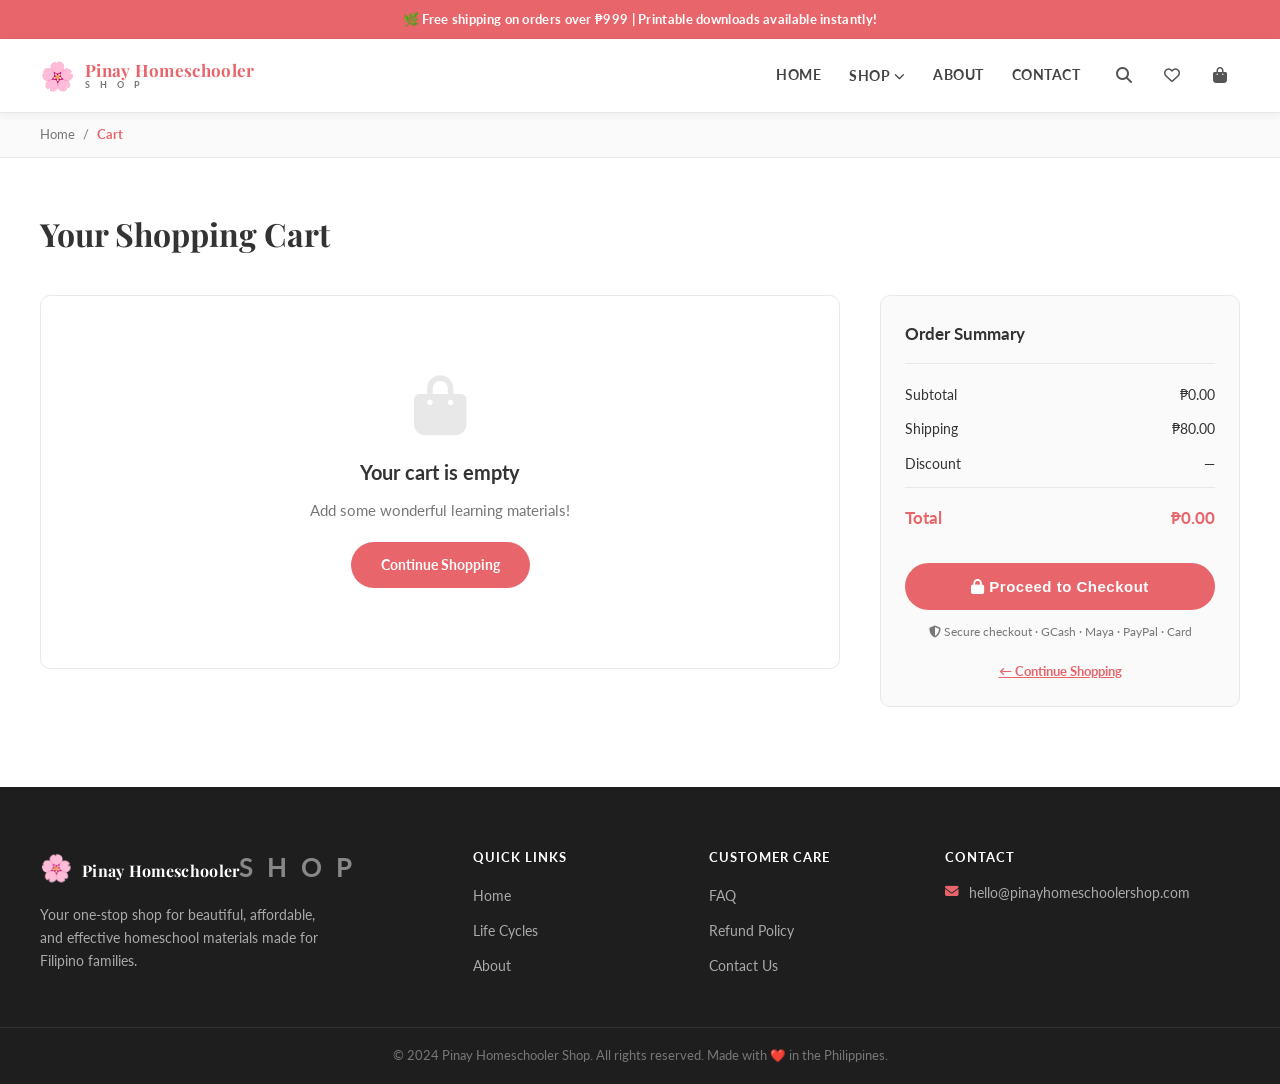
<file: cart.html>
<!DOCTYPE html>
<html lang="en">
<head>
  <meta charset="UTF-8" />
  <meta name="viewport" content="width=device-width, initial-scale=1.0" />
  <title>Your Cart – Pinay Homeschooler Shop</title>
  <link rel="stylesheet" href="styles.css" />
  <link href="https://fonts.googleapis.com/css2?family=Playfair+Display:wght@400;600;700&family=Lato:wght@300;400;700&display=swap" rel="stylesheet" />
  <link rel="stylesheet" href="https://cdnjs.cloudflare.com/ajax/libs/font-awesome/6.4.0/css/all.min.css" />
</head>
<body>

  <div class="announcement-bar">
    <p>🌿 Free shipping on orders over ₱999 | Printable downloads available instantly!</p>
  </div>

  <header class="header">
    <div class="container header-inner">
      <button class="nav-toggle" id="navToggle"><span></span><span></span><span></span></button>
      <a href="index.html" class="logo">
        <span class="logo-icon">🌸</span>
        <div><span class="logo-top">Pinay Homeschooler</span><span class="logo-bottom">S H O P</span></div>
      </a>
      <nav class="nav-desktop">
        <a href="index.html">Home</a>
        <div class="nav-dropdown">
          <a href="#">Shop <i class="fas fa-chevron-down fa-xs"></i></a>
          <div class="dropdown-menu">
            <a href="index.html">Life Cycles</a>
            <a href="#">Worksheets</a>
            <a href="#">Flashcards</a>
          </div>
        </div>
        <a href="about.html">About</a>
        <a href="#">Contact</a>
      </nav>
      <div class="header-actions">
        <button class="icon-btn" id="searchToggle"><i class="fas fa-search"></i></button>
        <a href="#" class="icon-btn"><i class="far fa-heart"></i></a>
        <a href="cart.html" class="icon-btn cart-btn">
          <i class="fas fa-shopping-bag"></i>
          <span class="cart-count" id="cartCount">0</span>
        </a>
      </div>
    </div>
    <nav class="nav-mobile" id="mobileNav">
      <a href="index.html">Home</a>
      <a href="#">Shop All</a>
      <a href="index.html">Life Cycles</a>
      <a href="about.html">About</a>
    </nav>
  </header>

  <!-- Breadcrumb -->
  <div class="breadcrumb">
    <div class="container">
      <a href="index.html">Home</a><span>/</span>
      <span>Cart</span>
    </div>
  </div>

  <!-- Cart -->
  <main class="cart-page">
    <div class="container">
      <h1>Your Shopping Cart</h1>
      <div class="cart-layout">
        <div class="cart-items" id="cartItems">
          <!-- Rendered by JS -->
        </div>
        <div class="cart-summary">
          <h3>Order Summary</h3>
          <div class="summary-row">
            <span>Subtotal</span>
            <span id="summarySubtotal">₱0.00</span>
          </div>
          <div class="summary-row">
            <span>Shipping</span>
            <span id="summaryShipping">₱80.00</span>
          </div>
          <div class="summary-row">
            <span>Discount</span>
            <span>—</span>
          </div>
          <div class="summary-row total">
            <span>Total</span>
            <span id="summaryTotal">₱0.00</span>
          </div>
          <button class="checkout-btn">
            <i class="fas fa-lock"></i> Proceed to Checkout
          </button>
          <p style="text-align:center; font-size:12px; color:var(--text-light); margin-top:12px;">
            <i class="fas fa-shield-alt"></i> Secure checkout · GCash · Maya · PayPal · Card
          </p>
          <div style="margin-top:16px; text-align:center;">
            <a href="index.html" style="font-size:13px; color:var(--primary); font-weight:700; text-decoration:underline;">
              ← Continue Shopping
            </a>
          </div>
        </div>
      </div>
    </div>
  </main>

  <!-- Footer -->
  <footer class="footer">
    <div class="container footer-grid">
      <div class="footer-col footer-about">
        <div class="footer-logo">
          <span>🌸</span>
          <div><span class="logo-top">Pinay Homeschooler</span><span class="logo-bottom">S H O P</span></div>
        </div>
        <p>Your one-stop shop for beautiful, affordable, and effective homeschool materials made for Filipino families.</p>
      </div>
      <div class="footer-col">
        <h4>Quick Links</h4>
        <ul>
          <li><a href="index.html">Home</a></li>
          <li><a href="index.html">Life Cycles</a></li>
          <li><a href="about.html">About</a></li>
        </ul>
      </div>
      <div class="footer-col">
        <h4>Customer Care</h4>
        <ul>
          <li><a href="#">FAQ</a></li>
          <li><a href="#">Refund Policy</a></li>
          <li><a href="#">Contact Us</a></li>
        </ul>
      </div>
      <div class="footer-col">
        <h4>Contact</h4>
        <ul class="contact-list">
          <li><i class="fas fa-envelope"></i> hello@pinayhomeschoolershop.com</li>
        </ul>
      </div>
    </div>
    <div class="footer-bottom">
      <div class="container">
        <p>© 2024 Pinay Homeschooler Shop. All rights reserved. Made with ❤️ in the Philippines.</p>
      </div>
    </div>
  </footer>

  <div class="cart-toast" id="cartToast">
    <i class="fas fa-check-circle"></i>
    <span id="cartToastMsg">Item added to cart!</span>
  </div>

  <script src="app.js"></script>
</body>
</html>
</file>
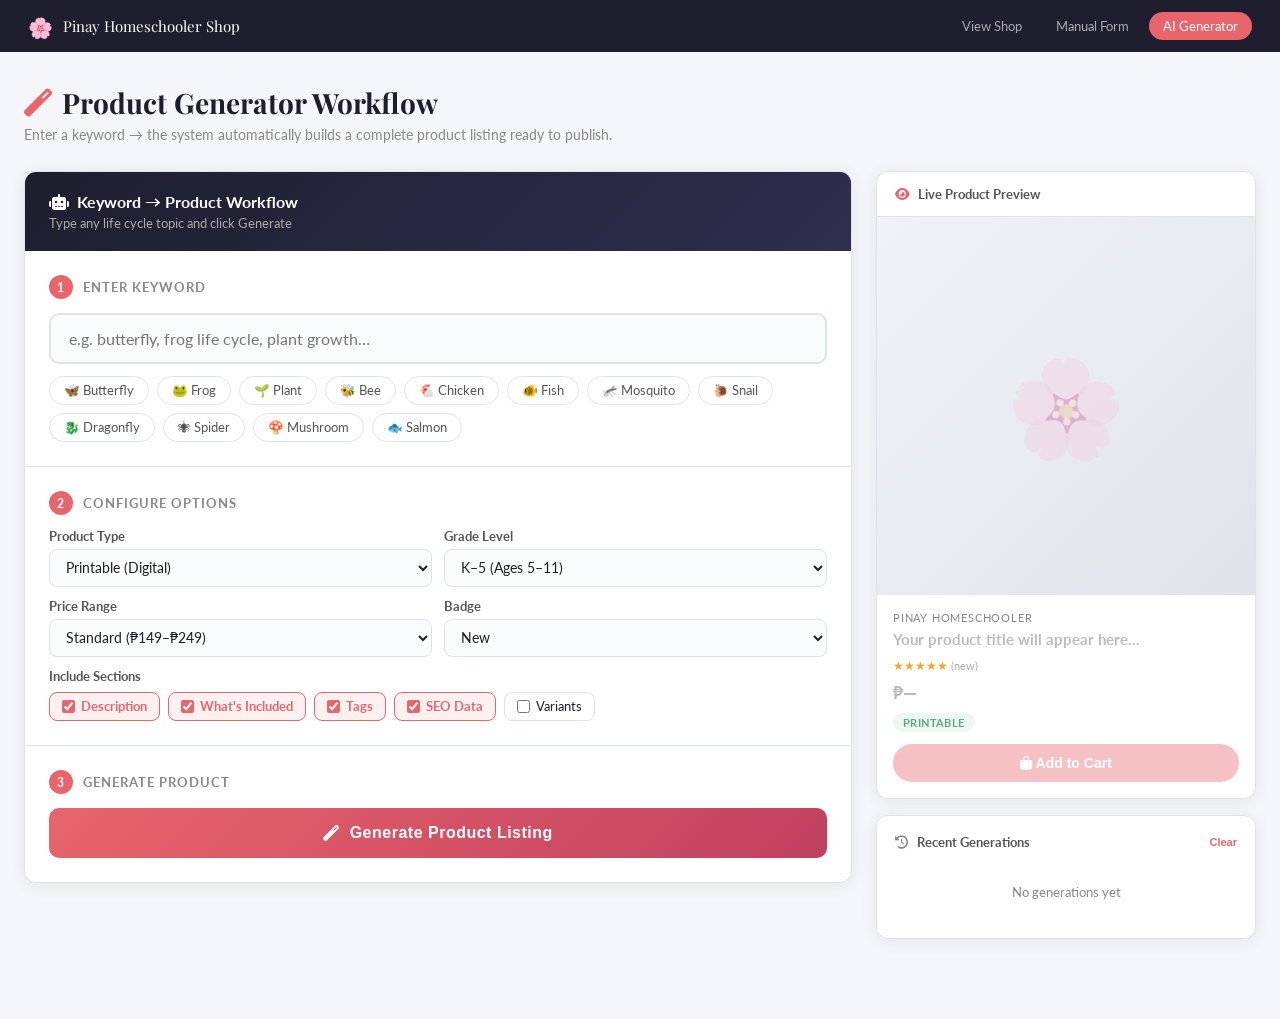
<file: generate-product.html>
<!DOCTYPE html>
<html lang="en">
<head>
  <meta charset="UTF-8" />
  <meta name="viewport" content="width=device-width, initial-scale=1.0" />
  <title>Product Generator – Pinay Homeschooler Shop</title>
  <link href="https://fonts.googleapis.com/css2?family=Playfair+Display:wght@400;700&family=Lato:wght@300;400;700&display=swap" rel="stylesheet" />
  <link rel="stylesheet" href="https://cdnjs.cloudflare.com/ajax/libs/font-awesome/6.4.0/css/all.min.css" />
  <style>
    *, *::before, *::after { box-sizing: border-box; margin: 0; padding: 0; }
    :root {
      --primary: #e8656b;
      --primary-dark: #d04a50;
      --primary-light: #fdf0f0;
      --accent: #5ba97e;
      --accent-light: #eef8f2;
      --purple: #7c5cbf;
      --purple-light: #f0ecff;
      --border: #e0e4ea;
      --text: #1e1e2e;
      --muted: #888;
      --bg: #f4f6f9;
      --card: #fff;
      --radius: 12px;
      --shadow: 0 2px 16px rgba(0,0,0,0.08);
      --shadow-lg: 0 8px 40px rgba(0,0,0,0.14);
    }
    body { font-family: 'Lato', sans-serif; background: var(--bg); color: var(--text); min-height: 100vh; }
    a { text-decoration: none; color: inherit; }

    /* ── TOP BAR ── */
    .topbar {
      background: #1e1e2e;
      color: #fff;
      padding: 0 28px;
      height: 52px;
      display: flex;
      align-items: center;
      justify-content: space-between;
      gap: 16px;
    }
    .topbar-logo { display: flex; align-items: center; gap: 10px; font-family: 'Playfair Display', serif; font-size: 15px; }
    .topbar-logo span { font-size: 20px; }
    .topbar-nav { display: flex; gap: 6px; }
    .topbar-nav a {
      padding: 6px 14px;
      border-radius: 20px;
      font-size: 13px;
      color: #aaa;
      transition: background .2s, color .2s;
    }
    .topbar-nav a:hover { background: #2a2a40; color: #fff; }
    .topbar-nav a.active { background: var(--primary); color: #fff; }

    /* ── MAIN LAYOUT ── */
    .main { max-width: 1280px; margin: 0 auto; padding: 32px 24px 80px; }
    .page-header { margin-bottom: 28px; }
    .page-header h1 { font-family: 'Playfair Display', serif; font-size: 28px; color: var(--text); display: flex; align-items: center; gap: 10px; }
    .page-header p { color: var(--muted); font-size: 14px; margin-top: 5px; }
    .page-layout { display: grid; grid-template-columns: 1fr 380px; gap: 24px; align-items: start; }

    /* ── GENERATOR PANEL ── */
    .gen-panel { background: var(--card); border: 1px solid var(--border); border-radius: var(--radius); overflow: hidden; box-shadow: var(--shadow); }
    .gen-panel-header {
      background: linear-gradient(135deg, #1e1e2e, #2e2e4e);
      padding: 20px 24px;
      color: #fff;
    }
    .gen-panel-header h2 { font-size: 16px; font-weight: 700; display: flex; align-items: center; gap: 8px; }
    .gen-panel-header p { font-size: 13px; color: #aaa; margin-top: 4px; }

    /* STEP 1: Keyword Input */
    .step-section { padding: 24px; border-bottom: 1px solid var(--border); }
    .step-label {
      display: flex;
      align-items: center;
      gap: 10px;
      font-size: 13px;
      font-weight: 700;
      color: var(--muted);
      text-transform: uppercase;
      letter-spacing: 1px;
      margin-bottom: 14px;
    }
    .step-num {
      width: 24px; height: 24px;
      border-radius: 50%;
      background: var(--primary);
      color: #fff;
      font-size: 12px;
      font-weight: 700;
      display: flex; align-items: center; justify-content: center;
    }
    .keyword-input-wrap { position: relative; }
    .keyword-input {
      width: 100%;
      padding: 14px 52px 14px 18px;
      border: 2px solid var(--border);
      border-radius: 10px;
      font-size: 16px;
      font-family: 'Lato', sans-serif;
      color: var(--text);
      transition: border-color .2s, box-shadow .2s;
      outline: none;
      background: #fafbfc;
    }
    .keyword-input:focus { border-color: var(--primary); box-shadow: 0 0 0 4px rgba(232,101,107,.1); background: #fff; }
    .keyword-clear {
      position: absolute; right: 16px; top: 50%; transform: translateY(-50%);
      color: #ccc; font-size: 16px; cursor: pointer; background: none; border: none;
      transition: color .2s;
    }
    .keyword-clear:hover { color: var(--primary); }
    .keyword-suggestions { display: flex; flex-wrap: wrap; gap: 8px; margin-top: 12px; }
    .kw-chip {
      padding: 6px 14px;
      border-radius: 20px;
      border: 1.5px solid var(--border);
      font-size: 12.5px;
      color: #555;
      cursor: pointer;
      transition: all .2s;
      background: #fff;
    }
    .kw-chip:hover { border-color: var(--primary); color: var(--primary); background: var(--primary-light); }

    /* STEP 2: Options */
    .options-grid { display: grid; grid-template-columns: 1fr 1fr; gap: 12px; }
    .option-group label { display: block; font-size: 12.5px; font-weight: 700; color: #555; margin-bottom: 5px; }
    .option-select, .option-input {
      width: 100%;
      padding: 9px 12px;
      border: 1.5px solid var(--border);
      border-radius: 8px;
      font-size: 13.5px;
      font-family: 'Lato', sans-serif;
      color: var(--text);
      background: #fafbfc;
      outline: none;
      transition: border-color .2s;
    }
    .option-select:focus, .option-input:focus { border-color: var(--primary); }
    .checkbox-group { display: flex; flex-wrap: wrap; gap: 8px; margin-top: 4px; }
    .check-chip {
      display: flex; align-items: center; gap: 6px;
      padding: 6px 12px;
      border: 1.5px solid var(--border);
      border-radius: 8px;
      font-size: 12.5px;
      cursor: pointer;
      transition: all .2s;
      background: #fff;
      user-select: none;
    }
    .check-chip input { accent-color: var(--primary); }
    .check-chip:has(input:checked) { border-color: var(--primary); background: var(--primary-light); color: var(--primary); font-weight: 700; }

    /* STEP 3: Generate Button */
    .generate-btn {
      width: 100%;
      padding: 16px;
      background: linear-gradient(135deg, var(--primary), #c04060);
      color: #fff;
      font-size: 16px;
      font-weight: 700;
      border: none;
      border-radius: 10px;
      cursor: pointer;
      transition: opacity .2s, transform .1s;
      display: flex; align-items: center; justify-content: center; gap: 10px;
      letter-spacing: 0.5px;
    }
    .generate-btn:hover { opacity: .92; }
    .generate-btn:active { transform: scale(.98); }
    .generate-btn:disabled { opacity: .5; cursor: not-allowed; }

    /* PROGRESS */
    .progress-wrap { padding: 20px 24px; display: none; }
    .progress-wrap.show { display: block; }
    .progress-steps { display: flex; flex-direction: column; gap: 10px; }
    .prog-step {
      display: flex; align-items: center; gap: 12px;
      font-size: 13.5px;
      color: var(--muted);
      transition: color .3s;
    }
    .prog-step.done { color: var(--accent); }
    .prog-step.active { color: var(--text); font-weight: 700; }
    .prog-icon {
      width: 28px; height: 28px;
      border-radius: 50%;
      background: #f0f2f5;
      display: flex; align-items: center; justify-content: center;
      font-size: 12px;
      flex-shrink: 0;
      transition: background .3s, color .3s;
    }
    .prog-step.done .prog-icon { background: var(--accent-light); color: var(--accent); }
    .prog-step.active .prog-icon { background: var(--primary-light); color: var(--primary); }
    .prog-spinner { animation: spin .8s linear infinite; display: inline-block; }
    @keyframes spin { to { transform: rotate(360deg); } }

    /* RESULT SECTION */
    .result-section { display: none; padding: 24px; border-top: 1px solid var(--border); }
    .result-section.show { display: block; }
    .result-grid { display: flex; flex-direction: column; gap: 16px; }
    .result-field { border: 1.5px solid var(--border); border-radius: 10px; overflow: hidden; }
    .result-field-header {
      background: #f8f9fb;
      padding: 9px 14px;
      display: flex; justify-content: space-between; align-items: center;
      border-bottom: 1px solid var(--border);
    }
    .result-field-label { font-size: 11.5px; font-weight: 700; text-transform: uppercase; letter-spacing: .8px; color: #888; }
    .result-field-body { padding: 12px 14px; }
    .result-value {
      font-size: 14px;
      color: var(--text);
      line-height: 1.7;
      min-height: 36px;
      outline: none;
      width: 100%;
      border: none;
      background: transparent;
      font-family: 'Lato', sans-serif;
      resize: none;
    }
    .result-value:focus { outline: none; }
    .edit-hint { font-size: 11px; color: #bbb; cursor: pointer; }
    .edit-hint:hover { color: var(--primary); }
    .tag-row { display: flex; flex-wrap: wrap; gap: 6px; }
    .tag-badge {
      padding: 3px 10px;
      background: var(--primary-light);
      color: var(--primary);
      border-radius: 12px;
      font-size: 12px;
      font-weight: 700;
    }
    .included-list { list-style: none; display: flex; flex-direction: column; gap: 6px; }
    .included-list li {
      display: flex; align-items: flex-start; gap: 8px;
      font-size: 13.5px;
      color: #444;
    }
    .included-list li i { color: var(--accent); margin-top: 2px; flex-shrink: 0; }
    .price-row { display: flex; align-items: baseline; gap: 12px; }
    .price-main { font-size: 22px; font-weight: 700; color: var(--primary); }
    .price-sale { font-size: 15px; color: var(--muted); text-decoration: line-through; }
    .result-actions { display: flex; gap: 10px; margin-top: 20px; }
    .btn-use {
      flex: 1;
      padding: 13px;
      background: var(--primary);
      color: #fff;
      font-weight: 700;
      font-size: 14px;
      border-radius: 28px;
      border: none;
      cursor: pointer;
      transition: background .2s;
      display: flex; align-items: center; justify-content: center; gap: 8px;
    }
    .btn-use:hover { background: var(--primary-dark); }
    .btn-regen {
      padding: 13px 20px;
      background: #fff;
      color: #444;
      font-weight: 700;
      font-size: 14px;
      border-radius: 28px;
      border: 2px solid var(--border);
      cursor: pointer;
      transition: border-color .2s;
      display: flex; align-items: center; gap: 8px;
    }
    .btn-regen:hover { border-color: #aaa; }

    /* ── RIGHT: PRODUCT PREVIEW ── */
    .preview-panel { position: sticky; top: 20px; display: flex; flex-direction: column; gap: 16px; }
    .preview-card {
      background: var(--card);
      border: 1px solid var(--border);
      border-radius: var(--radius);
      overflow: hidden;
      box-shadow: var(--shadow);
    }
    .preview-card-header { padding: 14px 18px; border-bottom: 1px solid var(--border); font-size: 13px; font-weight: 700; color: #555; display: flex; align-items: center; gap: 8px; }
    .preview-img {
      width: 100%; aspect-ratio: 1;
      display: flex; align-items: center; justify-content: center;
      font-size: 96px;
      transition: background 0.4s;
    }
    .preview-body { padding: 16px; }
    .preview-vendor { font-size: 11px; text-transform: uppercase; letter-spacing: .8px; color: var(--muted); margin-bottom: 5px; }
    .preview-title { font-size: 15px; font-weight: 700; color: var(--text); line-height: 1.4; margin-bottom: 8px; }
    .preview-stars { color: #f5a623; font-size: 12px; margin-bottom: 8px; }
    .preview-price-row { display: flex; align-items: baseline; gap: 8px; margin-bottom: 8px; }
    .preview-price { font-size: 18px; font-weight: 700; color: var(--primary); }
    .preview-price-orig { font-size: 13px; color: var(--muted); text-decoration: line-through; }
    .preview-badge {
      display: inline-block;
      padding: 3px 10px;
      border-radius: 10px;
      font-size: 11px;
      font-weight: 700;
      margin-bottom: 10px;
    }
    .badge-new { background: var(--primary-light); color: var(--primary); border: 1.5px solid var(--primary); }
    .badge-best { background: #ffd700; color: #333; }
    .badge-sale { background: var(--primary); color: #fff; }
    .preview-type {
      display: inline-block;
      padding: 3px 10px;
      border-radius: 10px;
      font-size: 11px;
      font-weight: 700;
      background: var(--accent-light);
      color: var(--accent);
      text-transform: uppercase;
      letter-spacing: .4px;
    }
    .preview-add-btn {
      width: 100%;
      padding: 11px;
      background: var(--primary);
      color: #fff;
      font-weight: 700;
      font-size: 14px;
      border: none;
      border-radius: 28px;
      cursor: pointer;
      margin-top: 12px;
      transition: background .2s;
    }
    .preview-add-btn:hover { background: var(--primary-dark); }

    /* Stats card */
    .stats-card {
      background: var(--card);
      border: 1px solid var(--border);
      border-radius: var(--radius);
      padding: 18px;
      box-shadow: var(--shadow);
      display: none;
    }
    .stats-card.show { display: block; }
    .stats-card h4 { font-size: 13px; font-weight: 700; margin-bottom: 14px; color: #555; }
    .stat-row { display: flex; justify-content: space-between; align-items: center; padding: 7px 0; border-bottom: 1px solid #f0f2f5; }
    .stat-row:last-child { border-bottom: none; }
    .stat-label { font-size: 12.5px; color: var(--muted); }
    .stat-val { font-size: 13px; font-weight: 700; color: var(--text); }
    .stat-good { color: var(--accent); }
    .stat-warn { color: #e6a817; }

    /* HISTORY */
    .history-card {
      background: var(--card);
      border: 1px solid var(--border);
      border-radius: var(--radius);
      padding: 18px;
      box-shadow: var(--shadow);
    }
    .history-card h4 { font-size: 13px; font-weight: 700; margin-bottom: 14px; color: #555; display: flex; align-items: center; justify-content: space-between; }
    .history-card h4 button { font-size: 11px; color: var(--primary); background: none; border: none; cursor: pointer; font-weight: 700; }
    .history-list { display: flex; flex-direction: column; gap: 8px; max-height: 280px; overflow-y: auto; }
    .history-item {
      display: flex; align-items: center; gap: 10px;
      padding: 9px 12px;
      border: 1px solid var(--border);
      border-radius: 8px;
      cursor: pointer;
      transition: background .2s;
    }
    .history-item:hover { background: var(--primary-light); border-color: var(--primary); }
    .history-emoji { font-size: 22px; }
    .history-info { flex: 1; min-width: 0; }
    .history-kw { font-size: 13px; font-weight: 700; white-space: nowrap; overflow: hidden; text-overflow: ellipsis; }
    .history-time { font-size: 11px; color: var(--muted); }
    .history-empty { text-align: center; color: var(--muted); font-size: 13px; padding: 20px 0; }

    /* TOAST */
    .toast {
      position: fixed; bottom: 28px; right: 28px;
      background: #1e2a1e; color: #fff;
      padding: 13px 20px; border-radius: 10px;
      font-size: 14px; font-weight: 700;
      display: flex; align-items: center; gap: 10px;
      opacity: 0; transform: translateY(16px);
      transition: opacity .3s, transform .3s;
      pointer-events: none; z-index: 9999;
      box-shadow: var(--shadow-lg);
    }
    .toast.show { opacity: 1; transform: translateY(0); }

    /* Export modal */
    .modal-overlay {
      display: none; position: fixed; inset: 0;
      background: rgba(0,0,0,.5); z-index: 2000;
      align-items: center; justify-content: center;
    }
    .modal-overlay.show { display: flex; }
    .modal {
      background: #fff; border-radius: 16px;
      padding: 32px; max-width: 560px; width: 90%;
      box-shadow: var(--shadow-lg);
    }
    .modal h2 { font-family: 'Playfair Display', serif; font-size: 22px; margin-bottom: 6px; }
    .modal p { color: var(--muted); font-size: 13.5px; margin-bottom: 20px; }
    .export-options { display: grid; grid-template-columns: 1fr 1fr; gap: 12px; margin-bottom: 20px; }
    .export-option {
      padding: 16px;
      border: 2px solid var(--border);
      border-radius: 10px;
      cursor: pointer;
      text-align: center;
      transition: all .2s;
    }
    .export-option:hover, .export-option.selected { border-color: var(--primary); background: var(--primary-light); }
    .export-option i { font-size: 28px; color: var(--primary); margin-bottom: 8px; }
    .export-option h4 { font-size: 14px; font-weight: 700; }
    .export-option p { font-size: 12px; color: var(--muted); margin: 0; }
    .modal-actions { display: flex; gap: 10px; justify-content: flex-end; }
    .btn-modal-confirm {
      padding: 11px 24px; background: var(--primary); color: #fff;
      border-radius: 24px; border: none; font-weight: 700; font-size: 14px; cursor: pointer;
    }
    .btn-modal-cancel {
      padding: 11px 20px; background: #f4f6f9; color: #444;
      border-radius: 24px; border: none; font-weight: 700; font-size: 14px; cursor: pointer;
    }

    /* RESPONSIVE */
    @media (max-width: 900px) {
      .page-layout { grid-template-columns: 1fr; }
      .preview-panel { position: static; }
      .options-grid { grid-template-columns: 1fr; }
    }
    @media (max-width: 600px) {
      .main { padding: 16px 12px 60px; }
      .topbar-nav { display: none; }
    }
  </style>
</head>
<body>

<!-- TOP BAR -->
<div class="topbar">
  <div class="topbar-logo"><span>🌸</span> Pinay Homeschooler Shop</div>
  <nav class="topbar-nav">
    <a href="index.html">View Shop</a>
    <a href="admin-add-product.html">Manual Form</a>
    <a href="generate-product.html" class="active">AI Generator</a>
  </nav>
</div>

<div class="main">
  <div class="page-header">
    <h1><i class="fas fa-magic" style="color:var(--primary)"></i> Product Generator Workflow</h1>
    <p>Enter a keyword → the system automatically builds a complete product listing ready to publish.</p>
  </div>

  <div class="page-layout">

    <!-- LEFT: GENERATOR -->
    <div>
      <div class="gen-panel">
        <div class="gen-panel-header">
          <h2><i class="fas fa-robot"></i> Keyword → Product Workflow</h2>
          <p>Type any life cycle topic and click Generate</p>
        </div>

        <!-- STEP 1: KEYWORD -->
        <div class="step-section">
          <div class="step-label"><span class="step-num">1</span> Enter Keyword</div>
          <div class="keyword-input-wrap">
            <input type="text" class="keyword-input" id="keywordInput"
              placeholder="e.g. butterfly, frog life cycle, plant growth…"
              oninput="clearKeywordBtn()" onkeydown="if(event.key==='Enter') runGenerate()" />
            <button class="keyword-clear" id="clearBtn" onclick="clearKeyword()" style="display:none">
              <i class="fas fa-times"></i>
            </button>
          </div>
          <div class="keyword-suggestions">
            <span class="kw-chip" onclick="setKeyword('Butterfly')">🦋 Butterfly</span>
            <span class="kw-chip" onclick="setKeyword('Frog')">🐸 Frog</span>
            <span class="kw-chip" onclick="setKeyword('Plant')">🌱 Plant</span>
            <span class="kw-chip" onclick="setKeyword('Bee')">🐝 Bee</span>
            <span class="kw-chip" onclick="setKeyword('Chicken')">🐔 Chicken</span>
            <span class="kw-chip" onclick="setKeyword('Fish')">🐠 Fish</span>
            <span class="kw-chip" onclick="setKeyword('Mosquito')">🦟 Mosquito</span>
            <span class="kw-chip" onclick="setKeyword('Snail')">🐌 Snail</span>
            <span class="kw-chip" onclick="setKeyword('Dragonfly')">🐉 Dragonfly</span>
            <span class="kw-chip" onclick="setKeyword('Spider')">🕷 Spider</span>
            <span class="kw-chip" onclick="setKeyword('Mushroom')">🍄 Mushroom</span>
            <span class="kw-chip" onclick="setKeyword('Salmon')">🐟 Salmon</span>
          </div>
        </div>

        <!-- STEP 2: OPTIONS -->
        <div class="step-section">
          <div class="step-label"><span class="step-num">2</span> Configure Options</div>
          <div class="options-grid">
            <div class="option-group">
              <label>Product Type</label>
              <select class="option-select" id="optType">
                <option value="printable">Printable (Digital)</option>
                <option value="bundle">Bundle</option>
                <option value="physical">Physical Kit</option>
                <option value="ebook">eBook</option>
              </select>
            </div>
            <div class="option-group">
              <label>Grade Level</label>
              <select class="option-select" id="optGrade">
                <option value="k2">K–2 (Ages 5–8)</option>
                <option value="k5" selected>K–5 (Ages 5–11)</option>
                <option value="36">Grades 3–6</option>
                <option value="all">All Ages</option>
              </select>
            </div>
            <div class="option-group">
              <label>Price Range</label>
              <select class="option-select" id="optPrice">
                <option value="budget">Budget (₱99–₱149)</option>
                <option value="standard" selected>Standard (₱149–₱249)</option>
                <option value="premium">Premium (₱299–₱499)</option>
                <option value="bundle">Bundle (₱499–₱799)</option>
              </select>
            </div>
            <div class="option-group">
              <label>Badge</label>
              <select class="option-select" id="optBadge">
                <option value="">No Badge</option>
                <option value="new" selected>New</option>
                <option value="bestseller">Best Seller</option>
                <option value="sale">On Sale</option>
              </select>
            </div>
          </div>
          <div style="margin-top:12px">
            <label style="font-size:12.5px; font-weight:700; color:#555; display:block; margin-bottom:8px">Include Sections</label>
            <div class="checkbox-group">
              <label class="check-chip"><input type="checkbox" id="chkDesc" checked /> Description</label>
              <label class="check-chip"><input type="checkbox" id="chkIncluded" checked /> What's Included</label>
              <label class="check-chip"><input type="checkbox" id="chkTags" checked /> Tags</label>
              <label class="check-chip"><input type="checkbox" id="chkSEO" checked /> SEO Data</label>
              <label class="check-chip"><input type="checkbox" id="chkVariants" /> Variants</label>
            </div>
          </div>
        </div>

        <!-- STEP 3: GENERATE -->
        <div class="step-section" style="border-bottom:none">
          <div class="step-label"><span class="step-num">3</span> Generate Product</div>
          <button class="generate-btn" id="generateBtn" onclick="runGenerate()">
            <i class="fas fa-magic"></i> Generate Product Listing
          </button>
        </div>

        <!-- PROGRESS -->
        <div class="progress-wrap" id="progressWrap">
          <div class="progress-steps" id="progressSteps">
            <div class="prog-step" id="prog1"><div class="prog-icon"><i class="fas fa-search"></i></div> Analyzing keyword…</div>
            <div class="prog-step" id="prog2"><div class="prog-icon"><i class="fas fa-heading"></i></div> Generating title & description…</div>
            <div class="prog-step" id="prog3"><div class="prog-icon"><i class="fas fa-list-ul"></i></div> Building "What's Included" list…</div>
            <div class="prog-step" id="prog4"><div class="prog-icon"><i class="fas fa-tags"></i></div> Generating tags & SEO…</div>
            <div class="prog-step" id="prog5"><div class="prog-icon"><i class="fas fa-peso-sign"></i></div> Calculating price recommendation…</div>
            <div class="prog-step" id="prog6"><div class="prog-icon"><i class="fas fa-check-circle"></i></div> Finalizing product…</div>
          </div>
        </div>

        <!-- RESULT -->
        <div class="result-section" id="resultSection">
          <div style="display:flex; justify-content:space-between; align-items:center; margin-bottom:16px">
            <div style="font-size:13px; font-weight:700; color:var(--accent); display:flex; align-items:center; gap:8px">
              <i class="fas fa-check-circle"></i> Product generated successfully!
            </div>
            <button onclick="showExportModal()" style="font-size:12px; color:var(--purple); font-weight:700; background:none; border:none; cursor:pointer">
              <i class="fas fa-file-export"></i> Export
            </button>
          </div>

          <div class="result-grid" id="resultGrid"></div>

          <div class="result-actions">
            <button class="btn-use" onclick="useProduct()">
              <i class="fas fa-upload"></i> Use This Product
            </button>
            <button class="btn-regen" onclick="runGenerate()">
              <i class="fas fa-sync-alt"></i> Regenerate
            </button>
          </div>
        </div>
      </div>
    </div>

    <!-- RIGHT: PREVIEW + HISTORY -->
    <div class="preview-panel">

      <!-- Product Preview Card -->
      <div class="preview-card">
        <div class="preview-card-header"><i class="fas fa-eye" style="color:var(--primary)"></i> Live Product Preview</div>
        <div class="preview-img" id="previewImg" style="background:linear-gradient(135deg,#f0f2f5,#e0e4ea)">
          <span id="previewEmoji" style="font-size:96px; opacity:.25">🌸</span>
        </div>
        <div class="preview-body">
          <div class="preview-vendor">Pinay Homeschooler</div>
          <div id="previewBadge" style="display:none; margin-bottom:6px"></div>
          <div class="preview-title" id="previewTitle" style="color:#bbb">Your product title will appear here…</div>
          <div class="preview-stars">★★★★★ <span style="color:#aaa; font-size:11px">(new)</span></div>
          <div class="preview-price-row">
            <span class="preview-price" id="previewPrice" style="color:#bbb">₱—</span>
            <span class="preview-price-orig" id="previewOrig" style="display:none"></span>
          </div>
          <span class="preview-type" id="previewType">Printable</span>
          <button class="preview-add-btn" id="previewAddBtn" disabled style="opacity:.4">
            <i class="fas fa-shopping-bag"></i> Add to Cart
          </button>
        </div>
      </div>

      <!-- Quality Score -->
      <div class="stats-card" id="statsCard">
        <h4><i class="fas fa-chart-bar" style="color:var(--purple)"></i> Product Quality Score</h4>
        <div class="stat-row">
          <span class="stat-label">Title</span>
          <span class="stat-val stat-good" id="scoreTitle">—</span>
        </div>
        <div class="stat-row">
          <span class="stat-label">Description</span>
          <span class="stat-val stat-good" id="scoreDesc">—</span>
        </div>
        <div class="stat-row">
          <span class="stat-label">SEO</span>
          <span class="stat-val" id="scoreSEO">—</span>
        </div>
        <div class="stat-row">
          <span class="stat-label">Tags</span>
          <span class="stat-val" id="scoreTags">—</span>
        </div>
        <div class="stat-row" style="border-top:2px solid var(--border); margin-top:4px; padding-top:10px">
          <span class="stat-label" style="font-weight:700">Overall</span>
          <span class="stat-val" id="scoreOverall" style="font-size:16px">—</span>
        </div>
      </div>

      <!-- History -->
      <div class="history-card">
        <h4>
          <span><i class="fas fa-history" style="color:var(--muted); margin-right:6px"></i> Recent Generations</span>
          <button onclick="clearHistory()">Clear</button>
        </h4>
        <div class="history-list" id="historyList">
          <div class="history-empty" id="historyEmpty">No generations yet</div>
        </div>
      </div>
    </div>
  </div>
</div>

<!-- EXPORT MODAL -->
<div class="modal-overlay" id="exportModal">
  <div class="modal">
    <h2>Export Product</h2>
    <p>Choose how you want to export this product data.</p>
    <div class="export-options">
      <div class="export-option selected" id="expJson" onclick="selectExport('json')">
        <i class="fas fa-file-code"></i>
        <h4>JSON</h4>
        <p>Structured data for developers</p>
      </div>
      <div class="export-option" id="expCsv" onclick="selectExport('csv')">
        <i class="fas fa-file-csv"></i>
        <h4>CSV</h4>
        <p>For spreadsheet import</p>
      </div>
      <div class="export-option" id="expTxt" onclick="selectExport('txt')">
        <i class="fas fa-file-alt"></i>
        <h4>Text</h4>
        <p>Plain text copy-paste</p>
      </div>
      <div class="export-option" id="expShopify" onclick="selectExport('shopify')">
        <i class="fas fa-store"></i>
        <h4>Shopify CSV</h4>
        <p>Ready for Shopify import</p>
      </div>
    </div>
    <div class="modal-actions">
      <button class="btn-modal-cancel" onclick="closeExportModal()">Cancel</button>
      <button class="btn-modal-confirm" onclick="doExport()"><i class="fas fa-download"></i> Download</button>
    </div>
  </div>
</div>

<!-- TOAST -->
<div class="toast" id="toast"><i class="fas fa-check-circle"></i> <span id="toastMsg"></span></div>

<script>
// ═══════════════════════════════════════════════════════
// PRODUCT KNOWLEDGE BASE
// ═══════════════════════════════════════════════════════
const KB = {
  butterfly: {
    emoji: '🦋', color: 'linear-gradient(135deg,#d4f1c0,#a8e6a1)',
    aliases: ['butterflies','caterpillar','metamorphosis','chrysalis'],
    stages: ['Egg', 'Caterpillar (Larva)', 'Chrysalis (Pupa)', 'Adult Butterfly'],
    funFact: 'Butterflies taste with their feet!',
    sciName: 'Order Lepidoptera',
    habitat: 'gardens, meadows, forests'
  },
  frog: {
    emoji: '🐸', color: 'linear-gradient(135deg,#c0e8f1,#7ecfe8)',
    aliases: ['frogs','tadpole','amphibian','toad'],
    stages: ['Egg Mass', 'Tadpole', 'Froglet', 'Adult Frog'],
    funFact: 'Frogs breathe through their skin!',
    sciName: 'Order Anura',
    habitat: 'ponds, swamps, rainforests'
  },
  plant: {
    emoji: '🌱', color: 'linear-gradient(135deg,#e8f5d0,#b5dc7a)',
    aliases: ['plants','seed','flower','tree','germination','growth'],
    stages: ['Seed', 'Germination', 'Seedling', 'Young Plant', 'Mature Plant', 'Flowering', 'Fruit & Seed Dispersal'],
    funFact: 'Plants grow toward light — this is called phototropism!',
    sciName: 'Kingdom Plantae',
    habitat: 'soil, water, air'
  },
  bee: {
    emoji: '🐝', color: 'linear-gradient(135deg,#fde8b0,#fbc85a)',
    aliases: ['bees','honey bee','bumble bee','hive','queen'],
    stages: ['Egg', 'Larva', 'Pupa', 'Adult Worker Bee'],
    funFact: 'A queen bee can lay up to 2,000 eggs per day!',
    sciName: 'Order Hymenoptera',
    habitat: 'hives, gardens, forests'
  },
  chicken: {
    emoji: '🐔', color: 'linear-gradient(135deg,#ffd6d6,#ffaaaa)',
    aliases: ['chickens','hen','egg','chick','rooster','poultry'],
    stages: ['Fertilized Egg', 'Embryo (Day 1–21)', 'Hatching Chick', 'Chick', 'Pullet/Cockerel', 'Adult Hen/Rooster'],
    funFact: 'A chicken egg takes 21 days to hatch!',
    sciName: 'Gallus gallus domesticus',
    habitat: 'farms, backyards'
  },
  fish: {
    emoji: '🐠', color: 'linear-gradient(135deg,#ffd6f0,#f59fd4)',
    aliases: ['fishes','salmon','tilapia','bangus','milkfish','aquatic'],
    stages: ['Egg', 'Larva', 'Fry', 'Fingerling', 'Juvenile', 'Adult Fish'],
    funFact: 'Some fish, like salmon, swim thousands of miles to spawn!',
    sciName: 'Class Actinopterygii',
    habitat: 'oceans, rivers, lakes'
  },
  mosquito: {
    emoji: '🦟', color: 'linear-gradient(135deg,#d0e8ff,#8bbce8)',
    aliases: ['mosquitoes','dengue','aedes','malaria'],
    stages: ['Egg', 'Larva (Wiggler)', 'Pupa (Tumbler)', 'Adult Mosquito'],
    funFact: 'Only female mosquitoes bite — they need blood to produce eggs!',
    sciName: 'Family Culicidae',
    habitat: 'stagnant water, tropical areas'
  },
  snail: {
    emoji: '🐌', color: 'linear-gradient(135deg,#e0f8c8,#9fd87a)',
    aliases: ['snails','slug','gastropod','shell'],
    stages: ['Egg', 'Hatchling', 'Juvenile', 'Adult Snail'],
    funFact: 'Snails can sleep for up to 3 years!',
    sciName: 'Class Gastropoda',
    habitat: 'gardens, forests, ponds'
  },
  dragonfly: {
    emoji: '🐉', color: 'linear-gradient(135deg,#dce0ff,#9fa8f5)',
    aliases: ['dragonflies','damselfly','nymph'],
    stages: ['Egg', 'Nymph (Aquatic)', 'Metamorphosis', 'Adult Dragonfly'],
    funFact: 'Dragonflies have been around for over 300 million years!',
    sciName: 'Order Odonata',
    habitat: 'ponds, lakes, streams'
  },
  spider: {
    emoji: '🕷', color: 'linear-gradient(135deg,#f0d4f5,#d89fe8)',
    aliases: ['spiders','arachnid','web','tarantula'],
    stages: ['Egg Sac', 'Spiderling', 'Juvenile', 'Adult Spider'],
    funFact: 'Spiders are not insects — they have 8 legs and are arachnids!',
    sciName: 'Order Araneae',
    habitat: 'forests, homes, gardens'
  },
  mushroom: {
    emoji: '🍄', color: 'linear-gradient(135deg,#ffe8c8,#f5c07a)',
    aliases: ['mushrooms','fungi','spore','mycelium'],
    stages: ['Spore', 'Germination', 'Mycelium', 'Primordia', 'Fruiting Body (Mushroom)'],
    funFact: 'Mushrooms are neither plants nor animals — they are fungi!',
    sciName: 'Kingdom Fungi',
    habitat: 'soil, logs, forests'
  },
  salmon: {
    emoji: '🐟', color: 'linear-gradient(135deg,#ffd6f0,#f59fd4)',
    aliases: ['salmons','trout','spawn','pacific'],
    stages: ['Egg', 'Alevin', 'Fry', 'Parr', 'Smolt', 'Adult Salmon'],
    funFact: 'Salmon return to the exact stream where they were born to spawn!',
    sciName: 'Family Salmonidae',
    habitat: 'rivers, oceans, streams'
  }
};

function resolveKeyword(raw) {
  const k = raw.toLowerCase().trim().replace(/life cycle|worksheet|printable|activity/gi, '').trim();
  for (const [key, data] of Object.entries(KB)) {
    if (k.includes(key) || data.aliases.some(a => k.includes(a))) return { key, data };
  }
  // Fallback: generic
  return {
    key: k || 'animal',
    data: {
      emoji: '📖',
      color: 'linear-gradient(135deg,#e8f0ff,#c0d8ff)',
      stages: ['Stage 1', 'Stage 2', 'Stage 3', 'Adult'],
      funFact: 'Every living thing has a life cycle!',
      sciName: '',
      habitat: 'various environments'
    }
  };
}

// ═══════════════════════════════════════════════════════
// CONTENT TEMPLATES
// ═══════════════════════════════════════════════════════
function capitalize(s) { return s.charAt(0).toUpperCase() + s.slice(1); }

function genTitle(keyword, type, grade) {
  const kw = capitalize(keyword);
  const gradeLabels = { k2: 'Kindergarten–Grade 2', k5: 'K–Grade 5', '36': 'Grades 3–6', all: 'All Grades' };
  const typeLabels = { printable: 'Printable Workbook', bundle: 'Complete Bundle', physical: 'Activity Kit', ebook: 'Interactive eBook' };
  const variants = [
    `${kw} Life Cycle ${typeLabels[type]} – ${gradeLabels[grade]}`,
    `${kw} Life Cycle: Stages & Activities ${typeLabels[type]}`,
    `Exploring the ${kw} Life Cycle – ${typeLabels[type]}`,
    `${kw} Life Cycle Science ${typeLabels[type]} for ${gradeLabels[grade]}`,
  ];
  return variants[Math.floor(Math.random() * variants.length)];
}

function genDescription(keyword, data, type) {
  const kw = capitalize(keyword);
  const stages = data.stages.join(' → ');
  const typeDesc = {
    printable: 'printable PDF workbook',
    bundle: 'comprehensive bundle of printables, activities, and resources',
    physical: 'hands-on activity kit with physical materials',
    ebook: 'interactive digital eBook'
  }[type];
  return `Bring science to life with this beautifully illustrated ${typeDesc} all about the ${kw} Life Cycle!\n\nYour learner will discover all ${data.stages.length} amazing stages: ${stages}. Each page is thoughtfully designed to engage different learning styles — visual learners will love the detailed illustrations, while kinesthetic learners will enjoy the hands-on activities.\n\nDid you know? ${data.funFact} Share this fascinating fact with your child as you explore the ${kw}'s incredible journey together.\n\nPerfect for Filipino homeschooling families following any curriculum — classical, Charlotte Mason, or eclectic!`;
}

function genIncluded(keyword, type, data) {
  const kw = capitalize(keyword);
  const base = [
    `${kw} Life Cycle diagram (full-color + black & white versions)`,
    `Sequencing cards — cut, arrange & paste (${data.stages.length} stages)`,
    `Labeling worksheets for each life cycle stage`,
    `Observation journal pages (6 pages)`,
    `Vocabulary word wall cards with definitions`,
    `Coloring pages featuring the ${kw} at each stage`,
    `Mini-book template (foldable, student-made)`,
    `Fun fact cards (great for narration or display)`,
    `${kw} Life Cycle wheel / spinner activity`,
    `Assessment quiz with answer key`,
    `Certificate of Completion (personalized)`,
    `Teacher / Parent guide with activity suggestions`,
  ];
  if (type === 'bundle') base.push(`BONUS: ${kw} habitat diorama template`, `BONUS: ${kw} research report template`);
  if (type === 'physical') base.push(`3D model instructions`, `Activity cards for hands-on play`);
  return base.slice(0, type === 'bundle' ? 12 : 9);
}

function genTags(keyword, data, type, grade) {
  const kw = keyword.toLowerCase();
  const base = [
    `${kw} life cycle`, 'life cycle', 'homeschool', 'printable', 'science',
    'Filipino homeschool', 'Philippines', 'elementary science', 'worksheet',
    'hands-on learning', 'STEM'
  ];
  if (type === 'bundle') base.push('bundle', 'value pack');
  if (grade === 'k2') base.push('kindergarten', 'preschool', 'early childhood');
  if (grade === 'k5') base.push('elementary', 'primary school');
  if (data.habitat) base.push(data.habitat.split(',')[0].trim());
  base.push(...(data.aliases || []).slice(0, 3));
  return [...new Set(base)].slice(0, 14);
}

function genPrice(priceRange, type) {
  const ranges = {
    budget: { min: 99, max: 149 },
    standard: { min: 149, max: 249 },
    premium: { min: 299, max: 499 },
    bundle: { min: 499, max: 799 }
  };
  const r = ranges[priceRange] || ranges.standard;
  const price = Math.round((r.min + Math.random() * (r.max - r.min)) / 50) * 50;
  const origPrice = priceRange === 'standard' || priceRange === 'budget' ? null : Math.round(price * 1.3 / 50) * 50;
  return { price, origPrice };
}

function genSEO(keyword, title) {
  const kw = capitalize(keyword);
  return {
    metaTitle: `${title} | Pinay Homeschooler Shop`,
    metaDesc: `Download our ${kw} Life Cycle printable workbook — perfect for Filipino homeschoolers! Includes diagrams, sequencing cards, labeling sheets, coloring pages & more. Instant PDF download.`,
    urlHandle: `${keyword.toLowerCase().replace(/\s+/g, '-')}-life-cycle-printable-workbook`
  };
}

function genVariants(keyword, type) {
  if (type !== 'printable') return [];
  return [
    { name: 'Format', options: ['PDF (Print at Home)', 'Google Slides'] },
    { name: 'Size', options: ['A4', 'US Letter (8.5"×11")'] }
  ];
}

// ═══════════════════════════════════════════════════════
// MAIN GENERATE FUNCTION
// ═══════════════════════════════════════════════════════
let currentProduct = null;
let history = JSON.parse(localStorage.getItem('genHistory') || '[]');

async function runGenerate() {
  const raw = document.getElementById('keywordInput').value.trim();
  if (!raw) { showToast('Please enter a keyword first!', 'warn'); return; }

  const type = document.getElementById('optType').value;
  const grade = document.getElementById('optGrade').value;
  const priceRange = document.getElementById('optPrice').value;
  const badge = document.getElementById('optBadge').value;

  // UI: start
  document.getElementById('generateBtn').disabled = true;
  document.getElementById('progressWrap').classList.add('show');
  document.getElementById('resultSection').classList.remove('show');
  resetProgress();

  const { key, data } = resolveKeyword(raw);

  // Animate progress steps
  const steps = [
    { id: 'prog1', delay: 400 },
    { id: 'prog2', delay: 700 },
    { id: 'prog3', delay: 500 },
    { id: 'prog4', delay: 500 },
    { id: 'prog5', delay: 400 },
    { id: 'prog6', delay: 300 },
  ];

  for (const step of steps) {
    setProgActive(step.id);
    await sleep(step.delay);
    setProgDone(step.id);
  }

  // Build product
  const title = genTitle(key, type, grade);
  const description = genDescription(key, data, type);
  const included = genIncluded(key, type, data);
  const tags = genTags(key, data, type, grade);
  const { price, origPrice } = genPrice(priceRange, type);
  const seo = genSEO(key, title);
  const variants = genVariants(key, type);

  currentProduct = { keyword: raw, key, data, title, description, included, tags, price, origPrice, seo, type, grade, badge, variants };

  // Update preview card
  updatePreviewCard(currentProduct);

  // Render results
  renderResults(currentProduct);

  // Update quality score
  updateQualityScore(currentProduct);

  // Add to history
  addToHistory({ keyword: raw, key, emoji: data.emoji, color: data.color, title, time: new Date() });

  // Done
  document.getElementById('generateBtn').disabled = false;
  document.getElementById('progressWrap').classList.remove('show');
  document.getElementById('resultSection').classList.add('show');
}

function sleep(ms) { return new Promise(r => setTimeout(r, ms)); }
function resetProgress() {
  for (let i = 1; i <= 6; i++) {
    const el = document.getElementById('prog' + i);
    el.classList.remove('done', 'active');
  }
}
function setProgActive(id) {
  const el = document.getElementById(id);
  el.classList.add('active');
  el.querySelector('.prog-icon').innerHTML = '<i class="fas fa-circle-notch prog-spinner"></i>';
}
function setProgDone(id) {
  const el = document.getElementById(id);
  el.classList.remove('active');
  el.classList.add('done');
  el.querySelector('.prog-icon').innerHTML = '<i class="fas fa-check"></i>';
}

function updatePreviewCard(p) {
  document.getElementById('previewImg').style.background = p.data.color;
  document.getElementById('previewEmoji').style.opacity = '1';
  document.getElementById('previewEmoji').textContent = p.data.emoji;
  document.getElementById('previewTitle').style.color = '';
  document.getElementById('previewTitle').textContent = p.title;
  document.getElementById('previewPrice').style.color = '';
  document.getElementById('previewPrice').textContent = `₱${p.price.toLocaleString()}.00`;
  const origEl = document.getElementById('previewOrig');
  if (p.origPrice) { origEl.textContent = `₱${p.origPrice.toLocaleString()}.00`; origEl.style.display = ''; }
  else origEl.style.display = 'none';

  const typeMap = { printable: 'Printable', bundle: 'Bundle', physical: 'Physical Kit', ebook: 'eBook' };
  document.getElementById('previewType').textContent = typeMap[p.type] || 'Printable';

  const badgeEl = document.getElementById('previewBadge');
  if (p.badge) {
    const badgeMap = { new: ['New', 'badge-new'], bestseller: ['Best Seller', 'badge-best'], sale: ['SALE', 'badge-sale'] };
    const [label, cls] = badgeMap[p.badge] || ['', ''];
    badgeEl.className = `preview-badge ${cls}`;
    badgeEl.textContent = label;
    badgeEl.style.display = '';
  } else badgeEl.style.display = 'none';

  const addBtn = document.getElementById('previewAddBtn');
  addBtn.disabled = false;
  addBtn.style.opacity = '1';
  addBtn.onclick = () => showToast(`"${p.title}" added to cart!`);

  document.getElementById('statsCard').classList.add('show');
}

function renderResults(p) {
  const grid = document.getElementById('resultGrid');
  const sections = [];

  // Title
  sections.push(field('📌 Product Title', p.title, 'text', 'prodTitle'));

  // Description
  if (document.getElementById('chkDesc').checked)
    sections.push(field('📝 Description', p.description, 'textarea', 'prodDesc'));

  // Included
  if (document.getElementById('chkIncluded').checked)
    sections.push(fieldIncluded('✅ What\'s Included', p.included));

  // Tags
  if (document.getElementById('chkTags').checked)
    sections.push(fieldTags('🏷 Tags', p.tags));

  // Price
  sections.push(fieldPrice('💰 Price', p.price, p.origPrice));

  // SEO
  if (document.getElementById('chkSEO').checked)
    sections.push(fieldSEO('🔍 SEO Data', p.seo));

  // Variants
  if (document.getElementById('chkVariants').checked && p.variants.length)
    sections.push(fieldVariants('🔀 Variants', p.variants));

  grid.innerHTML = sections.join('');
}

function field(label, value, type, id) {
  const body = type === 'textarea'
    ? `<textarea class="result-value" id="${id}" rows="5" style="resize:vertical">${value}</textarea>`
    : `<input class="result-value" id="${id}" type="text" value="${value.replace(/"/g,'&quot;')}" style="font-weight:700" />`;
  return `<div class="result-field">
    <div class="result-field-header">
      <span class="result-field-label">${label}</span>
      <span class="edit-hint" title="Click to edit"><i class="fas fa-pencil-alt"></i> Edit</span>
    </div>
    <div class="result-field-body">${body}</div>
  </div>`;
}

function fieldIncluded(label, items) {
  const list = items.map(i => `<li><i class="fas fa-check-circle"></i> ${i}</li>`).join('');
  return `<div class="result-field">
    <div class="result-field-header">
      <span class="result-field-label">${label}</span>
      <span class="edit-hint">${items.length} items</span>
    </div>
    <div class="result-field-body"><ul class="included-list">${list}</ul></div>
  </div>`;
}

function fieldTags(label, tags) {
  const badges = tags.map(t => `<span class="tag-badge">${t}</span>`).join('');
  return `<div class="result-field">
    <div class="result-field-header">
      <span class="result-field-label">${label}</span>
      <span class="edit-hint">${tags.length} tags</span>
    </div>
    <div class="result-field-body"><div class="tag-row">${badges}</div></div>
  </div>`;
}

function fieldPrice(label, price, origPrice) {
  const orig = origPrice ? `<span class="price-sale">₱${origPrice.toLocaleString()}.00</span>` : '';
  return `<div class="result-field">
    <div class="result-field-header">
      <span class="result-field-label">${label}</span>
      ${origPrice ? '<span class="edit-hint" style="color:var(--accent)">On sale!</span>' : ''}
    </div>
    <div class="result-field-body">
      <div class="price-row">
        <span class="price-main">₱${price.toLocaleString()}.00</span>
        ${orig}
      </div>
    </div>
  </div>`;
}

function fieldSEO(label, seo) {
  return `<div class="result-field">
    <div class="result-field-header"><span class="result-field-label">${label}</span></div>
    <div class="result-field-body" style="display:flex;flex-direction:column;gap:10px">
      <div>
        <div style="font-size:11px;font-weight:700;color:#aaa;margin-bottom:3px">META TITLE</div>
        <div style="font-size:13.5px;color:#1a0dab">${seo.metaTitle}</div>
      </div>
      <div>
        <div style="font-size:11px;font-weight:700;color:#aaa;margin-bottom:3px">META DESCRIPTION</div>
        <div style="font-size:13px;color:#545454">${seo.metaDesc}</div>
      </div>
      <div>
        <div style="font-size:11px;font-weight:700;color:#aaa;margin-bottom:3px">URL HANDLE</div>
        <div style="font-size:12.5px;color:#006621">/products/${seo.urlHandle}</div>
      </div>
    </div>
  </div>`;
}

function fieldVariants(label, variants) {
  const rows = variants.map(v =>
    `<div style="margin-bottom:8px"><strong style="font-size:12.5px">${v.name}:</strong> ${v.options.join(' · ')}</div>`
  ).join('');
  return `<div class="result-field">
    <div class="result-field-header"><span class="result-field-label">${label}</span></div>
    <div class="result-field-body" style="font-size:13.5px;color:#555">${rows}</div>
  </div>`;
}

function updateQualityScore(p) {
  const titleLen = p.title.length;
  const descLen = p.description.length;
  const tagCount = p.tags.length;

  const tScore = titleLen > 40 && titleLen < 80 ? '✅ Good' : '⚠️ Check';
  const dScore = descLen > 200 ? '✅ Good' : '⚠️ Too short';
  const sScore = p.seo.metaDesc.length > 120 ? '✅ Good' : '⚠️ Short';
  const gScore = tagCount >= 10 ? '✅ Good' : '⚠️ Add more';

  document.getElementById('scoreTitle').textContent = tScore;
  document.getElementById('scoreTitle').className = 'stat-val ' + (tScore.includes('✅') ? 'stat-good' : 'stat-warn');
  document.getElementById('scoreDesc').textContent = dScore;
  document.getElementById('scoreDesc').className = 'stat-val ' + (dScore.includes('✅') ? 'stat-good' : 'stat-warn');
  document.getElementById('scoreSEO').textContent = sScore;
  document.getElementById('scoreSEO').className = 'stat-val ' + (sScore.includes('✅') ? 'stat-good' : 'stat-warn');
  document.getElementById('scoreTags').textContent = gScore;
  document.getElementById('scoreTags').className = 'stat-val ' + (gScore.includes('✅') ? 'stat-good' : 'stat-warn');

  const goods = [tScore, dScore, sScore, gScore].filter(s => s.includes('✅')).length;
  const pct = Math.round((goods / 4) * 100);
  const overall = pct === 100 ? '🌟 100%' : pct >= 75 ? `✅ ${pct}%` : `⚠️ ${pct}%`;
  document.getElementById('scoreOverall').textContent = overall;
  document.getElementById('scoreOverall').className = 'stat-val ' + (pct >= 75 ? 'stat-good' : 'stat-warn');
}

// ── HISTORY ──
function addToHistory(item) {
  history.unshift(item);
  if (history.length > 10) history = history.slice(0, 10);
  localStorage.setItem('genHistory', JSON.stringify(history));
  renderHistory();
}

function renderHistory() {
  const list = document.getElementById('historyList');
  const empty = document.getElementById('historyEmpty');
  if (!history.length) { empty.style.display = ''; list.innerHTML = '<div class="history-empty" id="historyEmpty">No generations yet</div>'; return; }
  list.innerHTML = history.map((h, i) => `
    <div class="history-item" onclick="loadHistory(${i})">
      <span class="history-emoji">${h.emoji}</span>
      <div class="history-info">
        <div class="history-kw">${h.keyword}</div>
        <div class="history-time">${timeAgo(new Date(h.time))}</div>
      </div>
      <i class="fas fa-redo" style="color:#ccc;font-size:12px"></i>
    </div>`).join('');
}

function loadHistory(i) {
  const h = history[i];
  document.getElementById('keywordInput').value = h.keyword;
  document.getElementById('clearBtn').style.display = '';
  runGenerate();
}

function clearHistory() {
  history = [];
  localStorage.setItem('genHistory', '[]');
  renderHistory();
  showToast('History cleared');
}

function timeAgo(date) {
  const s = Math.round((Date.now() - date) / 1000);
  if (s < 60) return 'just now';
  if (s < 3600) return `${Math.round(s/60)}m ago`;
  if (s < 86400) return `${Math.round(s/3600)}h ago`;
  return date.toLocaleDateString();
}

// ── KEYWORD UI ──
function setKeyword(kw) {
  document.getElementById('keywordInput').value = kw;
  document.getElementById('clearBtn').style.display = '';
  runGenerate();
}
function clearKeyword() {
  document.getElementById('keywordInput').value = '';
  document.getElementById('clearBtn').style.display = 'none';
}
function clearKeywordBtn() {
  const v = document.getElementById('keywordInput').value;
  document.getElementById('clearBtn').style.display = v ? '' : 'none';
}

// ── EXPORT ──
let exportFormat = 'json';
function selectExport(fmt) {
  exportFormat = fmt;
  ['json','csv','txt','shopify'].forEach(f => {
    document.getElementById('exp'+f.charAt(0).toUpperCase()+f.slice(1))?.classList.toggle('selected', f === fmt);
  });
}
function showExportModal() {
  if (!currentProduct) { showToast('Generate a product first!', 'warn'); return; }
  document.getElementById('exportModal').classList.add('show');
}
function closeExportModal() { document.getElementById('exportModal').classList.remove('show'); }
function doExport() {
  const p = currentProduct;
  let content = '', filename = '', mime = '';
  if (exportFormat === 'json') {
    content = JSON.stringify({ title: p.title, description: p.description, included: p.included, tags: p.tags, price: p.price, origPrice: p.origPrice, type: p.type, seo: p.seo }, null, 2);
    filename = `${p.key}-product.json`; mime = 'application/json';
  } else if (exportFormat === 'csv') {
    content = `Title,Price,Type,Tags\n"${p.title}",${p.price},${p.type},"${p.tags.join(';')}"`;
    filename = `${p.key}-product.csv`; mime = 'text/csv';
  } else if (exportFormat === 'txt') {
    content = `PRODUCT: ${p.title}\nPRICE: ₱${p.price}.00\nTYPE: ${p.type}\n\nDESCRIPTION:\n${p.description}\n\nWHAT'S INCLUDED:\n${p.included.map((i,n)=>`${n+1}. ${i}`).join('\n')}\n\nTAGS: ${p.tags.join(', ')}\n\nSEO TITLE: ${p.seo.metaTitle}\nSEO DESC: ${p.seo.metaDesc}\nURL: /products/${p.seo.urlHandle}`;
    filename = `${p.key}-product.txt`; mime = 'text/plain';
  } else {
    content = `Handle,Title,Body (HTML),Vendor,Type,Tags,Published,Variant Price,Variant Compare At Price\n${p.seo.urlHandle},"${p.title}","${p.description.replace(/\n/g,'<br>')}",Pinay Homeschooler Shop,${p.type},"${p.tags.join(', ')}",true,${p.price},${p.origPrice||''}`;
    filename = `${p.key}-shopify-import.csv`; mime = 'text/csv';
  }
  const blob = new Blob([content], { type: mime });
  const a = document.createElement('a');
  a.href = URL.createObjectURL(blob);
  a.download = filename;
  a.click();
  closeExportModal();
  showToast(`Exported as ${filename}`);
}

// ── USE PRODUCT ──
function useProduct() {
  if (!currentProduct) return;
  // Save to sessionStorage so admin form can read it
  sessionStorage.setItem('draftProduct', JSON.stringify(currentProduct));
  showToast('Opening product form with generated data…');
  setTimeout(() => window.open('admin-add-product.html', '_blank'), 800);
}

// ── TOAST ──
function showToast(msg, type) {
  const t = document.getElementById('toast');
  document.getElementById('toastMsg').textContent = msg;
  t.style.background = type === 'warn' ? '#7a4a1e' : '#1e2a1e';
  t.classList.add('show');
  clearTimeout(t._t);
  t._t = setTimeout(() => t.classList.remove('show'), 3000);
}

// Init
renderHistory();
</script>
</body>
</html>
</file>
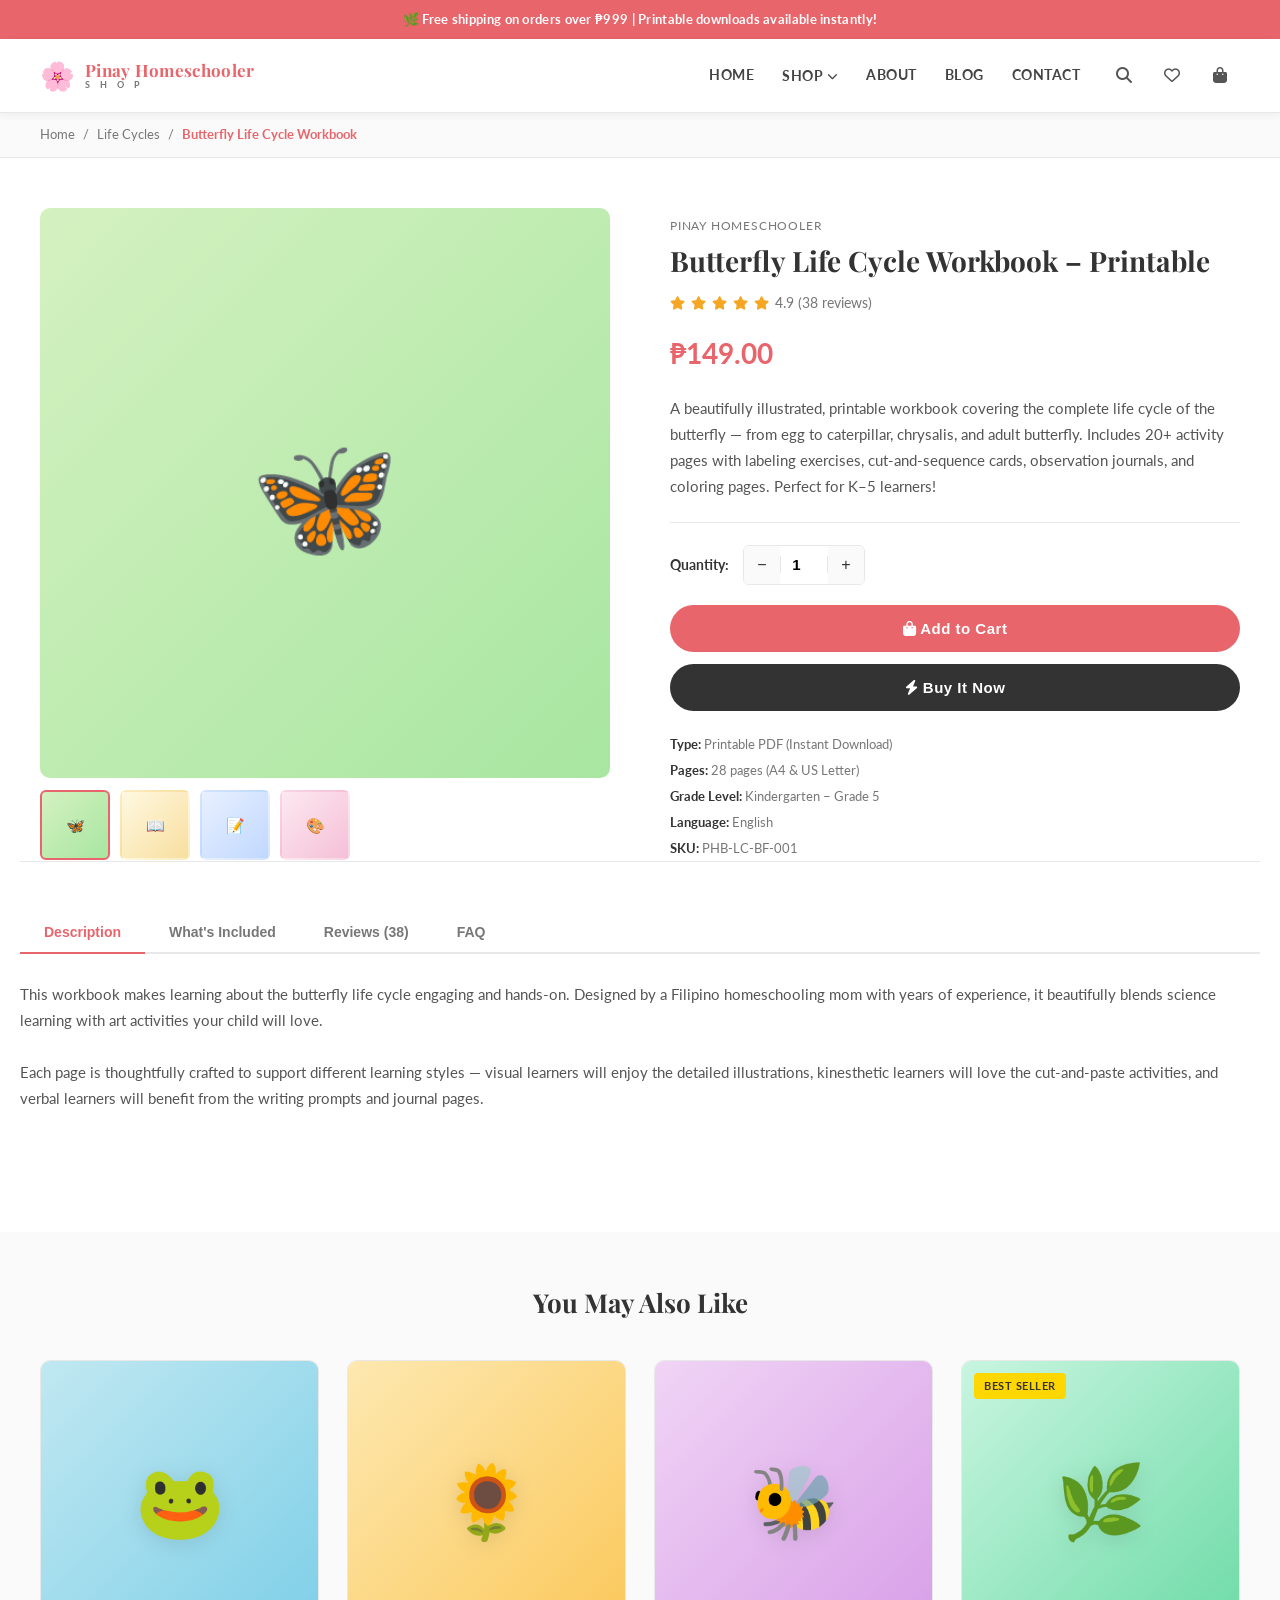
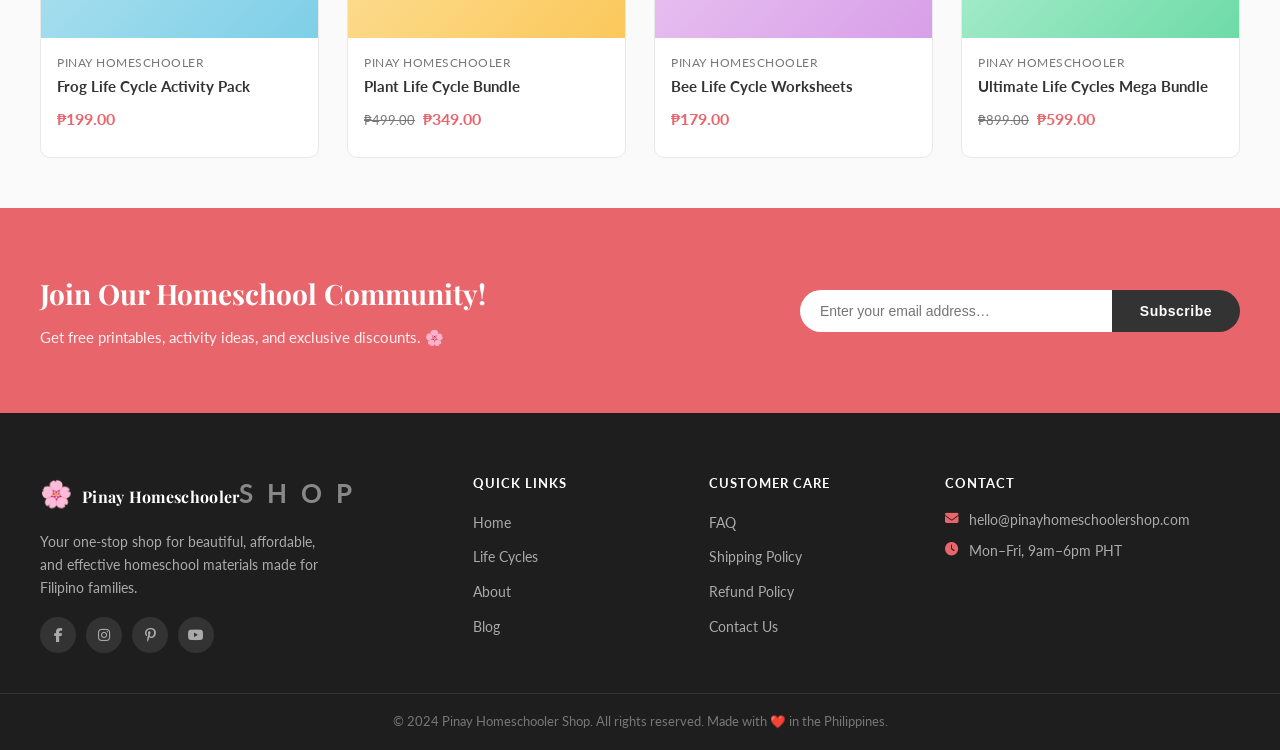
<file: product.html>
<!DOCTYPE html>
<html lang="en">
<head>
  <meta charset="UTF-8" />
  <meta name="viewport" content="width=device-width, initial-scale=1.0" />
  <title>Butterfly Life Cycle Workbook – Pinay Homeschooler Shop</title>
  <link rel="stylesheet" href="styles.css" />
  <link href="https://fonts.googleapis.com/css2?family=Playfair+Display:wght@400;600;700&family=Lato:wght@300;400;700&display=swap" rel="stylesheet" />
  <link rel="stylesheet" href="https://cdnjs.cloudflare.com/ajax/libs/font-awesome/6.4.0/css/all.min.css" />
</head>
<body>

  <!-- Announcement Bar -->
  <div class="announcement-bar">
    <p>🌿 Free shipping on orders over ₱999 | Printable downloads available instantly!</p>
  </div>

  <!-- Header -->
  <header class="header">
    <div class="container header-inner">
      <button class="nav-toggle" id="navToggle"><span></span><span></span><span></span></button>
      <a href="index.html" class="logo">
        <span class="logo-icon">🌸</span>
        <div><span class="logo-top">Pinay Homeschooler</span><span class="logo-bottom">S H O P</span></div>
      </a>
      <nav class="nav-desktop">
        <a href="index.html">Home</a>
        <div class="nav-dropdown">
          <a href="#">Shop <i class="fas fa-chevron-down fa-xs"></i></a>
          <div class="dropdown-menu">
            <a href="index.html">Life Cycles</a>
            <a href="#">Worksheets</a>
            <a href="#">Flashcards</a>
            <a href="#">Science Kits</a>
          </div>
        </div>
        <a href="about.html">About</a>
        <a href="#">Blog</a>
        <a href="#">Contact</a>
      </nav>
      <div class="header-actions">
        <button class="icon-btn" id="searchToggle"><i class="fas fa-search"></i></button>
        <a href="#" class="icon-btn"><i class="far fa-heart"></i></a>
        <a href="cart.html" class="icon-btn cart-btn">
          <i class="fas fa-shopping-bag"></i>
          <span class="cart-count" id="cartCount">0</span>
        </a>
      </div>
    </div>
    <div class="search-bar" id="searchBar">
      <div class="container search-inner">
        <input type="text" placeholder="Search products…" class="search-input" />
        <button class="search-submit"><i class="fas fa-search"></i></button>
        <button class="search-close" id="searchClose"><i class="fas fa-times"></i></button>
      </div>
    </div>
    <nav class="nav-mobile" id="mobileNav">
      <a href="index.html">Home</a>
      <a href="#">Shop All</a>
      <a href="index.html">Life Cycles</a>
      <a href="about.html">About</a>
      <a href="#">Contact</a>
    </nav>
  </header>

  <!-- Breadcrumb -->
  <div class="breadcrumb">
    <div class="container">
      <a href="index.html">Home</a><span>/</span>
      <a href="index.html">Life Cycles</a><span>/</span>
      <span>Butterfly Life Cycle Workbook</span>
    </div>
  </div>

  <!-- Product Detail -->
  <main class="product-page">
    <div class="container product-page-inner">

      <!-- Gallery -->
      <div class="product-gallery">
        <div class="product-gallery-main" style="background: linear-gradient(135deg,#d4f1c0,#a8e6a1);">
          <span style="font-size:120px">🦋</span>
        </div>
        <div class="product-gallery-thumbnails">
          <div class="thumb active" style="background: linear-gradient(135deg,#d4f1c0,#a8e6a1);">🦋</div>
          <div class="thumb" style="background: linear-gradient(135deg,#fff8e0,#f8dfa0);">📖</div>
          <div class="thumb" style="background: linear-gradient(135deg,#e8f0ff,#c0d8ff);">📝</div>
          <div class="thumb" style="background: linear-gradient(135deg,#fde8f0,#f5c0d8);">🎨</div>
        </div>
      </div>

      <!-- Info -->
      <div class="product-detail-info">
        <p class="product-detail-vendor">Pinay Homeschooler</p>
        <h1 class="product-detail-title">Butterfly Life Cycle Workbook – Printable</h1>
        <div class="product-detail-rating">
          <i class="fas fa-star"></i><i class="fas fa-star"></i><i class="fas fa-star"></i>
          <i class="fas fa-star"></i><i class="fas fa-star"></i>
          <span>4.9 (38 reviews)</span>
        </div>
        <div class="product-detail-price">
          <span class="price">₱149.00</span>
        </div>
        <p class="product-detail-desc">
          A beautifully illustrated, printable workbook covering the complete life cycle of the butterfly — from egg to caterpillar, chrysalis, and adult butterfly. Includes 20+ activity pages with labeling exercises, cut-and-sequence cards, observation journals, and coloring pages. Perfect for K–5 learners!
        </p>

        <!-- Quantity -->
        <div class="product-quantity">
          <span class="qty-label">Quantity:</span>
          <div class="qty-input">
            <button class="qty-btn" onclick="changeQty(-1)">−</button>
            <input type="number" class="qty-num" id="qtyNum" value="1" min="1" />
            <button class="qty-btn" onclick="changeQty(1)">+</button>
          </div>
        </div>

        <button class="add-to-cart-btn" onclick="addToCart('Butterfly Life Cycle Workbook', 149, parseInt(document.getElementById('qtyNum').value))">
          <i class="fas fa-shopping-bag"></i> Add to Cart
        </button>
        <button class="buy-now-btn">
          <i class="fas fa-bolt"></i> Buy It Now
        </button>

        <!-- Meta -->
        <div class="product-meta">
          <div><span>Type:</span> Printable PDF (Instant Download)</div>
          <div><span>Pages:</span> 28 pages (A4 & US Letter)</div>
          <div><span>Grade Level:</span> Kindergarten – Grade 5</div>
          <div><span>Language:</span> English</div>
          <div><span>SKU:</span> PHB-LC-BF-001</div>
        </div>
      </div>
    </div>

    <!-- Tabs -->
    <div class="container product-tabs">
      <div class="tab-nav">
        <button class="tab-btn active" data-tab="description" onclick="showTab('description')">Description</button>
        <button class="tab-btn" data-tab="whats-included" onclick="showTab('whats-included')">What's Included</button>
        <button class="tab-btn" data-tab="reviews" onclick="showTab('reviews')">Reviews (38)</button>
        <button class="tab-btn" data-tab="faq" onclick="showTab('faq')">FAQ</button>
      </div>

      <div class="tab-panel active" id="description">
        <p>This workbook makes learning about the butterfly life cycle engaging and hands-on. Designed by a Filipino homeschooling mom with years of experience, it beautifully blends science learning with art activities your child will love.</p>
        <br/>
        <p>Each page is thoughtfully crafted to support different learning styles — visual learners will enjoy the detailed illustrations, kinesthetic learners will love the cut-and-paste activities, and verbal learners will benefit from the writing prompts and journal pages.</p>
      </div>

      <div class="tab-panel" id="whats-included">
        <ul>
          <li>Life cycle diagram (color + black-and-white versions)</li>
          <li>Sequencing cards (cut, arrange, and paste)</li>
          <li>Labeling worksheets (4 stages)</li>
          <li>Observation journal pages (6 pages)</li>
          <li>Coloring pages (butterfly + caterpillar + chrysalis)</li>
          <li>Mini-book template (foldable)</li>
          <li>Vocabulary word wall cards</li>
          <li>Assessment quiz with answer key</li>
          <li>Certificate of completion (personalized)</li>
        </ul>
      </div>

      <div class="tab-panel" id="reviews">
        <div style="margin-bottom:20px; padding-bottom:20px; border-bottom:1px solid var(--border);">
          <strong>MomPH_Rosario</strong> – <span style="color:#f5a623">★★★★★</span>
          <p style="margin-top:6px; font-size:13.5px; color:#555;">My daughter absolutely loves this workbook! The illustrations are so beautiful and the activities are just the right level. We finished it in 3 sessions and she was asking for more!</p>
        </div>
        <div style="margin-bottom:20px; padding-bottom:20px; border-bottom:1px solid var(--border);">
          <strong>HomeschoolMomManila</strong> – <span style="color:#f5a623">★★★★★</span>
          <p style="margin-top:6px; font-size:13.5px; color:#555;">Super high quality printable! The PDF printed perfectly on A4. My son who is in Grade 2 was so engaged with the sequencing activity. Highly recommend!</p>
        </div>
        <div>
          <strong>TessFromCebu</strong> – <span style="color:#f5a623">★★★★☆</span>
          <p style="margin-top:6px; font-size:13.5px; color:#555;">Great resource! The content is comprehensive and well-organized. Would love a Tagalog version in the future. Overall very happy with the purchase!</p>
        </div>
      </div>

      <div class="tab-panel" id="faq">
        <p><strong>Can I print this multiple times?</strong><br/>Yes! This is a personal-use license. You may print as many copies as needed for your own homeschool household.</p>
        <br/>
        <p><strong>What format is the download?</strong><br/>You will receive a high-resolution PDF file that works with any standard PDF viewer.</p>
        <br/>
        <p><strong>What paper size does it print on?</strong><br/>Pages are designed for both A4 and US Letter (8.5"×11"). Both sizes are included in your download.</p>
        <br/>
        <p><strong>Can I share this with other homeschool families?</strong><br/>Please do not share the digital file. Each family should purchase their own copy. Thank you for supporting our small business!</p>
      </div>
    </div>
  </main>

  <!-- Related Products -->
  <section class="related-section">
    <div class="container">
      <h2 class="section-title">You May Also Like</h2>
      <div class="products-grid" style="grid-template-columns: repeat(4,1fr);">
        <div class="product-card">
          <div class="product-img-wrap">
            <div class="product-img" style="background: linear-gradient(135deg,#c0e8f1,#7ecfe8);">
              <span class="product-emoji">🐸</span>
            </div>
            <div class="product-overlay">
              <button class="btn-quick-add" onclick="addToCart('Frog Life Cycle Activity Pack', 199)">
                <i class="fas fa-shopping-bag"></i> Quick Add
              </button>
              <a href="product.html?id=2" class="btn-view-product">View Product</a>
            </div>
          </div>
          <div class="product-info">
            <p class="product-vendor">Pinay Homeschooler</p>
            <h3 class="product-title"><a href="product.html?id=2">Frog Life Cycle Activity Pack</a></h3>
            <div class="product-price"><span class="price">₱199.00</span></div>
          </div>
        </div>
        <div class="product-card">
          <div class="product-img-wrap">
            <div class="product-img" style="background: linear-gradient(135deg,#fde8b0,#fbc85a);">
              <span class="product-emoji">🌻</span>
            </div>
            <div class="product-overlay">
              <button class="btn-quick-add" onclick="addToCart('Plant Life Cycle Complete Bundle', 349)">
                <i class="fas fa-shopping-bag"></i> Quick Add
              </button>
              <a href="product.html?id=3" class="btn-view-product">View Product</a>
            </div>
          </div>
          <div class="product-info">
            <p class="product-vendor">Pinay Homeschooler</p>
            <h3 class="product-title"><a href="product.html?id=3">Plant Life Cycle Bundle</a></h3>
            <div class="product-price">
              <span class="price-original">₱499.00</span>
              <span class="price">₱349.00</span>
            </div>
          </div>
        </div>
        <div class="product-card">
          <div class="product-img-wrap">
            <div class="product-img" style="background: linear-gradient(135deg,#f0d4f5,#d89fe8);">
              <span class="product-emoji">🐝</span>
            </div>
            <div class="product-overlay">
              <button class="btn-quick-add" onclick="addToCart('Bee Life Cycle Worksheets', 179)">
                <i class="fas fa-shopping-bag"></i> Quick Add
              </button>
              <a href="product.html?id=5" class="btn-view-product">View Product</a>
            </div>
          </div>
          <div class="product-info">
            <p class="product-vendor">Pinay Homeschooler</p>
            <h3 class="product-title"><a href="product.html?id=5">Bee Life Cycle Worksheets</a></h3>
            <div class="product-price"><span class="price">₱179.00</span></div>
          </div>
        </div>
        <div class="product-card">
          <div class="product-img-wrap">
            <div class="product-img" style="background: linear-gradient(135deg,#c8f5e0,#6ddba7);">
              <span class="product-emoji">🌿</span>
            </div>
            <span class="product-badge badge-bestseller">Best Seller</span>
            <div class="product-overlay">
              <button class="btn-quick-add" onclick="addToCart('Ultimate Life Cycles Mega Bundle', 599)">
                <i class="fas fa-shopping-bag"></i> Quick Add
              </button>
              <a href="product.html?id=6" class="btn-view-product">View Product</a>
            </div>
          </div>
          <div class="product-info">
            <p class="product-vendor">Pinay Homeschooler</p>
            <h3 class="product-title"><a href="product.html?id=6">Ultimate Life Cycles Mega Bundle</a></h3>
            <div class="product-price">
              <span class="price-original">₱899.00</span>
              <span class="price">₱599.00</span>
            </div>
          </div>
        </div>
      </div>
    </div>
  </section>

  <!-- Newsletter -->
  <section class="newsletter-section">
    <div class="container newsletter-inner">
      <div class="newsletter-text">
        <h2>Join Our Homeschool Community!</h2>
        <p>Get free printables, activity ideas, and exclusive discounts. 🌸</p>
      </div>
      <form class="newsletter-form" onsubmit="subscribeNewsletter(event)">
        <input type="email" placeholder="Enter your email address…" required />
        <button type="submit">Subscribe</button>
      </form>
    </div>
  </section>

  <!-- Footer -->
  <footer class="footer">
    <div class="container footer-grid">
      <div class="footer-col footer-about">
        <div class="footer-logo">
          <span>🌸</span>
          <div><span class="logo-top">Pinay Homeschooler</span><span class="logo-bottom">S H O P</span></div>
        </div>
        <p>Your one-stop shop for beautiful, affordable, and effective homeschool materials made for Filipino families.</p>
        <div class="footer-social">
          <a href="#"><i class="fab fa-facebook-f"></i></a>
          <a href="#"><i class="fab fa-instagram"></i></a>
          <a href="#"><i class="fab fa-pinterest-p"></i></a>
          <a href="#"><i class="fab fa-youtube"></i></a>
        </div>
      </div>
      <div class="footer-col">
        <h4>Quick Links</h4>
        <ul>
          <li><a href="index.html">Home</a></li>
          <li><a href="index.html">Life Cycles</a></li>
          <li><a href="about.html">About</a></li>
          <li><a href="#">Blog</a></li>
        </ul>
      </div>
      <div class="footer-col">
        <h4>Customer Care</h4>
        <ul>
          <li><a href="#">FAQ</a></li>
          <li><a href="#">Shipping Policy</a></li>
          <li><a href="#">Refund Policy</a></li>
          <li><a href="#">Contact Us</a></li>
        </ul>
      </div>
      <div class="footer-col">
        <h4>Contact</h4>
        <ul class="contact-list">
          <li><i class="fas fa-envelope"></i> hello@pinayhomeschoolershop.com</li>
          <li><i class="fas fa-clock"></i> Mon–Fri, 9am–6pm PHT</li>
        </ul>
      </div>
    </div>
    <div class="footer-bottom">
      <div class="container">
        <p>© 2024 Pinay Homeschooler Shop. All rights reserved. Made with ❤️ in the Philippines.</p>
      </div>
    </div>
  </footer>

  <div class="cart-toast" id="cartToast">
    <i class="fas fa-check-circle"></i>
    <span id="cartToastMsg">Item added to cart!</span>
  </div>

  <script src="app.js"></script>
</body>
</html>
</file>
<file: styles.css>
/* ===== RESET & BASE ===== */
*, *::before, *::after { box-sizing: border-box; margin: 0; padding: 0; }
html { scroll-behavior: smooth; }
body {
  font-family: 'Lato', sans-serif;
  font-size: 15px;
  color: #333;
  background: #fff;
  line-height: 1.6;
}
a { text-decoration: none; color: inherit; }
ul { list-style: none; }
img { max-width: 100%; display: block; }
button { cursor: pointer; border: none; background: none; }

/* ===== VARIABLES ===== */
:root {
  --primary: #e8656b;
  --primary-dark: #d04a50;
  --primary-light: #fdf0f0;
  --accent: #5ba97e;
  --accent-light: #eef8f2;
  --text: #333;
  --text-light: #777;
  --border: #e8e8e8;
  --bg-light: #fafafa;
  --shadow: 0 2px 12px rgba(0,0,0,0.08);
  --shadow-hover: 0 8px 30px rgba(0,0,0,0.14);
  --radius: 10px;
  --radius-sm: 6px;
  --transition: 0.25s ease;
}

.container {
  max-width: 1240px;
  margin: 0 auto;
  padding: 0 20px;
}

/* ===== ANNOUNCEMENT BAR ===== */
.announcement-bar {
  background: var(--primary);
  color: #fff;
  text-align: center;
  padding: 9px 20px;
  font-size: 13px;
  font-weight: 700;
  letter-spacing: 0.3px;
}

/* ===== HEADER ===== */
.header {
  background: #fff;
  border-bottom: 1px solid var(--border);
  position: sticky;
  top: 0;
  z-index: 1000;
  box-shadow: 0 2px 8px rgba(0,0,0,0.06);
}
.header-inner {
  display: flex;
  align-items: center;
  gap: 24px;
  padding-top: 14px;
  padding-bottom: 14px;
}

/* Logo */
.logo {
  display: flex;
  align-items: center;
  gap: 10px;
  flex-shrink: 0;
}
.logo-icon { font-size: 28px; }
.logo div { display: flex; flex-direction: column; line-height: 1.1; }
.logo-top {
  font-family: 'Playfair Display', serif;
  font-size: 17px;
  font-weight: 700;
  color: var(--primary);
  letter-spacing: 0.3px;
}
.logo-bottom {
  font-size: 9px;
  letter-spacing: 4px;
  color: var(--text-light);
  font-weight: 700;
}

/* Desktop Nav */
.nav-desktop {
  display: flex;
  align-items: center;
  gap: 28px;
  margin-left: auto;
}
.nav-desktop > a, .nav-dropdown > a {
  font-size: 14px;
  font-weight: 700;
  color: #444;
  letter-spacing: 0.5px;
  text-transform: uppercase;
  transition: color var(--transition);
  padding: 4px 0;
  position: relative;
}
.nav-desktop > a::after {
  content: '';
  position: absolute;
  bottom: -2px; left: 0;
  width: 0; height: 2px;
  background: var(--primary);
  transition: width var(--transition);
}
.nav-desktop > a:hover::after { width: 100%; }
.nav-desktop > a:hover, .nav-dropdown > a:hover { color: var(--primary); }

/* Dropdown */
.nav-dropdown { position: relative; }
.dropdown-menu {
  position: absolute;
  top: calc(100% + 12px);
  left: 50%;
  transform: translateX(-50%);
  background: #fff;
  border: 1px solid var(--border);
  border-radius: var(--radius);
  box-shadow: var(--shadow-hover);
  min-width: 190px;
  padding: 8px 0;
  opacity: 0;
  visibility: hidden;
  transition: opacity var(--transition), visibility var(--transition);
  z-index: 200;
}
.nav-dropdown:hover .dropdown-menu { opacity: 1; visibility: visible; }
.dropdown-menu a {
  display: block;
  padding: 9px 20px;
  font-size: 13.5px;
  font-weight: 400;
  text-transform: none;
  letter-spacing: 0;
  color: var(--text);
  transition: background var(--transition), color var(--transition);
}
.dropdown-menu a:hover { background: var(--primary-light); color: var(--primary); }

/* Header Actions */
.header-actions { display: flex; align-items: center; gap: 8px; }
.icon-btn {
  width: 40px; height: 40px;
  border-radius: 50%;
  display: flex; align-items: center; justify-content: center;
  font-size: 16px;
  color: #555;
  transition: background var(--transition), color var(--transition);
  position: relative;
}
.icon-btn:hover { background: var(--primary-light); color: var(--primary); }
.cart-count {
  position: absolute;
  top: 2px; right: 2px;
  background: var(--primary);
  color: #fff;
  font-size: 9px;
  font-weight: 700;
  width: 16px; height: 16px;
  border-radius: 50%;
  display: flex; align-items: center; justify-content: center;
  line-height: 1;
}

/* Nav Toggle (Mobile) */
.nav-toggle {
  display: none;
  flex-direction: column;
  gap: 5px;
  padding: 6px;
  background: none;
  border: none;
}
.nav-toggle span {
  display: block;
  width: 22px; height: 2px;
  background: #444;
  border-radius: 2px;
  transition: transform var(--transition);
}

/* Search Bar */
.search-bar {
  display: none;
  border-top: 1px solid var(--border);
  padding: 12px 0;
  background: #fff;
}
.search-bar.open { display: block; }
.search-inner {
  display: flex;
  gap: 8px;
  align-items: center;
}
.search-input {
  flex: 1;
  padding: 9px 14px;
  border: 1px solid var(--border);
  border-radius: 24px;
  font-size: 14px;
  outline: none;
  transition: border-color var(--transition);
}
.search-input:focus { border-color: var(--primary); }
.search-submit, .search-close {
  padding: 9px 14px;
  border-radius: 24px;
  font-size: 14px;
  transition: background var(--transition);
}
.search-submit { background: var(--primary); color: #fff; }
.search-submit:hover { background: var(--primary-dark); }
.search-close { background: var(--border); color: #444; }
.search-close:hover { background: #ddd; }

/* Mobile Nav */
.nav-mobile {
  display: none;
  flex-direction: column;
  border-top: 1px solid var(--border);
  background: #fff;
  padding: 8px 0 16px;
}
.nav-mobile.open { display: flex; }
.nav-mobile a {
  padding: 11px 24px;
  font-size: 14px;
  font-weight: 700;
  color: #444;
  text-transform: uppercase;
  letter-spacing: 0.5px;
  border-bottom: 1px solid var(--bg-light);
  transition: background var(--transition), color var(--transition);
}
.nav-mobile a:hover { background: var(--primary-light); color: var(--primary); }

/* ===== BREADCRUMB ===== */
.breadcrumb {
  padding: 12px 0;
  border-bottom: 1px solid var(--border);
  background: var(--bg-light);
}
.breadcrumb .container {
  display: flex;
  gap: 8px;
  align-items: center;
  font-size: 12.5px;
  color: var(--text-light);
}
.breadcrumb a { color: var(--text-light); transition: color var(--transition); }
.breadcrumb a:hover { color: var(--primary); }
.breadcrumb span:last-child { color: var(--primary); font-weight: 700; }

/* ===== COLLECTION HERO ===== */
.collection-hero {
  background: linear-gradient(135deg, #fff8f8 0%, #f0faf4 100%);
  padding: 52px 0 42px;
  border-bottom: 1px solid var(--border);
}
.collection-hero-inner {
  display: flex;
  flex-direction: column;
  gap: 24px;
  align-items: flex-start;
}
.collection-hero-text h1 {
  font-family: 'Playfair Display', serif;
  font-size: 38px;
  font-weight: 700;
  color: var(--text);
  margin-bottom: 10px;
  line-height: 1.2;
}
.collection-hero-text p {
  font-size: 15.5px;
  color: var(--text-light);
  max-width: 580px;
  line-height: 1.7;
}
.collection-hero-badges {
  display: flex;
  flex-wrap: wrap;
  gap: 10px;
}
.badge {
  padding: 7px 16px;
  border-radius: 24px;
  font-size: 13px;
  font-weight: 700;
}
.badge-green { background: #e6f9ee; color: #1f7a4d; }
.badge-blue { background: #e0f2fb; color: #1565a0; }
.badge-yellow { background: #fef9e0; color: #8a6800; }
.badge-orange { background: #fff0e0; color: #a04800; }
.badge-pink { background: #fde8f5; color: #9c1f6f; }

/* ===== TOOLBAR ===== */
.collection-toolbar {
  background: #fff;
  border-bottom: 1px solid var(--border);
  padding: 14px 0;
  position: sticky;
  top: 65px;
  z-index: 100;
  box-shadow: 0 2px 6px rgba(0,0,0,0.04);
}
.toolbar-inner {
  display: flex;
  align-items: center;
  justify-content: space-between;
  flex-wrap: wrap;
  gap: 12px;
}
.product-count { font-size: 13.5px; color: var(--text-light); font-weight: 400; }
.toolbar-right {
  display: flex;
  align-items: center;
  gap: 16px;
  flex-wrap: wrap;
}
.filter-group {
  display: flex;
  align-items: center;
  gap: 8px;
}
.filter-group label { font-size: 13px; color: var(--text-light); font-weight: 700; }
.filter-group select {
  padding: 7px 12px;
  border: 1px solid var(--border);
  border-radius: var(--radius-sm);
  font-size: 13px;
  background: #fff;
  cursor: pointer;
  outline: none;
  transition: border-color var(--transition);
  color: var(--text);
}
.filter-group select:focus { border-color: var(--primary); }
.view-toggle { display: flex; gap: 4px; }
.view-btn {
  width: 34px; height: 34px;
  border: 1px solid var(--border);
  border-radius: var(--radius-sm);
  font-size: 13px;
  color: var(--text-light);
  transition: background var(--transition), color var(--transition), border-color var(--transition);
  display: flex; align-items: center; justify-content: center;
}
.view-btn:hover, .view-btn.active {
  background: var(--primary);
  border-color: var(--primary);
  color: #fff;
}

/* ===== PRODUCTS GRID ===== */
.collection-main { padding: 44px 0 60px; }
.products-grid {
  display: grid;
  grid-template-columns: repeat(4, 1fr);
  gap: 28px;
}
.products-grid.list-view {
  grid-template-columns: 1fr;
}
.products-grid.list-view .product-card {
  display: flex;
  flex-direction: row;
  max-height: 180px;
}
.products-grid.list-view .product-img-wrap {
  width: 180px;
  flex-shrink: 0;
  border-radius: var(--radius) 0 0 var(--radius);
}
.products-grid.list-view .product-img { border-radius: var(--radius) 0 0 var(--radius); }
.products-grid.list-view .product-info { padding: 18px 22px; flex: 1; }

/* Product Card */
.product-card {
  background: #fff;
  border: 1px solid var(--border);
  border-radius: var(--radius);
  overflow: hidden;
  transition: box-shadow var(--transition), transform var(--transition);
  position: relative;
}
.product-card:hover {
  box-shadow: var(--shadow-hover);
  transform: translateY(-4px);
}
.product-card.hidden { display: none; }

/* Product Image */
.product-img-wrap {
  position: relative;
  overflow: hidden;
}
.product-img {
  width: 100%;
  aspect-ratio: 1;
  display: flex;
  align-items: center;
  justify-content: center;
  transition: transform 0.4s ease;
}
.product-card:hover .product-img { transform: scale(1.04); }
.product-emoji {
  font-size: 72px;
  filter: drop-shadow(0 4px 10px rgba(0,0,0,0.1));
}

/* Product Badge */
.product-badge {
  position: absolute;
  top: 12px; left: 12px;
  padding: 4px 10px;
  font-size: 11px;
  font-weight: 700;
  border-radius: 4px;
  text-transform: uppercase;
  letter-spacing: 0.5px;
  z-index: 2;
}
.badge-new { background: #fff; color: var(--primary); border: 1.5px solid var(--primary); }
.badge-bestseller { background: #ffd700; color: #333; }
.badge-sale { background: var(--primary); color: #fff; }

/* Overlay */
.product-overlay {
  position: absolute;
  inset: 0;
  background: rgba(0,0,0,0.42);
  display: flex;
  flex-direction: column;
  align-items: center;
  justify-content: center;
  gap: 10px;
  opacity: 0;
  transition: opacity var(--transition);
  z-index: 3;
}
.product-card:hover .product-overlay { opacity: 1; }
.btn-quick-add {
  background: #fff;
  color: var(--primary);
  font-weight: 700;
  font-size: 13px;
  padding: 9px 22px;
  border-radius: 24px;
  transition: background var(--transition), color var(--transition);
  display: flex; align-items: center; gap: 6px;
}
.btn-quick-add:hover { background: var(--primary); color: #fff; }
.btn-view-product {
  color: #fff;
  font-size: 12.5px;
  font-weight: 700;
  border-bottom: 1px solid rgba(255,255,255,0.6);
  padding-bottom: 1px;
  transition: border-color var(--transition);
}
.btn-view-product:hover { border-color: #fff; }

/* Product Info */
.product-info { padding: 16px; }
.product-vendor {
  font-size: 11.5px;
  color: var(--text-light);
  text-transform: uppercase;
  letter-spacing: 0.5px;
  margin-bottom: 5px;
}
.product-title {
  font-size: 14.5px;
  font-weight: 700;
  line-height: 1.4;
  margin-bottom: 8px;
  color: var(--text);
}
.product-title a { transition: color var(--transition); }
.product-title a:hover { color: var(--primary); }
.product-stars {
  color: #f5a623;
  font-size: 12px;
  margin-bottom: 8px;
  display: flex;
  align-items: center;
  gap: 2px;
}
.product-stars span { color: var(--text-light); margin-left: 4px; font-size: 12px; }
.product-price {
  display: flex;
  align-items: baseline;
  gap: 8px;
  margin-bottom: 10px;
}
.price {
  font-size: 16px;
  font-weight: 700;
  color: var(--primary);
}
.price-original {
  font-size: 13px;
  color: var(--text-light);
  text-decoration: line-through;
}
.product-type-tag {
  display: inline-block;
  padding: 3px 10px;
  border-radius: 12px;
  font-size: 11px;
  font-weight: 700;
  background: var(--accent-light);
  color: var(--accent);
  text-transform: uppercase;
  letter-spacing: 0.4px;
}
.tag-bundle { background: #fff8e0; color: #b8860b; }
.tag-physical { background: #f0ecff; color: #6a3bc0; }

/* Load More */
.load-more-wrap { text-align: center; margin-top: 48px; }
.btn-load-more {
  background: #fff;
  color: var(--text);
  border: 2px solid var(--border);
  padding: 13px 40px;
  border-radius: 28px;
  font-size: 14px;
  font-weight: 700;
  letter-spacing: 0.5px;
  transition: border-color var(--transition), color var(--transition), background var(--transition);
}
.btn-load-more:hover {
  border-color: var(--primary);
  color: var(--primary);
  background: var(--primary-light);
}

/* ===== FEATURES ===== */
.features-section {
  background: var(--accent-light);
  padding: 56px 0;
  border-top: 1px solid #d5eee3;
}
.features-grid {
  display: grid;
  grid-template-columns: repeat(4, 1fr);
  gap: 30px;
}
.feature-item {
  text-align: center;
  padding: 10px;
}
.feature-icon {
  font-size: 32px;
  color: var(--accent);
  margin-bottom: 14px;
}
.feature-item h4 {
  font-size: 15px;
  font-weight: 700;
  margin-bottom: 8px;
  color: var(--text);
}
.feature-item p {
  font-size: 13.5px;
  color: var(--text-light);
  line-height: 1.6;
}

/* ===== NEWSLETTER ===== */
.newsletter-section {
  background: var(--primary);
  padding: 64px 0;
  color: #fff;
}
.newsletter-inner {
  display: flex;
  align-items: center;
  justify-content: space-between;
  gap: 40px;
  flex-wrap: wrap;
}
.newsletter-text h2 {
  font-family: 'Playfair Display', serif;
  font-size: 28px;
  font-weight: 700;
  margin-bottom: 8px;
}
.newsletter-text p {
  font-size: 15px;
  opacity: 0.9;
  line-height: 1.6;
}
.newsletter-form {
  display: flex;
  gap: 0;
  min-width: 340px;
  max-width: 440px;
  flex: 1;
}
.newsletter-form input {
  flex: 1;
  padding: 13px 20px;
  border: none;
  border-radius: 28px 0 0 28px;
  font-size: 14px;
  outline: none;
  color: var(--text);
}
.newsletter-form button {
  padding: 13px 28px;
  background: #333;
  color: #fff;
  font-size: 14px;
  font-weight: 700;
  border-radius: 0 28px 28px 0;
  transition: background var(--transition);
  letter-spacing: 0.5px;
}
.newsletter-form button:hover { background: #111; }

/* ===== FOOTER ===== */
.footer {
  background: #1e1e1e;
  color: #ccc;
  padding: 60px 0 0;
}
.footer-grid {
  display: grid;
  grid-template-columns: 2fr 1fr 1fr 1.5fr;
  gap: 40px;
  padding-bottom: 40px;
}
.footer-logo {
  display: flex;
  align-items: center;
  gap: 10px;
  margin-bottom: 16px;
}
.footer-logo span { font-size: 26px; }
.footer-logo .logo-top { color: #fff; font-size: 16px; }
.footer-logo .logo-bottom { color: #888; }
.footer-about p {
  font-size: 13.5px;
  line-height: 1.7;
  color: #aaa;
  max-width: 280px;
}
.footer-social {
  display: flex;
  gap: 10px;
  margin-top: 18px;
}
.footer-social a {
  width: 36px; height: 36px;
  border-radius: 50%;
  background: #333;
  display: flex; align-items: center; justify-content: center;
  font-size: 14px;
  color: #aaa;
  transition: background var(--transition), color var(--transition);
}
.footer-social a:hover { background: var(--primary); color: #fff; }
.footer-col h4 {
  font-size: 13px;
  font-weight: 700;
  color: #fff;
  text-transform: uppercase;
  letter-spacing: 1px;
  margin-bottom: 16px;
}
.footer-col ul li { margin-bottom: 10px; }
.footer-col ul li a {
  font-size: 13.5px;
  color: #aaa;
  transition: color var(--transition);
}
.footer-col ul li a:hover { color: #fff; }
.contact-list li {
  display: flex;
  align-items: flex-start;
  gap: 10px;
  font-size: 13.5px;
  color: #aaa;
  margin-bottom: 10px;
}
.contact-list li i { color: var(--primary); flex-shrink: 0; margin-top: 2px; }
.payment-icons {
  display: flex;
  gap: 8px;
  flex-wrap: wrap;
  margin-top: 8px;
}
.payment-icons span {
  background: #333;
  color: #aaa;
  padding: 5px 10px;
  border-radius: 6px;
  font-size: 11px;
  font-weight: 700;
}
.footer-bottom {
  border-top: 1px solid #333;
  padding: 18px 0;
}
.footer-bottom p {
  font-size: 12.5px;
  color: #777;
  text-align: center;
}

/* ===== CART TOAST ===== */
.cart-toast {
  position: fixed;
  bottom: 30px; right: 30px;
  background: #2d7d46;
  color: #fff;
  padding: 14px 22px;
  border-radius: 10px;
  font-size: 14px;
  font-weight: 700;
  display: flex;
  align-items: center;
  gap: 10px;
  box-shadow: 0 4px 20px rgba(0,0,0,0.2);
  opacity: 0;
  transform: translateY(20px);
  transition: opacity 0.3s, transform 0.3s;
  pointer-events: none;
  z-index: 2000;
}
.cart-toast.show {
  opacity: 1;
  transform: translateY(0);
}

/* ===== PRODUCT PAGE ===== */
.product-page { padding: 50px 0 70px; }
.product-page-inner {
  display: grid;
  grid-template-columns: 1fr 1fr;
  gap: 60px;
  align-items: start;
}
.product-gallery-main {
  border-radius: var(--radius);
  overflow: hidden;
  aspect-ratio: 1;
  display: flex;
  align-items: center;
  justify-content: center;
}
.product-gallery-thumbnails {
  display: flex;
  gap: 10px;
  margin-top: 12px;
}
.thumb {
  width: 70px; height: 70px;
  border-radius: var(--radius-sm);
  overflow: hidden;
  border: 2px solid transparent;
  cursor: pointer;
  transition: border-color var(--transition);
  display: flex; align-items: center; justify-content: center;
}
.thumb.active, .thumb:hover { border-color: var(--primary); }
.product-detail-info { padding-top: 8px; }
.product-detail-vendor {
  font-size: 12px;
  color: var(--text-light);
  text-transform: uppercase;
  letter-spacing: 0.8px;
  margin-bottom: 8px;
}
.product-detail-title {
  font-family: 'Playfair Display', serif;
  font-size: 28px;
  font-weight: 700;
  line-height: 1.3;
  color: var(--text);
  margin-bottom: 14px;
}
.product-detail-rating {
  display: flex;
  align-items: center;
  gap: 6px;
  margin-bottom: 16px;
  font-size: 13.5px;
  color: #f5a623;
}
.product-detail-rating span { color: var(--text-light); }
.product-detail-price {
  display: flex;
  align-items: baseline;
  gap: 12px;
  margin-bottom: 20px;
}
.product-detail-price .price { font-size: 28px; font-weight: 700; color: var(--primary); }
.product-detail-price .price-original { font-size: 18px; }
.product-detail-desc {
  font-size: 14.5px;
  color: #555;
  line-height: 1.8;
  margin-bottom: 22px;
  border-bottom: 1px solid var(--border);
  padding-bottom: 22px;
}
.product-quantity {
  display: flex;
  align-items: center;
  gap: 14px;
  margin-bottom: 20px;
}
.qty-label { font-weight: 700; font-size: 14px; }
.qty-input {
  display: flex;
  align-items: center;
  border: 1px solid var(--border);
  border-radius: var(--radius-sm);
  overflow: hidden;
}
.qty-btn {
  width: 36px; height: 38px;
  background: var(--bg-light);
  border: none;
  font-size: 16px;
  color: var(--text);
  cursor: pointer;
  transition: background var(--transition);
}
.qty-btn:hover { background: var(--border); }
.qty-num {
  width: 48px;
  text-align: center;
  font-size: 15px;
  font-weight: 700;
  border: none;
  outline: none;
  border-left: 1px solid var(--border);
  border-right: 1px solid var(--border);
}
.add-to-cart-btn {
  width: 100%;
  padding: 15px;
  background: var(--primary);
  color: #fff;
  font-size: 15px;
  font-weight: 700;
  border-radius: 28px;
  letter-spacing: 0.5px;
  transition: background var(--transition);
  margin-bottom: 12px;
}
.add-to-cart-btn:hover { background: var(--primary-dark); }
.buy-now-btn {
  width: 100%;
  padding: 15px;
  background: #333;
  color: #fff;
  font-size: 15px;
  font-weight: 700;
  border-radius: 28px;
  letter-spacing: 0.5px;
  transition: background var(--transition);
  margin-bottom: 20px;
}
.buy-now-btn:hover { background: #111; }
.product-meta {
  font-size: 13px;
  color: var(--text-light);
  line-height: 2;
}
.product-meta span { font-weight: 700; color: var(--text); }

/* Tabs */
.product-tabs { padding: 50px 0; border-top: 1px solid var(--border); }
.tab-nav {
  display: flex;
  gap: 0;
  border-bottom: 2px solid var(--border);
  margin-bottom: 28px;
}
.tab-btn {
  padding: 12px 24px;
  font-size: 14px;
  font-weight: 700;
  color: var(--text-light);
  border-bottom: 2px solid transparent;
  margin-bottom: -2px;
  transition: color var(--transition), border-color var(--transition);
}
.tab-btn.active, .tab-btn:hover { color: var(--primary); border-color: var(--primary); }
.tab-panel { display: none; font-size: 14.5px; line-height: 1.8; color: #555; }
.tab-panel.active { display: block; }
.tab-panel ul { padding-left: 20px; list-style: disc; }
.tab-panel ul li { margin-bottom: 6px; }

/* Related Products */
.related-section { padding: 50px 0; background: var(--bg-light); }
.section-title {
  font-family: 'Playfair Display', serif;
  font-size: 26px;
  font-weight: 700;
  text-align: center;
  margin-bottom: 36px;
  color: var(--text);
}

/* ===== CART PAGE ===== */
.cart-page { padding: 50px 0 80px; }
.cart-page h1 {
  font-family: 'Playfair Display', serif;
  font-size: 32px;
  font-weight: 700;
  margin-bottom: 36px;
}
.cart-layout {
  display: grid;
  grid-template-columns: 1fr 360px;
  gap: 40px;
  align-items: start;
}
.cart-items { border: 1px solid var(--border); border-radius: var(--radius); overflow: hidden; }
.cart-item {
  display: flex;
  gap: 18px;
  padding: 20px;
  border-bottom: 1px solid var(--border);
  align-items: center;
}
.cart-item:last-child { border-bottom: none; }
.cart-item-img {
  width: 90px; height: 90px;
  border-radius: var(--radius-sm);
  flex-shrink: 0;
  display: flex; align-items: center; justify-content: center;
  font-size: 42px;
}
.cart-item-info { flex: 1; }
.cart-item-title { font-weight: 700; font-size: 14.5px; margin-bottom: 4px; }
.cart-item-type { font-size: 12px; color: var(--text-light); }
.cart-item-price { font-weight: 700; color: var(--primary); font-size: 15px; }
.cart-item-remove {
  color: var(--text-light);
  font-size: 13px;
  transition: color var(--transition);
  background: none;
  border: none;
  cursor: pointer;
  margin-top: 4px;
}
.cart-item-remove:hover { color: var(--primary); }
.cart-summary {
  background: var(--bg-light);
  border: 1px solid var(--border);
  border-radius: var(--radius);
  padding: 24px;
  position: sticky;
  top: 80px;
}
.cart-summary h3 {
  font-size: 17px;
  font-weight: 700;
  margin-bottom: 20px;
  padding-bottom: 16px;
  border-bottom: 1px solid var(--border);
}
.summary-row {
  display: flex;
  justify-content: space-between;
  font-size: 14px;
  margin-bottom: 12px;
  color: var(--text);
}
.summary-row.total {
  font-weight: 700;
  font-size: 17px;
  padding-top: 16px;
  margin-top: 4px;
  border-top: 1px solid var(--border);
  color: var(--primary);
}
.checkout-btn {
  width: 100%;
  padding: 15px;
  background: var(--primary);
  color: #fff;
  font-size: 15px;
  font-weight: 700;
  border-radius: 28px;
  margin-top: 20px;
  transition: background var(--transition);
  letter-spacing: 0.5px;
}
.checkout-btn:hover { background: var(--primary-dark); }
.cart-empty {
  text-align: center;
  padding: 80px 20px;
  color: var(--text-light);
}
.cart-empty i { font-size: 60px; margin-bottom: 20px; color: var(--border); }
.cart-empty h3 { font-size: 20px; margin-bottom: 10px; color: var(--text); }
.cart-empty a {
  display: inline-block;
  margin-top: 20px;
  padding: 12px 30px;
  background: var(--primary);
  color: #fff;
  border-radius: 24px;
  font-weight: 700;
  font-size: 14px;
  transition: background var(--transition);
}
.cart-empty a:hover { background: var(--primary-dark); }

/* ===== ABOUT PAGE ===== */
.about-hero {
  background: linear-gradient(135deg, #fff8f8, #f0faf4);
  padding: 80px 0;
  text-align: center;
}
.about-hero h1 {
  font-family: 'Playfair Display', serif;
  font-size: 44px;
  font-weight: 700;
  margin-bottom: 16px;
}
.about-hero p {
  font-size: 17px;
  color: var(--text-light);
  max-width: 600px;
  margin: 0 auto;
  line-height: 1.8;
}
.about-section { padding: 70px 0; }
.about-grid {
  display: grid;
  grid-template-columns: 1fr 1fr;
  gap: 60px;
  align-items: center;
}
.about-img {
  aspect-ratio: 1;
  border-radius: 50%;
  display: flex; align-items: center; justify-content: center;
  font-size: 140px;
  background: linear-gradient(135deg, #fde8f5, #d4f1c0);
  max-width: 380px;
}
.about-text h2 {
  font-family: 'Playfair Display', serif;
  font-size: 30px;
  font-weight: 700;
  margin-bottom: 16px;
}
.about-text p {
  font-size: 15px;
  color: #555;
  line-height: 1.8;
  margin-bottom: 14px;
}

/* ===== RESPONSIVE ===== */
@media (max-width: 1100px) {
  .products-grid { grid-template-columns: repeat(3, 1fr); }
  .features-grid { grid-template-columns: repeat(2, 1fr); }
  .footer-grid { grid-template-columns: repeat(2, 1fr); }
}
@media (max-width: 900px) {
  .products-grid { grid-template-columns: repeat(2, 1fr); }
  .product-page-inner { grid-template-columns: 1fr; }
  .cart-layout { grid-template-columns: 1fr; }
  .about-grid { grid-template-columns: 1fr; }
  .nav-desktop { display: none; }
  .nav-toggle { display: flex; }
  .newsletter-inner { flex-direction: column; }
  .newsletter-form { min-width: 100%; }
  .collection-hero-text h1 { font-size: 28px; }
}
@media (max-width: 600px) {
  .products-grid { grid-template-columns: repeat(2, 1fr); gap: 14px; }
  .footer-grid { grid-template-columns: 1fr; }
  .features-grid { grid-template-columns: 1fr 1fr; }
  .toolbar-inner { flex-direction: column; align-items: flex-start; }
  .toolbar-right { width: 100%; justify-content: space-between; }
  .header-inner { padding: 10px 20px; }
  .announcement-bar { font-size: 11.5px; }
}
@media (max-width: 420px) {
  .products-grid { grid-template-columns: 1fr; }
}
</file>
